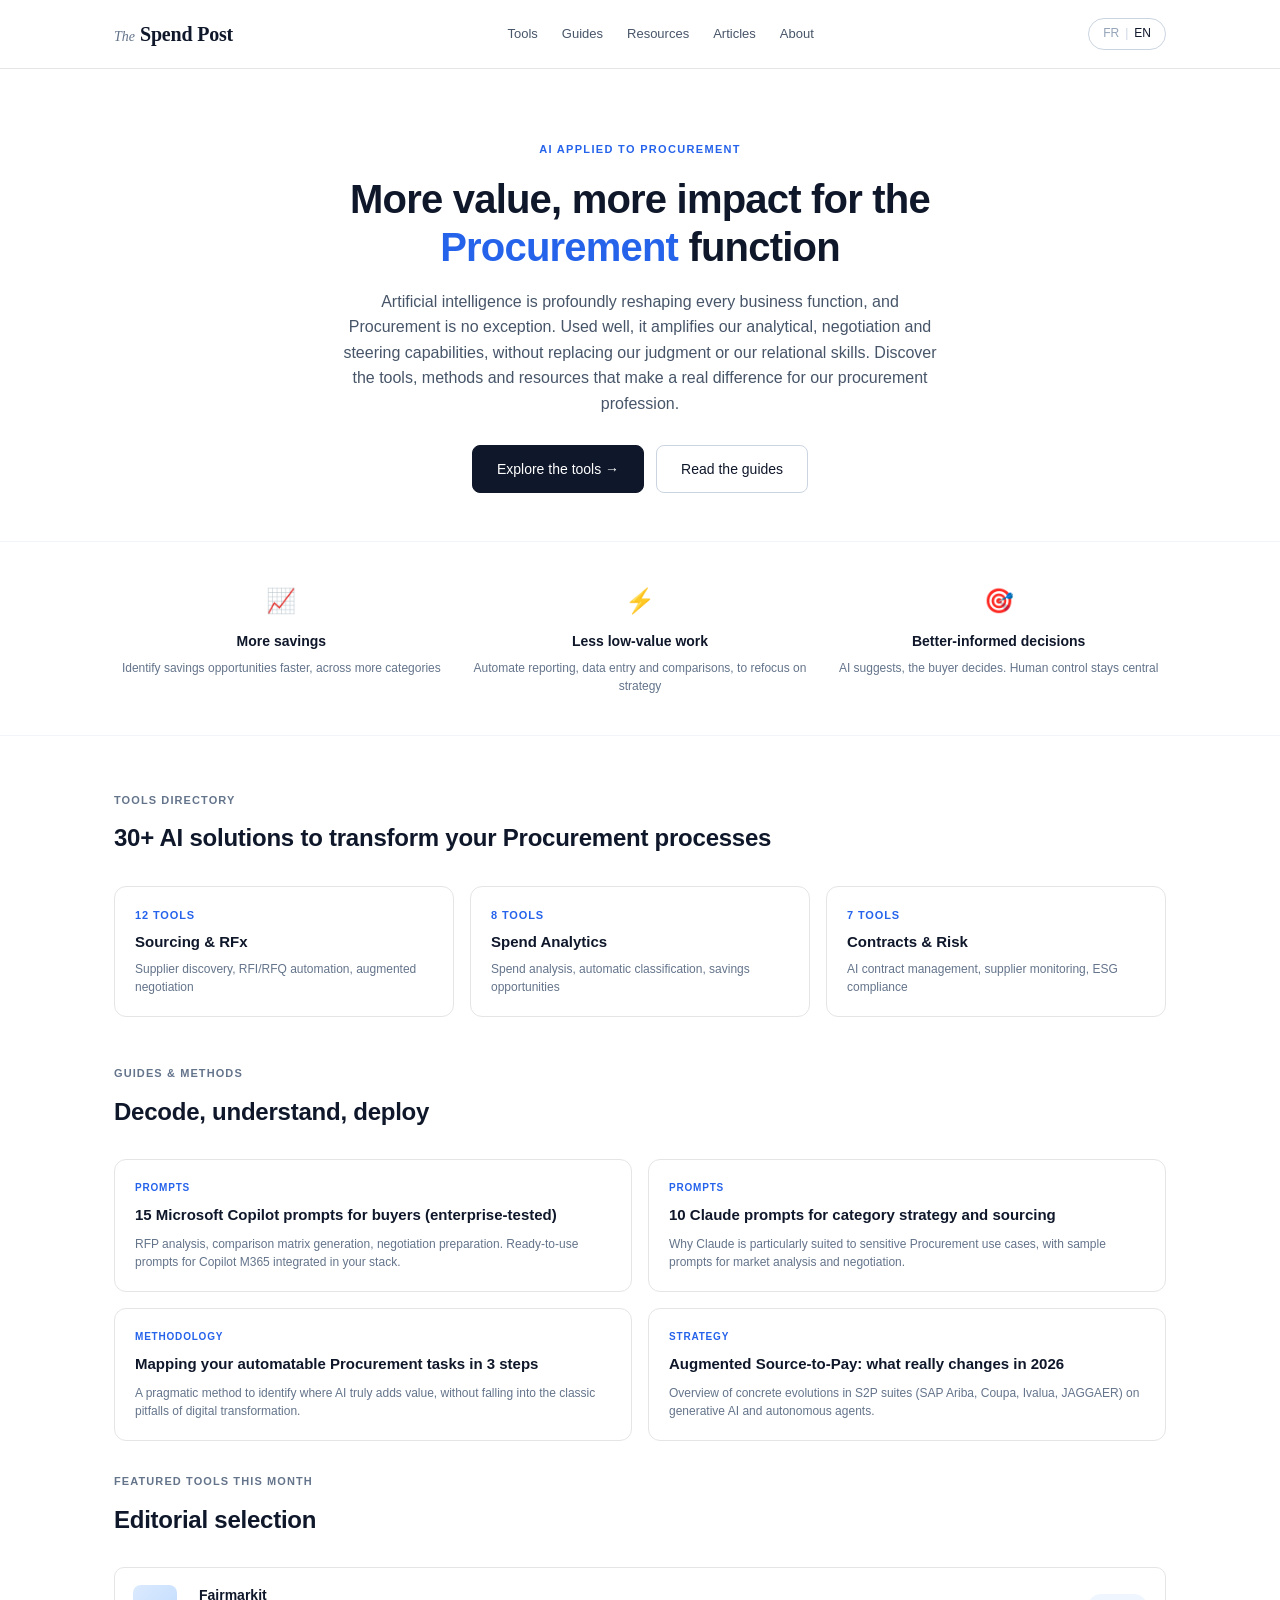
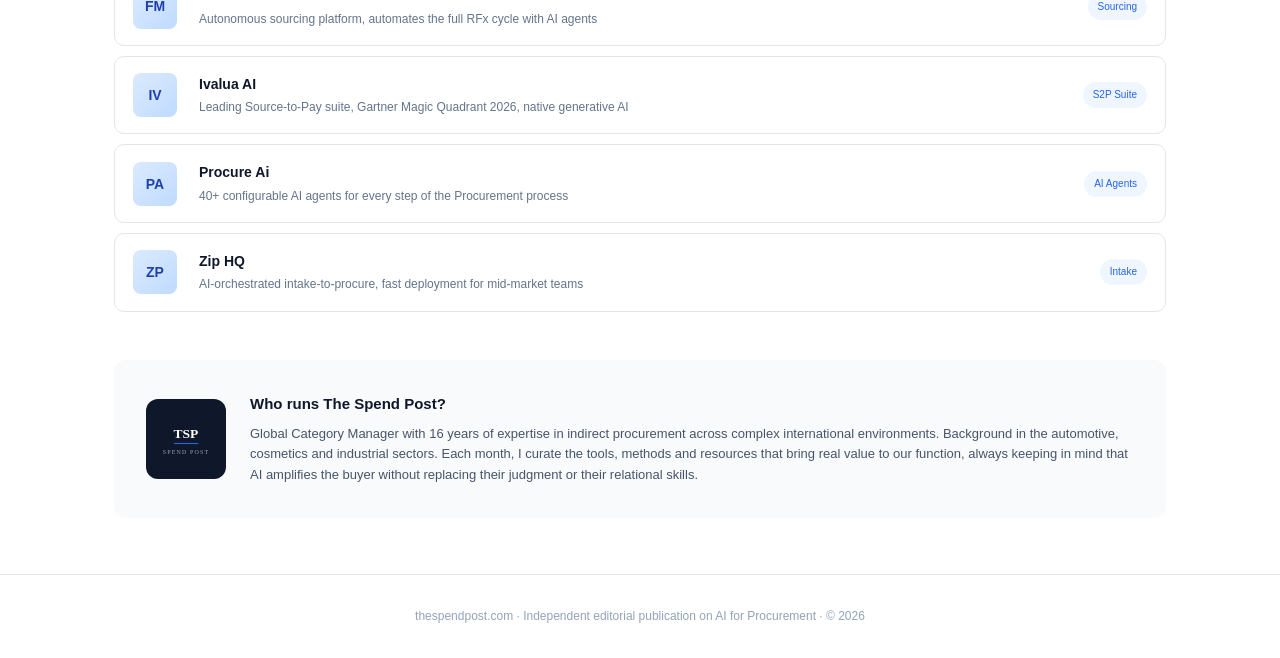
<file: index.html>
<!DOCTYPE html>
<html lang="fr">
<head>
  <meta charset="UTF-8">
  <meta name="viewport" content="width=device-width, initial-scale=1.0">
  <title data-fr="The Spend Post | L'IA appliquée aux Achats" data-en="The Spend Post | AI for Procurement">The Spend Post | L'IA appliquée aux Achats</title>
  <meta name="description" data-fr-content="Publication indépendante sur l'IA appliquée aux Achats. Outils, méthodes et ressources sélectionnés par une praticienne avec 16 ans d'expérience procurement internationale." data-en-content="Independent publication on AI for Procurement. Tools, methods and resources curated by a practitioner with 16 years of international procurement experience." content="Publication indépendante sur l'IA appliquée aux Achats. Outils, méthodes et ressources sélectionnés par une praticienne avec 16 ans d'expérience procurement internationale.">
  <link rel="icon" type="image/svg+xml" href="favicon.svg">
  <link rel="stylesheet" href="style.css">
</head>
<body>
  <header class="header">
    <div class="container header-inner">
      <a href="index.html" class="logo-wrap">
        <span class="logo-the">The</span>
        <span class="logo-name">Spend Post</span>
      </a>
      <nav class="nav">
        <a href="outils.html" data-fr="Outils" data-en="Tools">Outils</a>
        <a href="guides.html" data-fr="Guides" data-en="Guides">Guides</a>
        <a href="ressources.html" data-fr="Ressources" data-en="Resources">Ressources</a>
        <a href="articles.html" data-fr="Articles" data-en="Articles">Articles</a>
        <a href="a-propos.html" data-fr="À propos" data-en="About">À propos</a>
      </nav>
      <div class="lang-pill" role="group" aria-label="Language selector"><span class="lang-option" data-lang="fr">FR</span><span class="lang-sep">|</span><span class="lang-option" data-lang="en">EN</span></div>
    </div>
  </header>

  <main>
    <section class="hero">
      <div class="container">
        <div class="hero-eyebrow" data-fr="L'IA appliquée aux Achats" data-en="AI applied to Procurement">L'IA appliquée aux Achats</div>
        <h1 data-fr="Plus de valeur, plus d'impact pour la fonction &lt;span&gt;Achats&lt;/span&gt;" data-en="More value, more impact for the &lt;span&gt;Procurement&lt;/span&gt; function" data-html>Plus de valeur, plus d'impact pour la fonction <span>Achats</span></h1>
        <p class="hero-sub" data-fr="L'intelligence artificielle redéfinit en profondeur les métiers du business, et la fonction Achats n'y échappe pas. Bien utilisée, elle augmente notre capacité d'analyse, de négociation et de pilotage, sans remplacer notre jugement, ni nos qualités relationnelles. Découvrez les outils, méthodes et ressources qui font vraiment la différence pour notre métier de procurement." data-en="Artificial intelligence is profoundly reshaping every business function, and Procurement is no exception. Used well, it amplifies our analytical, negotiation and steering capabilities, without replacing our judgment or our relational skills. Discover the tools, methods and resources that make a real difference for our procurement profession.">L'intelligence artificielle redéfinit en profondeur les métiers du business, et la fonction Achats n'y échappe pas. Bien utilisée, elle augmente notre capacité d'analyse, de négociation et de pilotage, sans remplacer notre jugement, ni nos qualités relationnelles. Découvrez les outils, méthodes et ressources qui font vraiment la différence pour notre métier de procurement.</p>
        <div class="hero-cta">
          <a href="outils.html" class="btn-primary" data-fr="Explorer les outils →" data-en="Explore the tools →">Explorer les outils →</a>
          <a href="guides.html" class="btn-secondary" data-fr="Lire les guides" data-en="Read the guides">Lire les guides</a>
        </div>
      </div>
    </section>

    <section class="values">
      <div class="container values-grid">
        <div class="value-item">
          <div class="value-icon">📈</div>
          <div class="value-title" data-fr="Plus de savings" data-en="More savings">Plus de savings</div>
          <div class="value-desc" data-fr="Identifier les opportunités d'économies plus vite, sur plus de catégories" data-en="Identify savings opportunities faster, across more categories">Identifier les opportunités d'économies plus vite, sur plus de catégories</div>
        </div>
        <div class="value-item">
          <div class="value-icon">⚡</div>
          <div class="value-title" data-fr="Moins de tâches sans valeur" data-en="Less low-value work">Moins de tâches sans valeur</div>
          <div class="value-desc" data-fr="Automatiser le reporting, la saisie et les comparatifs, pour se recentrer sur la stratégie" data-en="Automate reporting, data entry and comparisons, to refocus on strategy">Automatiser le reporting, la saisie et les comparatifs, pour se recentrer sur la stratégie</div>
        </div>
        <div class="value-item">
          <div class="value-icon">🎯</div>
          <div class="value-title" data-fr="Décisions mieux éclairées" data-en="Better-informed decisions">Décisions mieux éclairées</div>
          <div class="value-desc" data-fr="L'IA propose, l'acheteur décide. Le contrôle humain reste central" data-en="AI suggests, the buyer decides. Human control stays central">L'IA propose, l'acheteur décide. Le contrôle humain reste central</div>
        </div>
      </div>
    </section>

    <section class="sections">
      <div class="container">
        <div class="section-label" data-fr="Annuaire d'outils" data-en="Tools directory">Annuaire d'outils</div>
        <h2 class="section-title" data-fr="30+ solutions IA pour transformer vos processus Achats" data-en="30+ AI solutions to transform your Procurement processes">30+ solutions IA pour transformer vos processus Achats</h2>

        <div class="cat-grid">
          <a href="outils.html#sourcing" class="cat-card">
            <div class="cat-count" data-fr="12 outils" data-en="12 tools">12 outils</div>
            <div class="cat-name" data-fr="Sourcing &amp; RFx" data-en="Sourcing &amp; RFx">Sourcing &amp; RFx</div>
            <div class="cat-desc" data-fr="Découverte fournisseurs, automatisation RFI/RFQ, négociation augmentée" data-en="Supplier discovery, RFI/RFQ automation, augmented negotiation">Découverte fournisseurs, automatisation RFI/RFQ, négociation augmentée</div>
          </a>
          <a href="outils.html#analytics" class="cat-card">
            <div class="cat-count" data-fr="8 outils" data-en="8 tools">8 outils</div>
            <div class="cat-name" data-fr="Spend Analytics" data-en="Spend Analytics">Spend Analytics</div>
            <div class="cat-desc" data-fr="Analyse de dépenses, classification automatique, opportunités d'économies" data-en="Spend analysis, automatic classification, savings opportunities">Analyse de dépenses, classification automatique, opportunités d'économies</div>
          </a>
          <a href="outils.html#contracts" class="cat-card">
            <div class="cat-count" data-fr="7 outils" data-en="7 tools">7 outils</div>
            <div class="cat-name" data-fr="Contracts &amp; Risk" data-en="Contracts &amp; Risk">Contracts &amp; Risk</div>
            <div class="cat-desc" data-fr="Gestion contrats IA, monitoring fournisseurs, conformité ESG" data-en="AI contract management, supplier monitoring, ESG compliance">Gestion contrats IA, monitoring fournisseurs, conformité ESG</div>
          </a>
        </div>

        <div class="section-label" data-fr="Guides &amp; Méthodes" data-en="Guides &amp; Methods">Guides &amp; Méthodes</div>
        <h2 class="section-title" data-fr="Décrypter, comprendre, déployer" data-en="Decode, understand, deploy">Décrypter, comprendre, déployer</h2>

        <div class="articles-grid">
          <a href="articles/prompts-copilot.html" class="article-card">
            <div class="article-cat" data-fr="Prompts" data-en="Prompts">Prompts</div>
            <div class="article-title" data-fr="15 prompts Microsoft Copilot pour les acheteurs (testés en entreprise)" data-en="15 Microsoft Copilot prompts for buyers (enterprise-tested)">15 prompts Microsoft Copilot pour les acheteurs (testés en entreprise)</div>
            <div class="article-excerpt" data-fr="Analyse de RFP, génération de matrices comparatives, préparation de négociations. Des prompts directement utilisables dans Copilot M365 intégré à votre stack." data-en="RFP analysis, comparison matrix generation, negotiation preparation. Ready-to-use prompts for Copilot M365 integrated in your stack.">Analyse de RFP, génération de matrices comparatives, préparation de négociations. Des prompts directement utilisables dans Copilot M365 intégré à votre stack.</div>
          </a>
          <a href="articles/prompts-claude.html" class="article-card">
            <div class="article-cat" data-fr="Prompts" data-en="Prompts">Prompts</div>
            <div class="article-title" data-fr="10 prompts Claude pour la stratégie catégorie et le sourcing" data-en="10 Claude prompts for category strategy and sourcing">10 prompts Claude pour la stratégie catégorie et le sourcing</div>
            <div class="article-excerpt" data-fr="Pourquoi Claude convient particulièrement aux usages Achats sensibles, avec exemples de prompts pour analyse marché et négociation." data-en="Why Claude is particularly suited to sensitive Procurement use cases, with sample prompts for market analysis and negotiation.">Pourquoi Claude convient particulièrement aux usages Achats sensibles, avec exemples de prompts pour analyse marché et négociation.</div>
          </a>
          <a href="articles/cartographier-taches.html" class="article-card">
            <div class="article-cat" data-fr="Méthodologie" data-en="Methodology">Méthodologie</div>
            <div class="article-title" data-fr="Cartographier ses tâches Achats automatisables en 3 étapes" data-en="Mapping your automatable Procurement tasks in 3 steps">Cartographier ses tâches Achats automatisables en 3 étapes</div>
            <div class="article-excerpt" data-fr="Une méthode pragmatique pour identifier où l'IA apporte vraiment de la valeur, sans tomber dans les pièges classiques de la transformation digitale." data-en="A pragmatic method to identify where AI truly adds value, without falling into the classic pitfalls of digital transformation.">Une méthode pragmatique pour identifier où l'IA apporte vraiment de la valeur, sans tomber dans les pièges classiques de la transformation digitale.</div>
          </a>
          <a href="articles/s2p-2026.html" class="article-card">
            <div class="article-cat" data-fr="Stratégie" data-en="Strategy">Stratégie</div>
            <div class="article-title" data-fr="Source-to-Pay augmenté : ce qui change vraiment en 2026" data-en="Augmented Source-to-Pay: what really changes in 2026">Source-to-Pay augmenté : ce qui change vraiment en 2026</div>
            <div class="article-excerpt" data-fr="Tour d'horizon des évolutions concrètes des suites S2P (SAP Ariba, Coupa, Ivalua, JAGGAER) côté IA générative et agents autonomes." data-en="Overview of concrete evolutions in S2P suites (SAP Ariba, Coupa, Ivalua, JAGGAER) on generative AI and autonomous agents.">Tour d'horizon des évolutions concrètes des suites S2P (SAP Ariba, Coupa, Ivalua, JAGGAER) côté IA générative et agents autonomes.</div>
          </a>
        </div>
      </div>
    </section>

    <section class="sections" style="padding-top: 16px;">
      <div class="container">
        <div class="section-label" data-fr="Outils phares ce mois-ci" data-en="Featured tools this month">Outils phares ce mois-ci</div>
        <h2 class="section-title" data-fr="Sélection éditoriale" data-en="Editorial selection">Sélection éditoriale</h2>

        <div class="tools-list">
          <a href="outils.html#fairmarkit" class="tool">
            <div class="tool-logo">FM</div>
            <div>
              <div class="tool-name">Fairmarkit</div>
              <div class="tool-desc" data-fr="Plateforme de sourcing autonome, automatise le cycle RFx complet avec des agents IA" data-en="Autonomous sourcing platform, automates the full RFx cycle with AI agents">Plateforme de sourcing autonome, automatise le cycle RFx complet avec des agents IA</div>
            </div>
            <div class="tool-tag" data-fr="Sourcing" data-en="Sourcing">Sourcing</div>
          </a>
          <a href="outils.html#ivalua" class="tool">
            <div class="tool-logo">IV</div>
            <div>
              <div class="tool-name">Ivalua AI</div>
              <div class="tool-desc" data-fr="Suite Source-to-Pay leader, Gartner Magic Quadrant 2026, IA générative native" data-en="Leading Source-to-Pay suite, Gartner Magic Quadrant 2026, native generative AI">Suite Source-to-Pay leader, Gartner Magic Quadrant 2026, IA générative native</div>
            </div>
            <div class="tool-tag" data-fr="Suite S2P" data-en="S2P Suite">Suite S2P</div>
          </a>
          <a href="outils.html#procureai" class="tool">
            <div class="tool-logo">PA</div>
            <div>
              <div class="tool-name">Procure Ai</div>
              <div class="tool-desc" data-fr="40+ agents IA configurables pour chaque étape du processus Achats" data-en="40+ configurable AI agents for every step of the Procurement process">40+ agents IA configurables pour chaque étape du processus Achats</div>
            </div>
            <div class="tool-tag" data-fr="Agents IA" data-en="AI Agents">Agents IA</div>
          </a>
          <a href="outils.html#zip" class="tool">
            <div class="tool-logo">ZP</div>
            <div>
              <div class="tool-name">Zip HQ</div>
              <div class="tool-desc" data-fr="Intake-to-procure orchestré par IA, déploiement rapide pour les équipes mid-market" data-en="AI-orchestrated intake-to-procure, fast deployment for mid-market teams">Intake-to-procure orchestré par IA, déploiement rapide pour les équipes mid-market</div>
            </div>
            <div class="tool-tag" data-fr="Intake" data-en="Intake">Intake</div>
          </a>
        </div>
      </div>
    </section>

    <section class="container">
      <div class="about">
        <div class="about-avatar">
          <svg width="48" height="48" viewBox="0 0 64 64" fill="none">
            <text x="32" y="30" font-family="Georgia, serif" font-size="18" font-weight="700" fill="#ffffff" text-anchor="middle">TSP</text>
            <line x1="16" y1="38" x2="48" y2="38" stroke="#2563eb" stroke-width="1.5"/>
            <text x="32" y="52" font-family="Georgia, serif" font-size="8" fill="#94a3b8" text-anchor="middle" letter-spacing="1.5">SPEND POST</text>
          </svg>
        </div>
        <div>
          <div class="about-title" data-fr="Qui anime The Spend Post ?" data-en="Who runs The Spend Post?">Qui anime The Spend Post ?</div>
          <div class="about-text" data-fr="Global Category Manager avec 16 ans d'expertise en achats indirects dans des environnements internationaux complexes. Parcours dans les industries automobile, cosmétique et industrielle. Je décrypte chaque mois les outils, méthodes et ressources qui apportent une vraie valeur à notre fonction, en gardant toujours en tête que l'IA augmente l'acheteur sans remplacer son jugement ni ses qualités relationnelles." data-en="Global Category Manager with 16 years of expertise in indirect procurement across complex international environments. Background in the automotive, cosmetics and industrial sectors. Each month, I curate the tools, methods and resources that bring real value to our function, always keeping in mind that AI amplifies the buyer without replacing their judgment or their relational skills.">Global Category Manager avec 16 ans d'expertise en achats indirects dans des environnements internationaux complexes. Parcours dans les industries automobile, cosmétique et industrielle. Je décrypte chaque mois les outils, méthodes et ressources qui apportent une vraie valeur à notre fonction, en gardant toujours en tête que l'IA augmente l'acheteur sans remplacer son jugement ni ses qualités relationnelles.</div>
        </div>
      </div>
    </section>
  </main>

  <footer class="footer">
    <div class="container">
      <span data-fr="thespendpost.com · Veille éditoriale indépendante sur l'IA appliquée aux Achats · © 2026" data-en="thespendpost.com · Independent editorial publication on AI for Procurement · © 2026">thespendpost.com · Veille éditoriale indépendante sur l'IA appliquée aux Achats · © 2026</span>
    </div>
  </footer>

  <script src="script.js"></script>
</body>
</html>
</file>
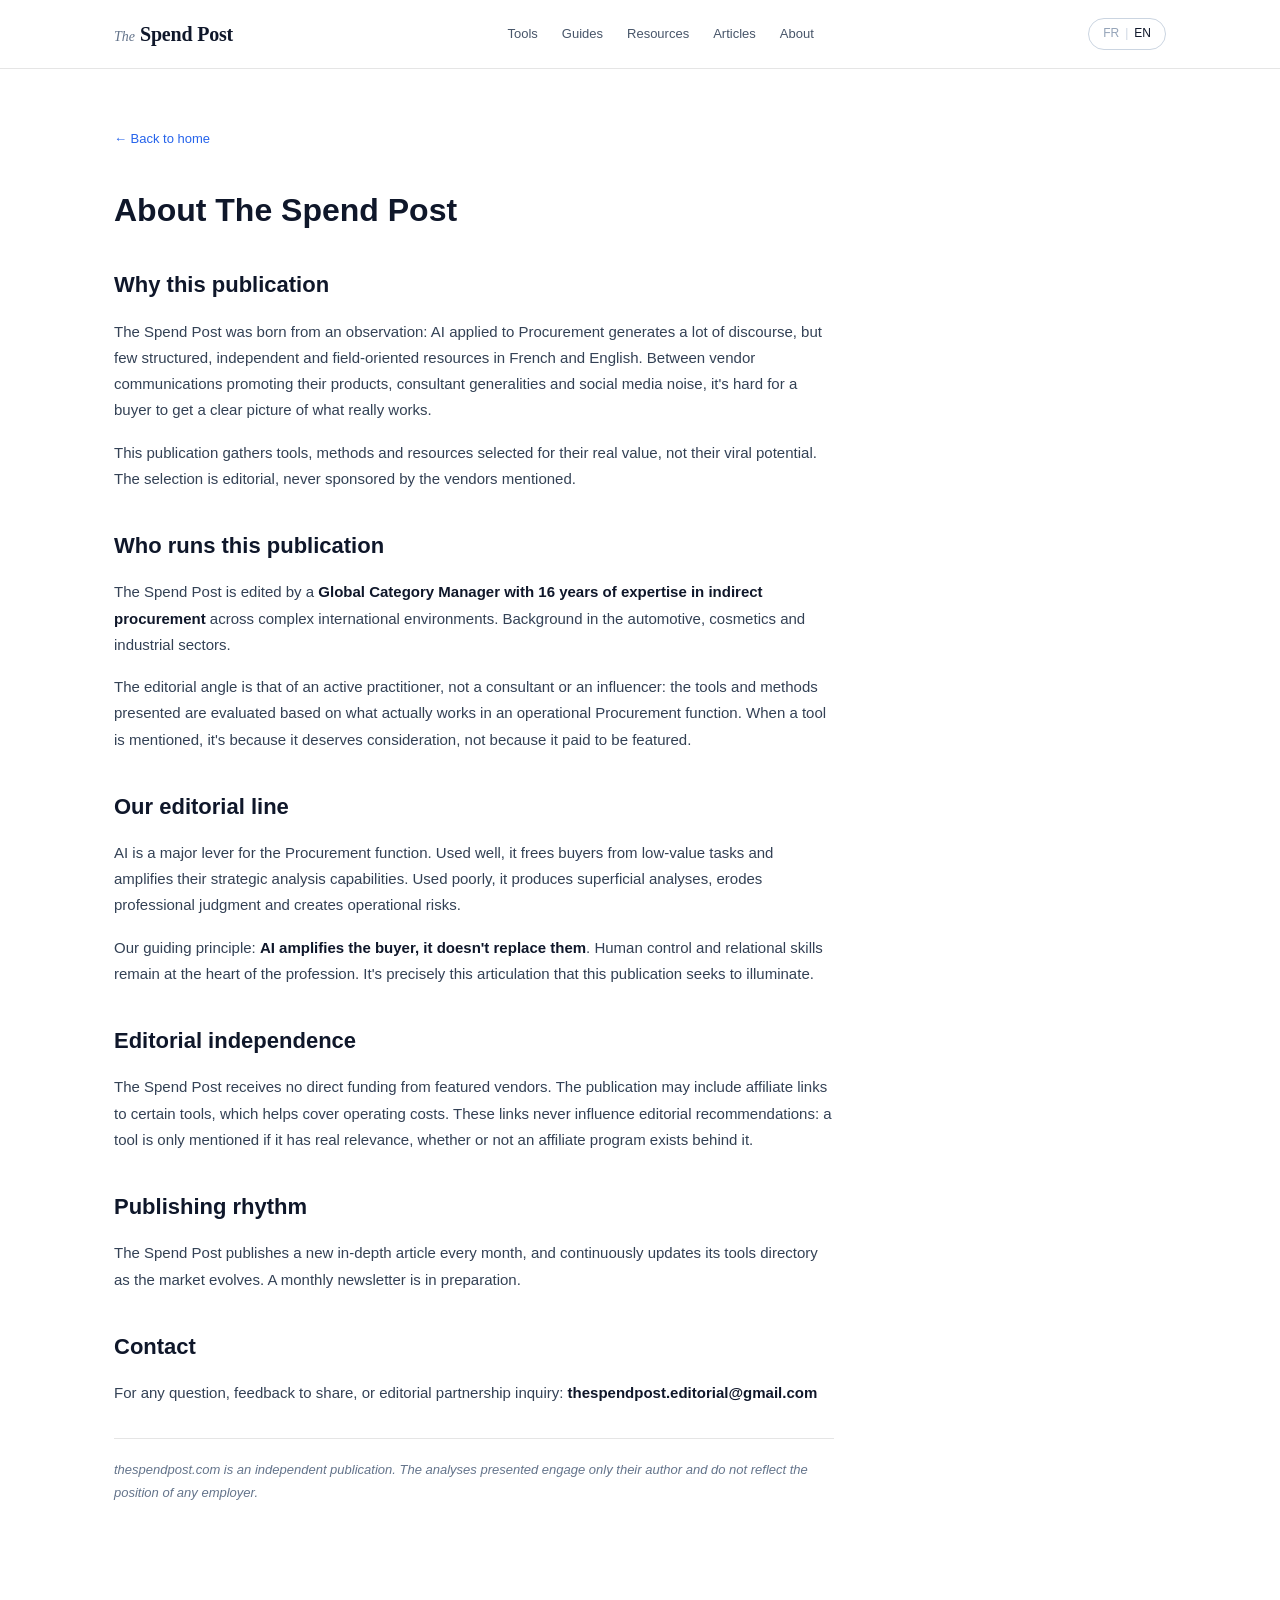
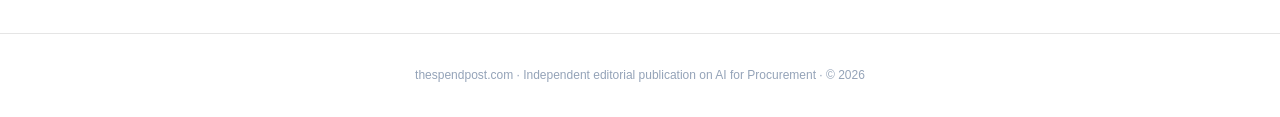
<file: a-propos.html>
<!DOCTYPE html>
<html lang="fr">
<head>
  <meta charset="UTF-8">
  <meta name="viewport" content="width=device-width, initial-scale=1.0">
  <title data-fr="À propos | The Spend Post" data-en="About | The Spend Post">À propos | The Spend Post</title>
  <meta name="description" data-fr-content="The Spend Post est une veille éditoriale indépendante sur l'IA appliquée aux Achats, animée par une Global Category Manager avec 16 ans d'expérience." data-en-content="The Spend Post is an independent editorial publication on AI for Procurement, run by a Global Category Manager with 16 years of experience." content="The Spend Post est une veille éditoriale indépendante sur l'IA appliquée aux Achats, animée par une Global Category Manager avec 16 ans d'expérience.">
  <link rel="icon" type="image/svg+xml" href="favicon.svg">
  <link rel="stylesheet" href="style.css">
</head>
<body>
  <header class="header">
    <div class="container header-inner">
      <a href="index.html" class="logo-wrap">
        <span class="logo-the">The</span>
        <span class="logo-name">Spend Post</span>
      </a>
      <nav class="nav">
        <a href="outils.html" data-fr="Outils" data-en="Tools">Outils</a>
        <a href="guides.html" data-fr="Guides" data-en="Guides">Guides</a>
        <a href="ressources.html" data-fr="Ressources" data-en="Resources">Ressources</a>
        <a href="articles.html" data-fr="Articles" data-en="Articles">Articles</a>
        <a href="a-propos.html" data-fr="À propos" data-en="About">À propos</a>
      </nav>
      <div class="lang-pill" role="group" aria-label="Language selector"><span class="lang-option" data-lang="fr">FR</span><span class="lang-sep">|</span><span class="lang-option" data-lang="en">EN</span></div>
    </div>
  </header>

  <main class="article-page">
    <div class="container">
      <a href="index.html" class="back-link" data-fr="← Retour à l'accueil" data-en="← Back to home">← Retour à l'accueil</a>
      <h1 data-fr="À propos de The Spend Post" data-en="About The Spend Post">À propos de The Spend Post</h1>

      <h2 data-fr="Pourquoi cette publication" data-en="Why this publication">Pourquoi cette publication</h2>
      <p data-fr="The Spend Post est né d'un constat : le sujet de l'IA appliquée aux Achats génère beaucoup de discours, mais peu de ressources francophones et anglophones structurées, indépendantes et orientées terrain. Entre les communications éditeurs qui vantent leurs produits, les généralités des consultants et le bruit des réseaux sociaux, il est difficile pour un acheteur de se faire une idée claire de ce qui fonctionne vraiment." data-en="The Spend Post was born from an observation: AI applied to Procurement generates a lot of discourse, but few structured, independent and field-oriented resources in French and English. Between vendor communications promoting their products, consultant generalities and social media noise, it's hard for a buyer to get a clear picture of what really works.">The Spend Post est né d'un constat : le sujet de l'IA appliquée aux Achats génère beaucoup de discours, mais peu de ressources francophones et anglophones structurées, indépendantes et orientées terrain. Entre les communications éditeurs qui vantent leurs produits, les généralités des consultants et le bruit des réseaux sociaux, il est difficile pour un acheteur de se faire une idée claire de ce qui fonctionne vraiment.</p>

      <p data-fr="Cette publication rassemble des outils, méthodes et ressources sélectionnés pour leur valeur réelle, pas pour leur potentiel viral. La sélection est éditoriale, jamais sponsorisée par les éditeurs cités." data-en="This publication gathers tools, methods and resources selected for their real value, not their viral potential. The selection is editorial, never sponsored by the vendors mentioned.">Cette publication rassemble des outils, méthodes et ressources sélectionnés pour leur valeur réelle, pas pour leur potentiel viral. La sélection est éditoriale, jamais sponsorisée par les éditeurs cités.</p>

      <h2 data-fr="Qui anime cette publication" data-en="Who runs this publication">Qui anime cette publication</h2>
      <p data-fr="The Spend Post est édité par une &lt;strong&gt;Global Category Manager avec 16 ans d'expertise en achats indirects&lt;/strong&gt; dans des environnements internationaux complexes. Parcours dans les industries automobile, cosmétique et industrielle." data-en="The Spend Post is edited by a &lt;strong&gt;Global Category Manager with 16 years of expertise in indirect procurement&lt;/strong&gt; across complex international environments. Background in the automotive, cosmetics and industrial sectors." data-html>The Spend Post est édité par une <strong>Global Category Manager avec 16 ans d'expertise en achats indirects</strong> dans des environnements internationaux complexes. Parcours dans les industries automobile, cosmétique et industrielle.</p>

      <p data-fr="L'angle éditorial est celui d'une praticienne en poste, pas d'une consultante ou d'une influenceuse : les outils et méthodes présentés sont évalués à l'aune de ce qui fonctionne réellement dans une fonction Achats opérationnelle. Quand un outil est mentionné, c'est qu'il mérite considération, pas parce qu'il a payé pour y figurer." data-en="The editorial angle is that of an active practitioner, not a consultant or an influencer: the tools and methods presented are evaluated based on what actually works in an operational Procurement function. When a tool is mentioned, it's because it deserves consideration, not because it paid to be featured.">L'angle éditorial est celui d'une praticienne en poste, pas d'une consultante ou d'une influenceuse : les outils et méthodes présentés sont évalués à l'aune de ce qui fonctionne réellement dans une fonction Achats opérationnelle. Quand un outil est mentionné, c'est qu'il mérite considération, pas parce qu'il a payé pour y figurer.</p>

      <h2 data-fr="Notre ligne éditoriale" data-en="Our editorial line">Notre ligne éditoriale</h2>
      <p data-fr="L'IA est un levier majeur pour la fonction Achats. Bien utilisée, elle libère les acheteurs des tâches à faible valeur ajoutée et amplifie leur capacité d'analyse stratégique. Mal utilisée, elle produit des analyses superficielles, érode le jugement professionnel et crée des risques opérationnels." data-en="AI is a major lever for the Procurement function. Used well, it frees buyers from low-value tasks and amplifies their strategic analysis capabilities. Used poorly, it produces superficial analyses, erodes professional judgment and creates operational risks.">L'IA est un levier majeur pour la fonction Achats. Bien utilisée, elle libère les acheteurs des tâches à faible valeur ajoutée et amplifie leur capacité d'analyse stratégique. Mal utilisée, elle produit des analyses superficielles, érode le jugement professionnel et crée des risques opérationnels.</p>

      <p data-fr="Notre fil rouge : &lt;strong&gt;l'IA augmente l'acheteur, elle ne le remplace pas&lt;/strong&gt;. Le contrôle humain et les qualités relationnelles restent au cœur du métier. C'est précisément cette articulation que cette publication cherche à éclairer." data-en="Our guiding principle: &lt;strong&gt;AI amplifies the buyer, it doesn't replace them&lt;/strong&gt;. Human control and relational skills remain at the heart of the profession. It's precisely this articulation that this publication seeks to illuminate." data-html>Notre fil rouge : <strong>l'IA augmente l'acheteur, elle ne le remplace pas</strong>. Le contrôle humain et les qualités relationnelles restent au cœur du métier. C'est précisément cette articulation que cette publication cherche à éclairer.</p>

      <h2 data-fr="Indépendance éditoriale" data-en="Editorial independence">Indépendance éditoriale</h2>
      <p data-fr="The Spend Post ne reçoit aucun financement direct des éditeurs présentés. La publication peut intégrer des liens d'affiliation vers certains outils, ce qui permet de couvrir les frais de fonctionnement. Ces liens ne conditionnent jamais les recommandations éditoriales : un outil n'est mentionné que s'il a une réelle pertinence, qu'il y ait ou non un programme d'affiliation derrière." data-en="The Spend Post receives no direct funding from featured vendors. The publication may include affiliate links to certain tools, which helps cover operating costs. These links never influence editorial recommendations: a tool is only mentioned if it has real relevance, whether or not an affiliate program exists behind it.">The Spend Post ne reçoit aucun financement direct des éditeurs présentés. La publication peut intégrer des liens d'affiliation vers certains outils, ce qui permet de couvrir les frais de fonctionnement. Ces liens ne conditionnent jamais les recommandations éditoriales : un outil n'est mentionné que s'il a une réelle pertinence, qu'il y ait ou non un programme d'affiliation derrière.</p>

      <h2 data-fr="Rythme de publication" data-en="Publishing rhythm">Rythme de publication</h2>
      <p data-fr="The Spend Post publie un nouvel article de fond chaque mois, et met à jour son annuaire d'outils en continu au fil des évolutions du marché. Une newsletter mensuelle est en préparation." data-en="The Spend Post publishes a new in-depth article every month, and continuously updates its tools directory as the market evolves. A monthly newsletter is in preparation.">The Spend Post publie un nouvel article de fond chaque mois, et met à jour son annuaire d'outils en continu au fil des évolutions du marché. Une newsletter mensuelle est en préparation.</p>

      <h2 data-fr="Contact" data-en="Contact">Contact</h2>
      <p data-fr="Pour toute question, retour d'expérience à partager, ou demande de partenariat éditorial : &lt;strong&gt;thespendpost.editorial@gmail.com&lt;/strong&gt;" data-en="For any question, feedback to share, or editorial partnership inquiry: &lt;strong&gt;thespendpost.editorial@gmail.com&lt;/strong&gt;" data-html>Pour toute question, retour d'expérience à partager, ou demande de partenariat éditorial : <strong>thespendpost.editorial@gmail.com</strong></p>

      <p style="font-size:13px;color:#64748b;font-style:italic;border-top:1px solid #e5e5e5;padding-top:20px;margin-top:32px;" data-fr="thespendpost.com est une publication indépendante. Les analyses présentées n'engagent que leur autrice et ne reflètent pas la position de quelque employeur que ce soit." data-en="thespendpost.com is an independent publication. The analyses presented engage only their author and do not reflect the position of any employer.">thespendpost.com est une publication indépendante. Les analyses présentées n'engagent que leur autrice et ne reflètent pas la position de quelque employeur que ce soit.</p>

    </div>
  </main>

  <footer class="footer">
    <div class="container">
      <span data-fr="thespendpost.com · Veille éditoriale indépendante sur l'IA appliquée aux Achats · © 2026" data-en="thespendpost.com · Independent editorial publication on AI for Procurement · © 2026">thespendpost.com · Veille éditoriale indépendante sur l'IA appliquée aux Achats · © 2026</span>
    </div>
  </footer>

  <script src="script.js"></script>
</body>
</html>
</file>
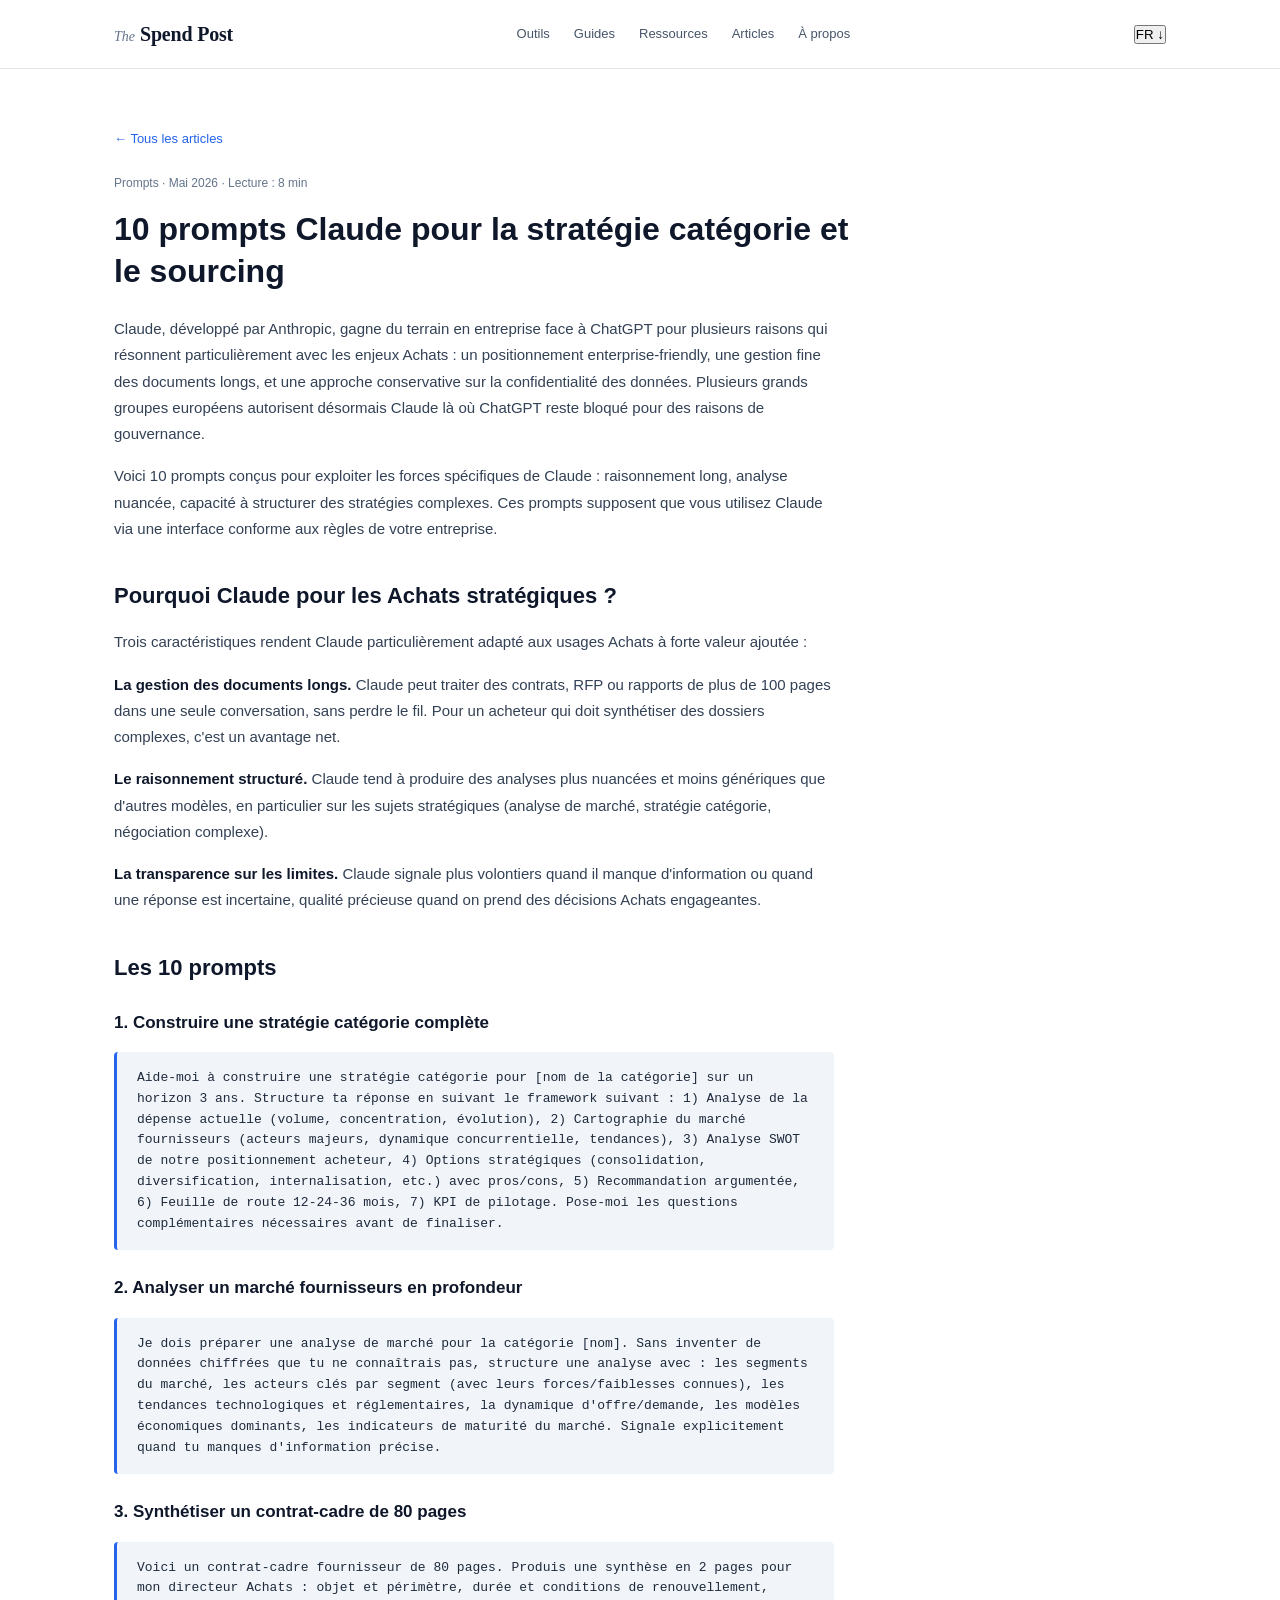
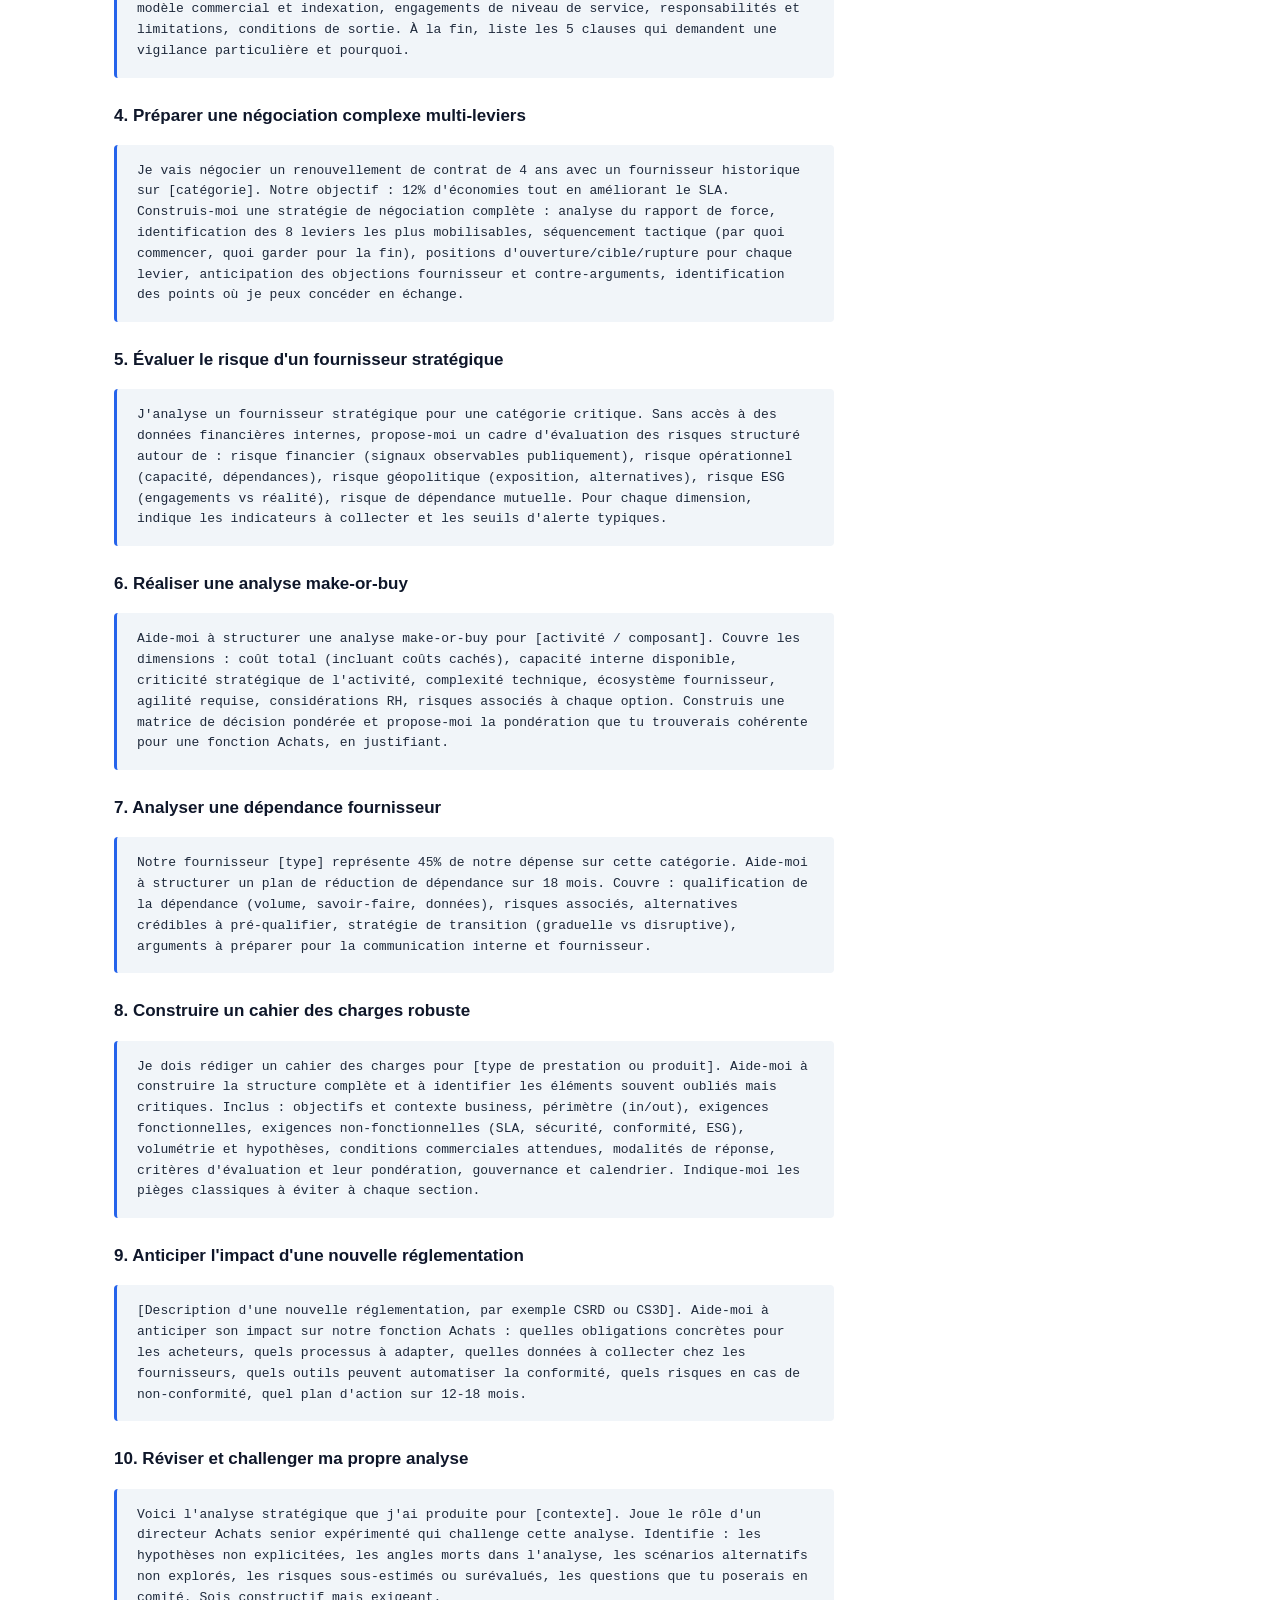
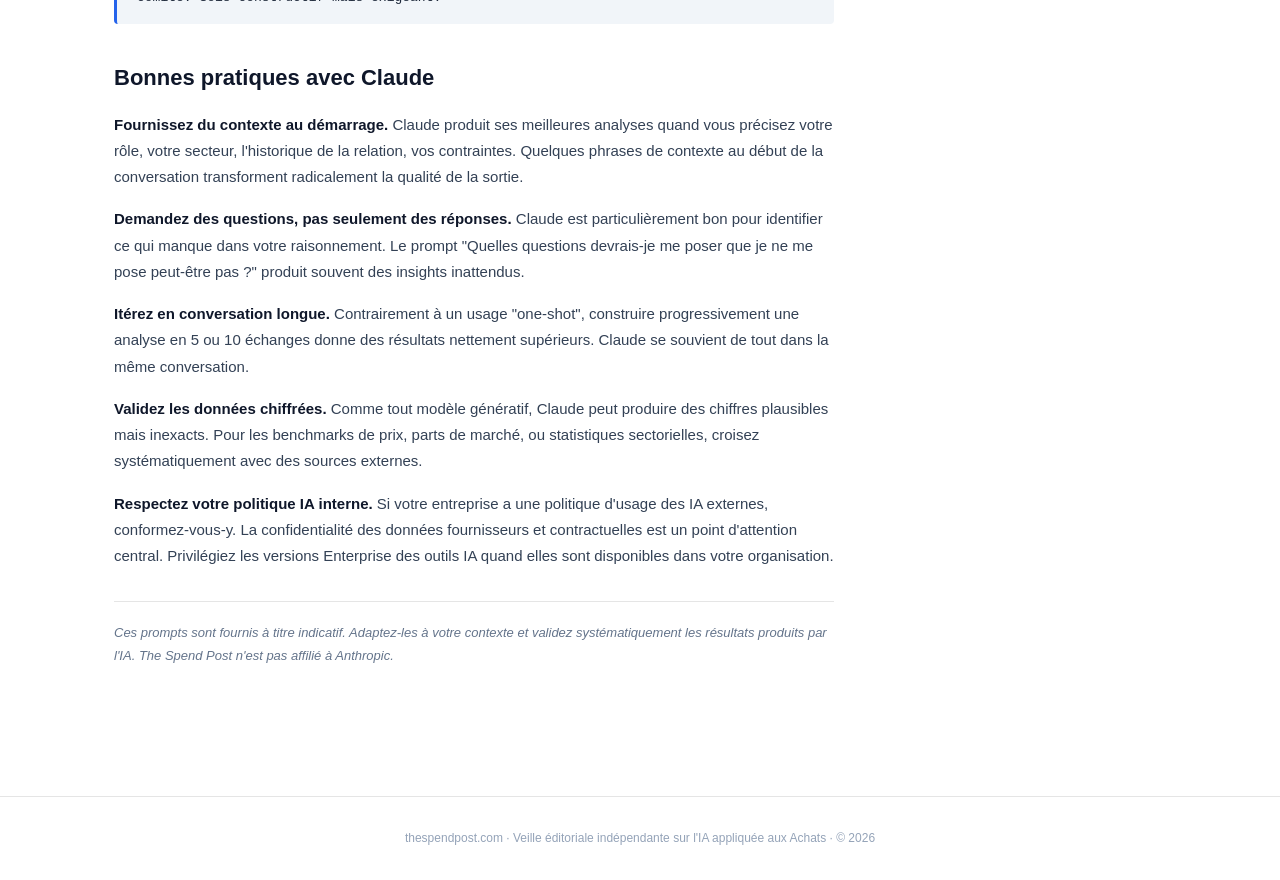
<file: audit-spend-ia.html>
<!DOCTYPE html>
<html lang="fr">
<head>
  <meta charset="UTF-8">
  <meta name="viewport" content="width=device-width, initial-scale=1.0">
  <title>10 prompts Claude pour la stratégie catégorie et le sourcing &#124; The Spend Post</title>
  <meta name="description" content="10 prompts Claude pour l'analyse stratégique en Achats : analyse marché, stratégie catégorie, négociation. Pourquoi Claude est particulièrement adapté.">
  <link rel="icon" type="image/svg+xml" href="../favicon.svg">
  <link rel="stylesheet" href="../style.css">
</head>
<body>
  <header class="header">
    <div class="container header-inner">
      <a href="../index.html" class="logo-wrap">
        <span class="logo-the">The</span>
        <span class="logo-name">Spend Post</span>
      </a>
      <nav class="nav">
        <a href="../outils.html">Outils</a>
        <a href="../guides.html">Guides</a>
        <a href="../ressources.html">Ressources</a>
        <a href="../articles.html">Articles</a>
        <a href="../a-propos.html">À propos</a>
      </nav>
      <button class="lang-toggle" onclick="toggleLang()">FR ↓</button>
    </div>
  </header>

  <main class="article-page">
    <div class="container">
      <a href="../articles.html" class="back-link">← Tous les articles</a>
      <div class="article-meta">Prompts · Mai 2026 · Lecture : 8 min</div>
      <h1>10 prompts Claude pour la stratégie catégorie et le sourcing</h1>

      <p>Claude, développé par Anthropic, gagne du terrain en entreprise face à ChatGPT pour plusieurs raisons qui résonnent particulièrement avec les enjeux Achats : un positionnement enterprise-friendly, une gestion fine des documents longs, et une approche conservative sur la confidentialité des données. Plusieurs grands groupes européens autorisent désormais Claude là où ChatGPT reste bloqué pour des raisons de gouvernance.</p>

      <p>Voici 10 prompts conçus pour exploiter les forces spécifiques de Claude : raisonnement long, analyse nuancée, capacité à structurer des stratégies complexes. Ces prompts supposent que vous utilisez Claude via une interface conforme aux règles de votre entreprise.</p>

      <h2>Pourquoi Claude pour les Achats stratégiques ?</h2>

      <p>Trois caractéristiques rendent Claude particulièrement adapté aux usages Achats à forte valeur ajoutée :</p>

      <p><strong>La gestion des documents longs.</strong> Claude peut traiter des contrats, RFP ou rapports de plus de 100 pages dans une seule conversation, sans perdre le fil. Pour un acheteur qui doit synthétiser des dossiers complexes, c'est un avantage net.</p>

      <p><strong>Le raisonnement structuré.</strong> Claude tend à produire des analyses plus nuancées et moins génériques que d'autres modèles, en particulier sur les sujets stratégiques (analyse de marché, stratégie catégorie, négociation complexe).</p>

      <p><strong>La transparence sur les limites.</strong> Claude signale plus volontiers quand il manque d'information ou quand une réponse est incertaine, qualité précieuse quand on prend des décisions Achats engageantes.</p>

      <h2>Les 10 prompts</h2>

      <h3>1. Construire une stratégie catégorie complète</h3>
      <div class="prompt-box">Aide-moi à construire une stratégie catégorie pour [nom de la catégorie] sur un horizon 3 ans. Structure ta réponse en suivant le framework suivant : 1) Analyse de la dépense actuelle (volume, concentration, évolution), 2) Cartographie du marché fournisseurs (acteurs majeurs, dynamique concurrentielle, tendances), 3) Analyse SWOT de notre positionnement acheteur, 4) Options stratégiques (consolidation, diversification, internalisation, etc.) avec pros/cons, 5) Recommandation argumentée, 6) Feuille de route 12-24-36 mois, 7) KPI de pilotage. Pose-moi les questions complémentaires nécessaires avant de finaliser.</div>

      <h3>2. Analyser un marché fournisseurs en profondeur</h3>
      <div class="prompt-box">Je dois préparer une analyse de marché pour la catégorie [nom]. Sans inventer de données chiffrées que tu ne connaîtrais pas, structure une analyse avec : les segments du marché, les acteurs clés par segment (avec leurs forces/faiblesses connues), les tendances technologiques et réglementaires, la dynamique d'offre/demande, les modèles économiques dominants, les indicateurs de maturité du marché. Signale explicitement quand tu manques d'information précise.</div>

      <h3>3. Synthétiser un contrat-cadre de 80 pages</h3>
      <div class="prompt-box">Voici un contrat-cadre fournisseur de 80 pages. Produis une synthèse en 2 pages pour mon directeur Achats : objet et périmètre, durée et conditions de renouvellement, modèle commercial et indexation, engagements de niveau de service, responsabilités et limitations, conditions de sortie. À la fin, liste les 5 clauses qui demandent une vigilance particulière et pourquoi.</div>

      <h3>4. Préparer une négociation complexe multi-leviers</h3>
      <div class="prompt-box">Je vais négocier un renouvellement de contrat de 4 ans avec un fournisseur historique sur [catégorie]. Notre objectif : 12% d'économies tout en améliorant le SLA. Construis-moi une stratégie de négociation complète : analyse du rapport de force, identification des 8 leviers les plus mobilisables, séquencement tactique (par quoi commencer, quoi garder pour la fin), positions d'ouverture/cible/rupture pour chaque levier, anticipation des objections fournisseur et contre-arguments, identification des points où je peux concéder en échange.</div>

      <h3>5. Évaluer le risque d'un fournisseur stratégique</h3>
      <div class="prompt-box">J'analyse un fournisseur stratégique pour une catégorie critique. Sans accès à des données financières internes, propose-moi un cadre d'évaluation des risques structuré autour de : risque financier (signaux observables publiquement), risque opérationnel (capacité, dépendances), risque géopolitique (exposition, alternatives), risque ESG (engagements vs réalité), risque de dépendance mutuelle. Pour chaque dimension, indique les indicateurs à collecter et les seuils d'alerte typiques.</div>

      <h3>6. Réaliser une analyse make-or-buy</h3>
      <div class="prompt-box">Aide-moi à structurer une analyse make-or-buy pour [activité / composant]. Couvre les dimensions : coût total (incluant coûts cachés), capacité interne disponible, criticité stratégique de l'activité, complexité technique, écosystème fournisseur, agilité requise, considérations RH, risques associés à chaque option. Construis une matrice de décision pondérée et propose-moi la pondération que tu trouverais cohérente pour une fonction Achats, en justifiant.</div>

      <h3>7. Analyser une dépendance fournisseur</h3>
      <div class="prompt-box">Notre fournisseur [type] représente 45% de notre dépense sur cette catégorie. Aide-moi à structurer un plan de réduction de dépendance sur 18 mois. Couvre : qualification de la dépendance (volume, savoir-faire, données), risques associés, alternatives crédibles à pré-qualifier, stratégie de transition (graduelle vs disruptive), arguments à préparer pour la communication interne et fournisseur.</div>

      <h3>8. Construire un cahier des charges robuste</h3>
      <div class="prompt-box">Je dois rédiger un cahier des charges pour [type de prestation ou produit]. Aide-moi à construire la structure complète et à identifier les éléments souvent oubliés mais critiques. Inclus : objectifs et contexte business, périmètre (in/out), exigences fonctionnelles, exigences non-fonctionnelles (SLA, sécurité, conformité, ESG), volumétrie et hypothèses, conditions commerciales attendues, modalités de réponse, critères d'évaluation et leur pondération, gouvernance et calendrier. Indique-moi les pièges classiques à éviter à chaque section.</div>

      <h3>9. Anticiper l'impact d'une nouvelle réglementation</h3>
      <div class="prompt-box">[Description d'une nouvelle réglementation, par exemple CSRD ou CS3D]. Aide-moi à anticiper son impact sur notre fonction Achats : quelles obligations concrètes pour les acheteurs, quels processus à adapter, quelles données à collecter chez les fournisseurs, quels outils peuvent automatiser la conformité, quels risques en cas de non-conformité, quel plan d'action sur 12-18 mois.</div>

      <h3>10. Réviser et challenger ma propre analyse</h3>
      <div class="prompt-box">Voici l'analyse stratégique que j'ai produite pour [contexte]. Joue le rôle d'un directeur Achats senior expérimenté qui challenge cette analyse. Identifie : les hypothèses non explicitées, les angles morts dans l'analyse, les scénarios alternatifs non explorés, les risques sous-estimés ou surévalués, les questions que tu poserais en comité. Sois constructif mais exigeant.</div>

      <h2>Bonnes pratiques avec Claude</h2>

      <p><strong>Fournissez du contexte au démarrage.</strong> Claude produit ses meilleures analyses quand vous précisez votre rôle, votre secteur, l'historique de la relation, vos contraintes. Quelques phrases de contexte au début de la conversation transforment radicalement la qualité de la sortie.</p>

      <p><strong>Demandez des questions, pas seulement des réponses.</strong> Claude est particulièrement bon pour identifier ce qui manque dans votre raisonnement. Le prompt "Quelles questions devrais-je me poser que je ne me pose peut-être pas ?" produit souvent des insights inattendus.</p>

      <p><strong>Itérez en conversation longue.</strong> Contrairement à un usage "one-shot", construire progressivement une analyse en 5 ou 10 échanges donne des résultats nettement supérieurs. Claude se souvient de tout dans la même conversation.</p>

      <p><strong>Validez les données chiffrées.</strong> Comme tout modèle génératif, Claude peut produire des chiffres plausibles mais inexacts. Pour les benchmarks de prix, parts de marché, ou statistiques sectorielles, croisez systématiquement avec des sources externes.</p>

      <p><strong>Respectez votre politique IA interne.</strong> Si votre entreprise a une politique d'usage des IA externes, conformez-vous-y. La confidentialité des données fournisseurs et contractuelles est un point d'attention central. Privilégiez les versions Enterprise des outils IA quand elles sont disponibles dans votre organisation.</p>

      <p style="font-size:13px;color:#64748b;font-style:italic;border-top:1px solid #e5e5e5;padding-top:20px;margin-top:32px;">Ces prompts sont fournis à titre indicatif. Adaptez-les à votre contexte et validez systématiquement les résultats produits par l'IA. The Spend Post n'est pas affilié à Anthropic.</p>

    </div>
  </main>

  <footer class="footer">
    <div class="container">
      thespendpost.com · Veille éditoriale indépendante sur l'IA appliquée aux Achats · © 2026
    </div>
  </footer>

  <script src="../script.js"></script>
</body>
</html>
</file>
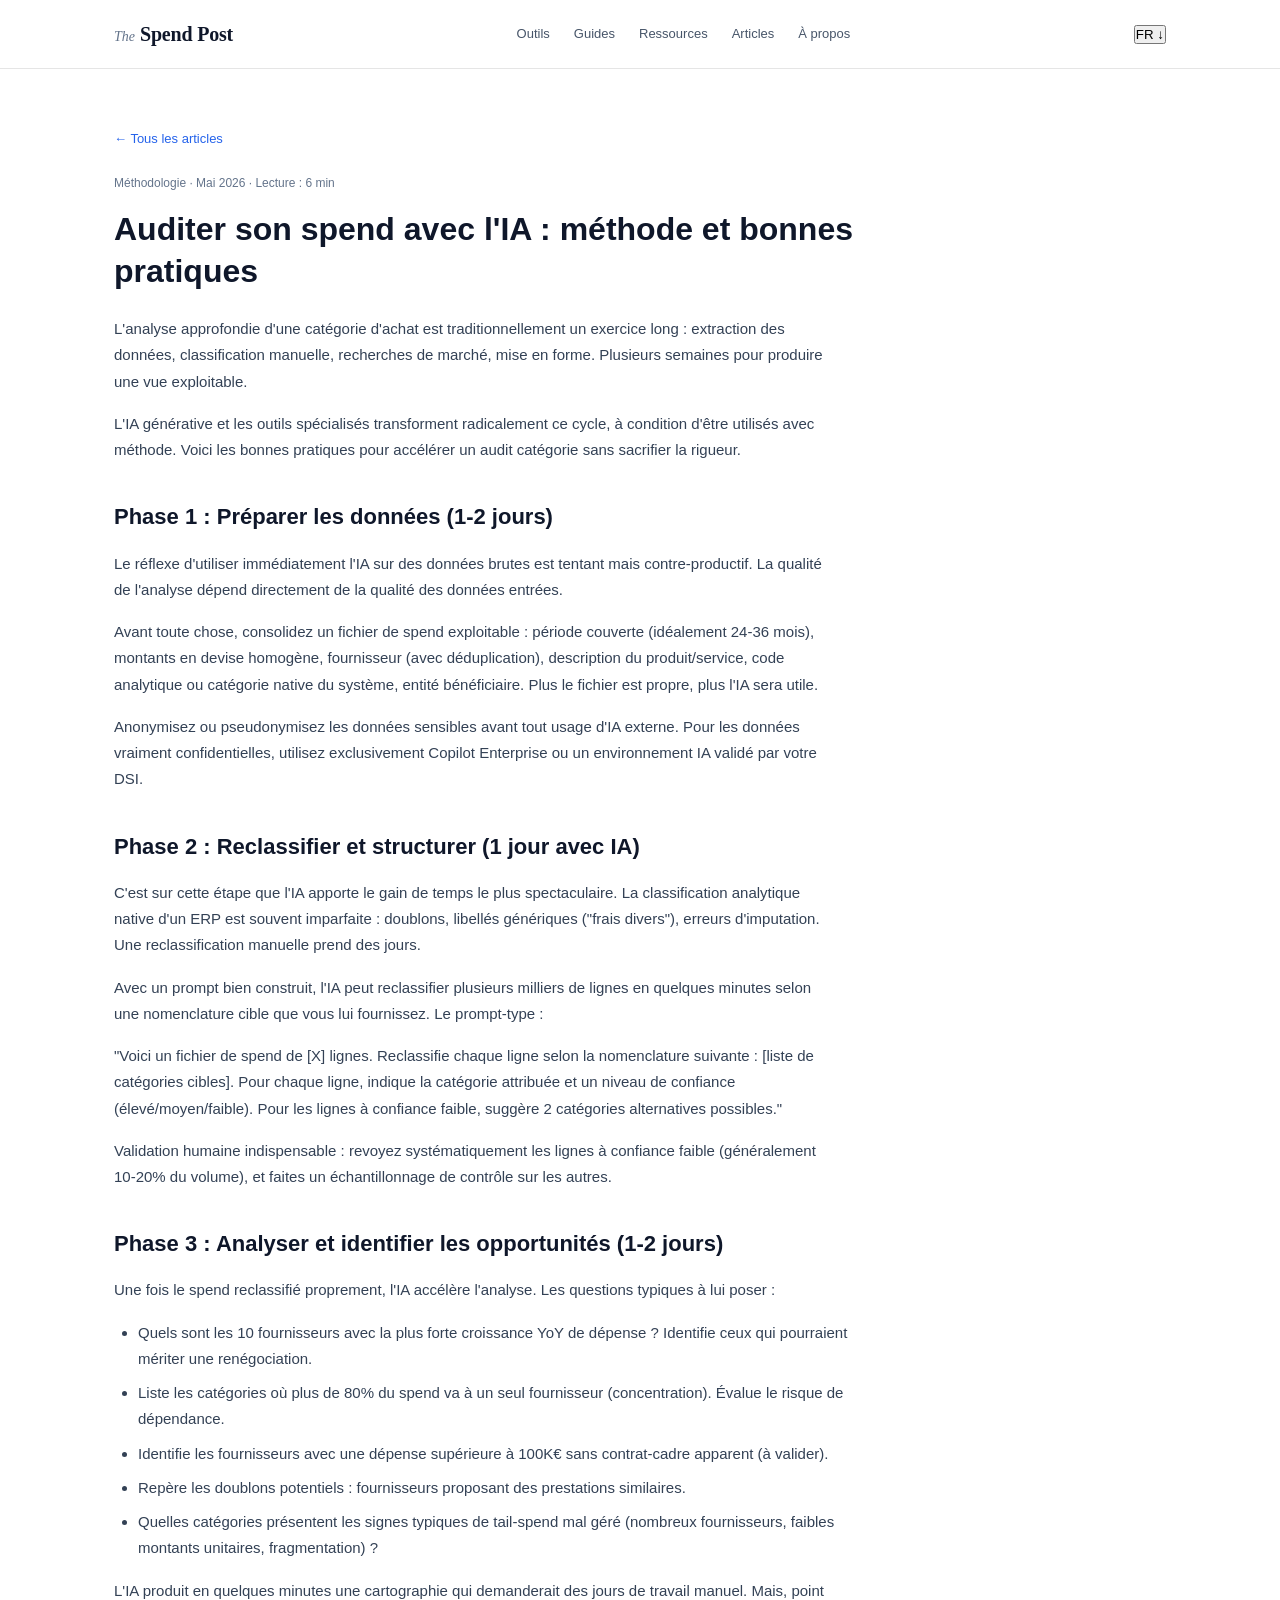
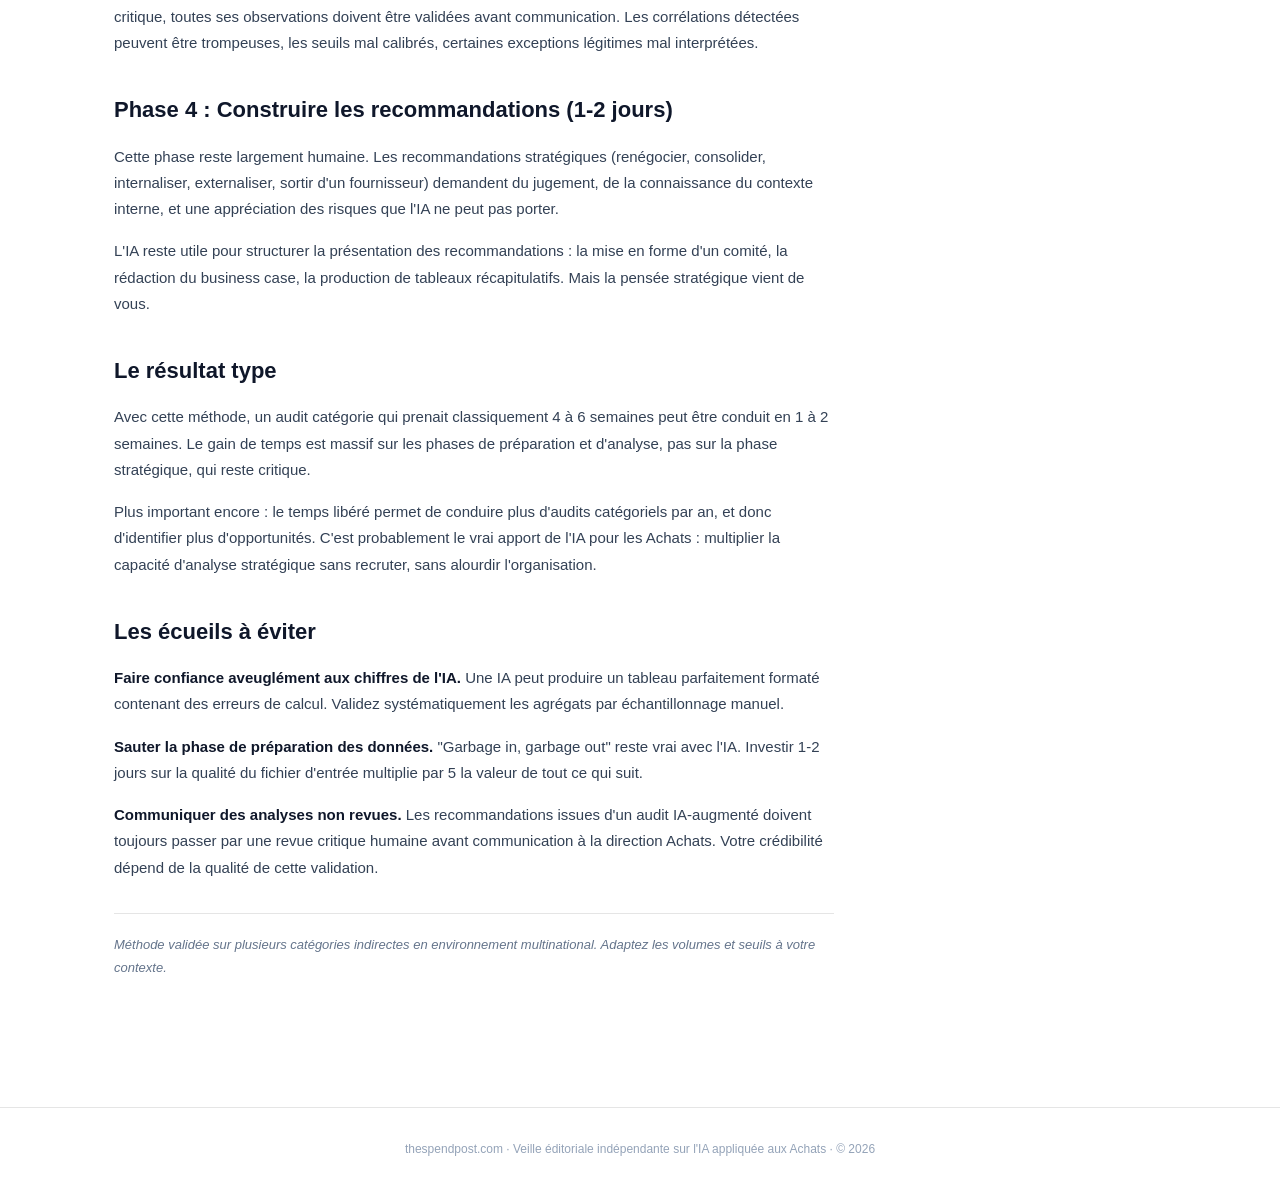
<file: cartographier-taches.html>
<!DOCTYPE html>
<html lang="fr">
<head>
  <meta charset="UTF-8">
  <meta name="viewport" content="width=device-width, initial-scale=1.0">
  <title>Auditer son spend avec l'IA : méthode et bonnes pratiques &#124; The Spend Post</title>
  <meta name="description" content="Méthode pour cartographier rapidement une catégorie d'achat avec l'IA. Étapes, outils, validation humaine. Cas pratique anonymisé.">
  <link rel="icon" type="image/svg+xml" href="../favicon.svg">
  <link rel="stylesheet" href="../style.css">
</head>
<body>
  <header class="header">
    <div class="container header-inner">
      <a href="../index.html" class="logo-wrap">
        <span class="logo-the">The</span>
        <span class="logo-name">Spend Post</span>
      </a>
      <nav class="nav">
        <a href="../outils.html">Outils</a>
        <a href="../guides.html">Guides</a>
        <a href="../ressources.html">Ressources</a>
        <a href="../articles.html">Articles</a>
        <a href="../a-propos.html">À propos</a>
      </nav>
      <button class="lang-toggle" onclick="toggleLang()">FR ↓</button>
    </div>
  </header>

  <main class="article-page">
    <div class="container">
      <a href="../articles.html" class="back-link">← Tous les articles</a>
      <div class="article-meta">Méthodologie · Mai 2026 · Lecture : 6 min</div>
      <h1>Auditer son spend avec l'IA : méthode et bonnes pratiques</h1>

      <p>L'analyse approfondie d'une catégorie d'achat est traditionnellement un exercice long : extraction des données, classification manuelle, recherches de marché, mise en forme. Plusieurs semaines pour produire une vue exploitable.</p>

      <p>L'IA générative et les outils spécialisés transforment radicalement ce cycle, à condition d'être utilisés avec méthode. Voici les bonnes pratiques pour accélérer un audit catégorie sans sacrifier la rigueur.</p>

      <h2>Phase 1 : Préparer les données (1-2 jours)</h2>

      <p>Le réflexe d'utiliser immédiatement l'IA sur des données brutes est tentant mais contre-productif. La qualité de l'analyse dépend directement de la qualité des données entrées.</p>

      <p>Avant toute chose, consolidez un fichier de spend exploitable : période couverte (idéalement 24-36 mois), montants en devise homogène, fournisseur (avec déduplication), description du produit/service, code analytique ou catégorie native du système, entité bénéficiaire. Plus le fichier est propre, plus l'IA sera utile.</p>

      <p>Anonymisez ou pseudonymisez les données sensibles avant tout usage d'IA externe. Pour les données vraiment confidentielles, utilisez exclusivement Copilot Enterprise ou un environnement IA validé par votre DSI.</p>

      <h2>Phase 2 : Reclassifier et structurer (1 jour avec IA)</h2>

      <p>C'est sur cette étape que l'IA apporte le gain de temps le plus spectaculaire. La classification analytique native d'un ERP est souvent imparfaite : doublons, libellés génériques ("frais divers"), erreurs d'imputation. Une reclassification manuelle prend des jours.</p>

      <p>Avec un prompt bien construit, l'IA peut reclassifier plusieurs milliers de lignes en quelques minutes selon une nomenclature cible que vous lui fournissez. Le prompt-type :</p>

      <p>"Voici un fichier de spend de [X] lignes. Reclassifie chaque ligne selon la nomenclature suivante : [liste de catégories cibles]. Pour chaque ligne, indique la catégorie attribuée et un niveau de confiance (élevé/moyen/faible). Pour les lignes à confiance faible, suggère 2 catégories alternatives possibles."</p>

      <p>Validation humaine indispensable : revoyez systématiquement les lignes à confiance faible (généralement 10-20% du volume), et faites un échantillonnage de contrôle sur les autres.</p>

      <h2>Phase 3 : Analyser et identifier les opportunités (1-2 jours)</h2>

      <p>Une fois le spend reclassifié proprement, l'IA accélère l'analyse. Les questions typiques à lui poser :</p>

      <ul>
        <li>Quels sont les 10 fournisseurs avec la plus forte croissance YoY de dépense ? Identifie ceux qui pourraient mériter une renégociation.</li>
        <li>Liste les catégories où plus de 80% du spend va à un seul fournisseur (concentration). Évalue le risque de dépendance.</li>
        <li>Identifie les fournisseurs avec une dépense supérieure à 100K€ sans contrat-cadre apparent (à valider).</li>
        <li>Repère les doublons potentiels : fournisseurs proposant des prestations similaires.</li>
        <li>Quelles catégories présentent les signes typiques de tail-spend mal géré (nombreux fournisseurs, faibles montants unitaires, fragmentation) ?</li>
      </ul>

      <p>L'IA produit en quelques minutes une cartographie qui demanderait des jours de travail manuel. Mais, point critique, toutes ses observations doivent être validées avant communication. Les corrélations détectées peuvent être trompeuses, les seuils mal calibrés, certaines exceptions légitimes mal interprétées.</p>

      <h2>Phase 4 : Construire les recommandations (1-2 jours)</h2>

      <p>Cette phase reste largement humaine. Les recommandations stratégiques (renégocier, consolider, internaliser, externaliser, sortir d'un fournisseur) demandent du jugement, de la connaissance du contexte interne, et une appréciation des risques que l'IA ne peut pas porter.</p>

      <p>L'IA reste utile pour structurer la présentation des recommandations : la mise en forme d'un comité, la rédaction du business case, la production de tableaux récapitulatifs. Mais la pensée stratégique vient de vous.</p>

      <h2>Le résultat type</h2>

      <p>Avec cette méthode, un audit catégorie qui prenait classiquement 4 à 6 semaines peut être conduit en 1 à 2 semaines. Le gain de temps est massif sur les phases de préparation et d'analyse, pas sur la phase stratégique, qui reste critique.</p>

      <p>Plus important encore : le temps libéré permet de conduire plus d'audits catégoriels par an, et donc d'identifier plus d'opportunités. C'est probablement le vrai apport de l'IA pour les Achats : multiplier la capacité d'analyse stratégique sans recruter, sans alourdir l'organisation.</p>

      <h2>Les écueils à éviter</h2>

      <p><strong>Faire confiance aveuglément aux chiffres de l'IA.</strong> Une IA peut produire un tableau parfaitement formaté contenant des erreurs de calcul. Validez systématiquement les agrégats par échantillonnage manuel.</p>

      <p><strong>Sauter la phase de préparation des données.</strong> "Garbage in, garbage out" reste vrai avec l'IA. Investir 1-2 jours sur la qualité du fichier d'entrée multiplie par 5 la valeur de tout ce qui suit.</p>

      <p><strong>Communiquer des analyses non revues.</strong> Les recommandations issues d'un audit IA-augmenté doivent toujours passer par une revue critique humaine avant communication à la direction Achats. Votre crédibilité dépend de la qualité de cette validation.</p>

      <p style="font-size:13px;color:#64748b;font-style:italic;border-top:1px solid #e5e5e5;padding-top:20px;margin-top:32px;">Méthode validée sur plusieurs catégories indirectes en environnement multinational. Adaptez les volumes et seuils à votre contexte.</p>

    </div>
  </main>

  <footer class="footer">
    <div class="container">
      thespendpost.com · Veille éditoriale indépendante sur l'IA appliquée aux Achats · © 2026
    </div>
  </footer>

  <script src="../script.js"></script>
</body>
</html>
</file>
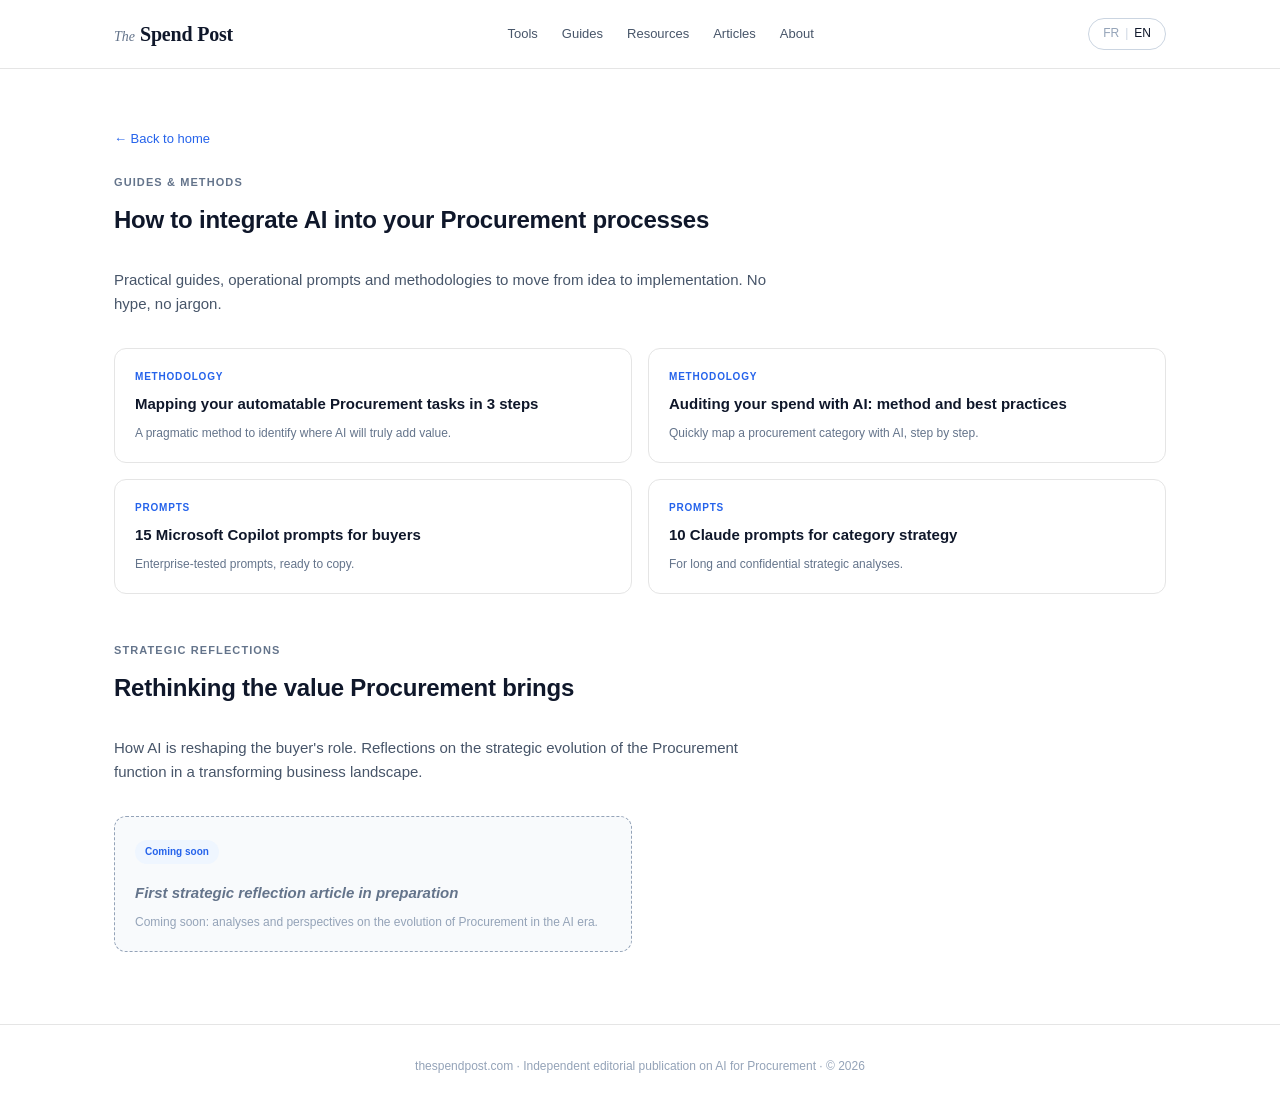
<file: guides.html>
<!DOCTYPE html>
<html lang="fr">
<head>
  <meta charset="UTF-8">
  <meta name="viewport" content="width=device-width, initial-scale=1.0">
  <title data-fr="Guides &amp; Méthodes | The Spend Post" data-en="Guides &amp; Methods | The Spend Post">Guides &amp; Méthodes | The Spend Post</title>
  <meta name="description" data-fr-content="Guides pratiques et méthodologies pour intégrer l'IA dans les processus Achats." data-en-content="Practical guides and methodologies to integrate AI into Procurement processes." content="Guides pratiques et méthodologies pour intégrer l'IA dans les processus Achats.">
  <link rel="icon" type="image/svg+xml" href="favicon.svg">
  <link rel="stylesheet" href="style.css">
</head>
<body>
  <header class="header">
    <div class="container header-inner">
      <a href="index.html" class="logo-wrap">
        <span class="logo-the">The</span>
        <span class="logo-name">Spend Post</span>
      </a>
      <nav class="nav">
        <a href="outils.html" data-fr="Outils" data-en="Tools">Outils</a>
        <a href="guides.html" data-fr="Guides" data-en="Guides">Guides</a>
        <a href="ressources.html" data-fr="Ressources" data-en="Resources">Ressources</a>
        <a href="articles.html" data-fr="Articles" data-en="Articles">Articles</a>
        <a href="a-propos.html" data-fr="À propos" data-en="About">À propos</a>
      </nav>
      <div class="lang-pill" role="group" aria-label="Language selector"><span class="lang-option" data-lang="fr">FR</span><span class="lang-sep">|</span><span class="lang-option" data-lang="en">EN</span></div>
    </div>
  </header>

  <main class="sections">
    <div class="container">
      <a href="index.html" class="back-link" data-fr="← Retour à l'accueil" data-en="← Back to home">← Retour à l'accueil</a>

      <!-- Section 1 : Comment intégrer l'IA dans vos processus Achats -->
      <div class="section-label" data-fr="Guides &amp; Méthodes" data-en="Guides &amp; Methods">Guides &amp; Méthodes</div>
      <h1 class="section-title" data-fr="Comment intégrer l'IA dans vos processus Achats" data-en="How to integrate AI into your Procurement processes">Comment intégrer l'IA dans vos processus Achats</h1>
      <p style="font-size:15px;color:#475569;margin-bottom:32px;max-width:680px;" data-fr="Des guides pratiques, des prompts opérationnels et des méthodologies pour passer de l'idée à l'implémentation. Sans hype, sans jargon." data-en="Practical guides, operational prompts and methodologies to move from idea to implementation. No hype, no jargon.">Des guides pratiques, des prompts opérationnels et des méthodologies pour passer de l'idée à l'implémentation. Sans hype, sans jargon.</p>

      <div class="articles-grid">
        <a href="articles/cartographier-taches.html" class="article-card">
          <div class="article-cat" data-fr="Méthodologie" data-en="Methodology">Méthodologie</div>
          <div class="article-title" data-fr="Cartographier ses tâches Achats automatisables en 3 étapes" data-en="Mapping your automatable Procurement tasks in 3 steps">Cartographier ses tâches Achats automatisables en 3 étapes</div>
          <div class="article-excerpt" data-fr="Méthode pragmatique pour identifier où l'IA apportera vraiment de la valeur." data-en="A pragmatic method to identify where AI will truly add value.">Méthode pragmatique pour identifier où l'IA apportera vraiment de la valeur.</div>
        </a>
        <a href="articles/audit-spend-ia.html" class="article-card">
          <div class="article-cat" data-fr="Méthodologie" data-en="Methodology">Méthodologie</div>
          <div class="article-title" data-fr="Auditer son spend avec l'IA : méthode et bonnes pratiques" data-en="Auditing your spend with AI: method and best practices">Auditer son spend avec l'IA : méthode et bonnes pratiques</div>
          <div class="article-excerpt" data-fr="Cartographier rapidement une catégorie d'achat avec l'IA, étape par étape." data-en="Quickly map a procurement category with AI, step by step.">Cartographier rapidement une catégorie d'achat avec l'IA, étape par étape.</div>
        </a>
        <a href="articles/prompts-copilot.html" class="article-card">
          <div class="article-cat" data-fr="Prompts" data-en="Prompts">Prompts</div>
          <div class="article-title" data-fr="15 prompts Microsoft Copilot pour les acheteurs" data-en="15 Microsoft Copilot prompts for buyers">15 prompts Microsoft Copilot pour les acheteurs</div>
          <div class="article-excerpt" data-fr="Prompts testés en entreprise, directement copiables." data-en="Enterprise-tested prompts, ready to copy.">Prompts testés en entreprise, directement copiables.</div>
        </a>
        <a href="articles/prompts-claude.html" class="article-card">
          <div class="article-cat" data-fr="Prompts" data-en="Prompts">Prompts</div>
          <div class="article-title" data-fr="10 prompts Claude pour la stratégie catégorie" data-en="10 Claude prompts for category strategy">10 prompts Claude pour la stratégie catégorie</div>
          <div class="article-excerpt" data-fr="Pour les analyses stratégiques longues et confidentielles." data-en="For long and confidential strategic analyses.">Pour les analyses stratégiques longues et confidentielles.</div>
        </a>
      </div>

      <!-- Section 2 : Repenser la valeur ajoutée des Achats (NOUVELLE) -->
      <div class="section-label" style="margin-top:48px;" data-fr="Réflexions stratégiques" data-en="Strategic reflections">Réflexions stratégiques</div>
      <h2 class="section-title" data-fr="Repenser la valeur ajoutée des Achats" data-en="Rethinking the value Procurement brings">Repenser la valeur ajoutée des Achats</h2>
      <p style="font-size:15px;color:#475569;margin-bottom:32px;max-width:680px;" data-fr="Comment l'IA recompose le métier d'acheteur. Réflexions sur l'évolution stratégique de la fonction Achats face aux mutations du business." data-en="How AI is reshaping the buyer's role. Reflections on the strategic evolution of the Procurement function in a transforming business landscape.">Comment l'IA recompose le métier d'acheteur. Réflexions sur l'évolution stratégique de la fonction Achats face aux mutations du business.</p>

      <div class="articles-grid">
        <div class="article-card coming-soon">
          <div class="coming-soon-badge" data-fr="Article à venir" data-en="Coming soon">Article à venir</div>
          <div class="article-title" data-fr="Premier article de réflexion stratégique en préparation" data-en="First strategic reflection article in preparation">Premier article de réflexion stratégique en préparation</div>
          <div class="article-excerpt" data-fr="Bientôt : analyses et perspectives sur l'évolution de la fonction Achats à l'ère de l'IA." data-en="Coming soon: analyses and perspectives on the evolution of Procurement in the AI era.">Bientôt : analyses et perspectives sur l'évolution de la fonction Achats à l'ère de l'IA.</div>
        </div>
      </div>

    </div>
  </main>

  <footer class="footer">
    <div class="container">
      <span data-fr="thespendpost.com · Veille éditoriale indépendante sur l'IA appliquée aux Achats · © 2026" data-en="thespendpost.com · Independent editorial publication on AI for Procurement · © 2026">thespendpost.com · Veille éditoriale indépendante sur l'IA appliquée aux Achats · © 2026</span>
    </div>
  </footer>

  <script src="script.js"></script>
</body>
</html>
</file>
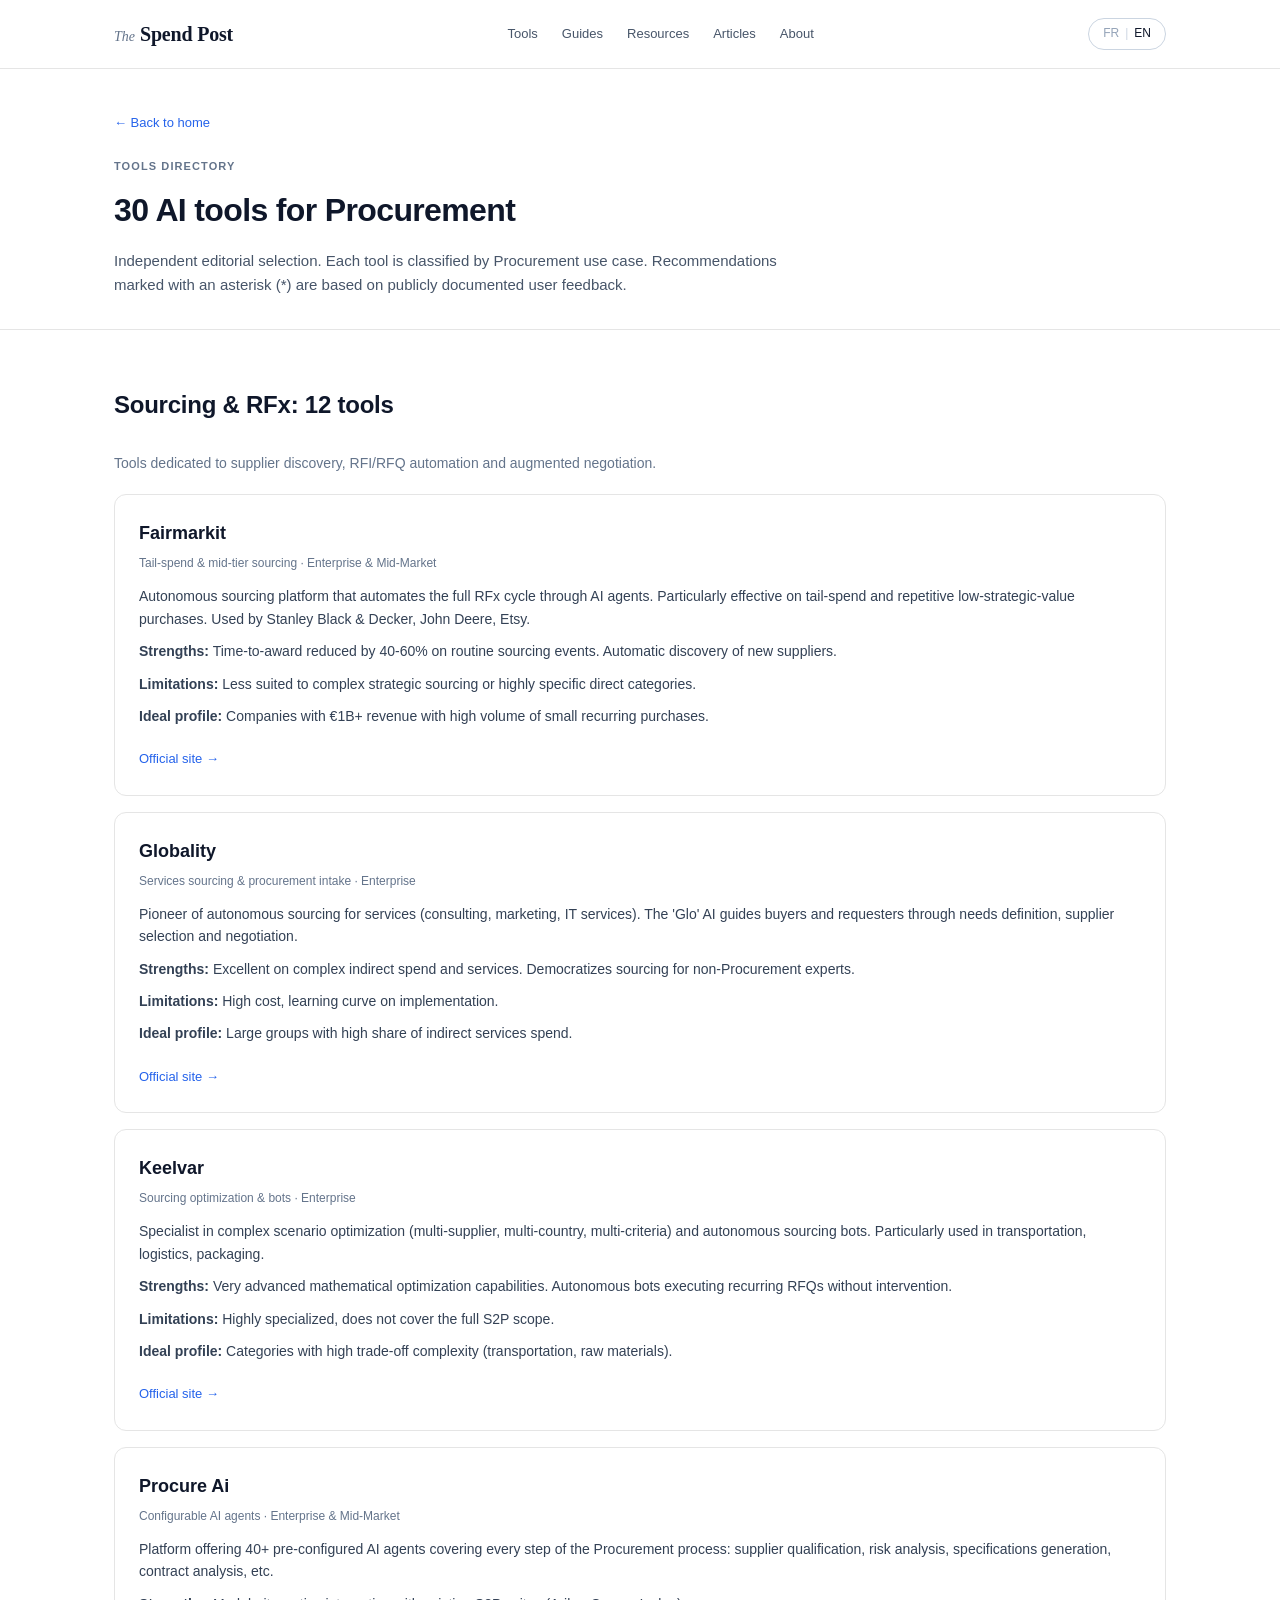
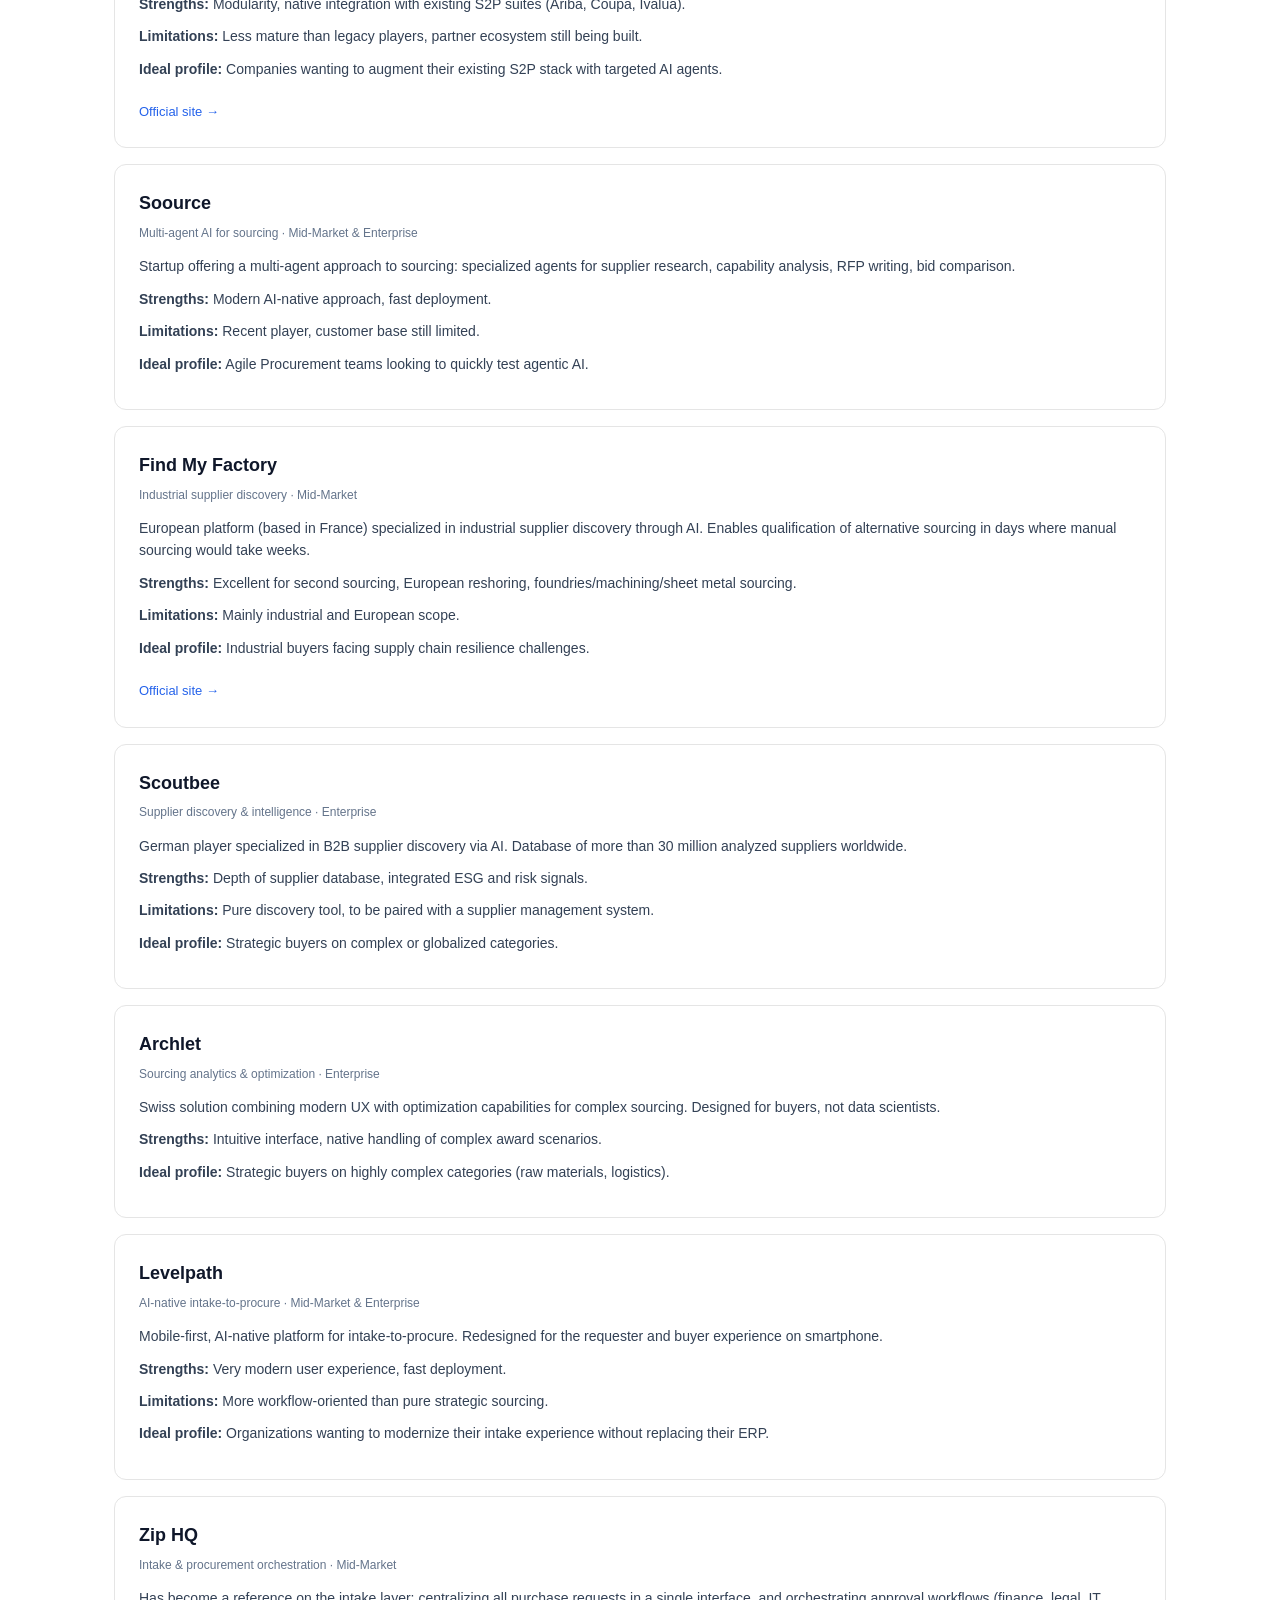
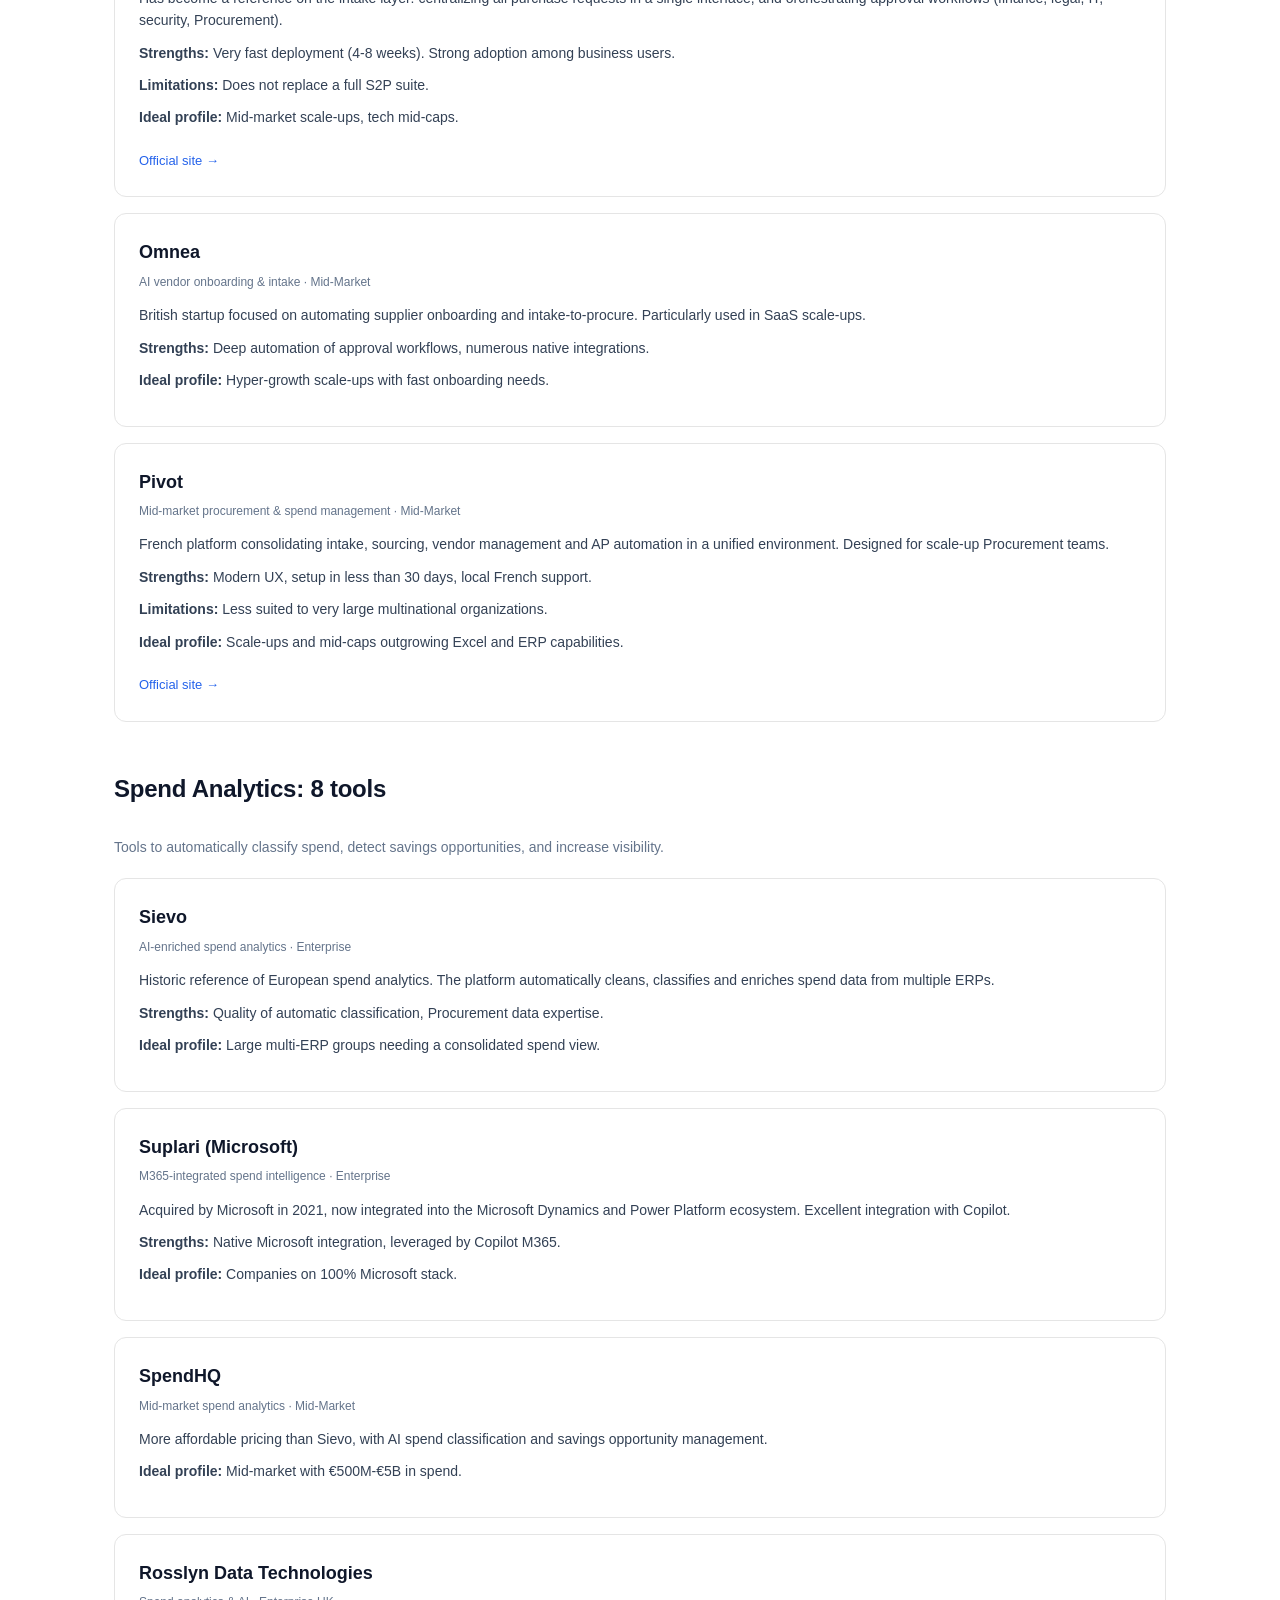
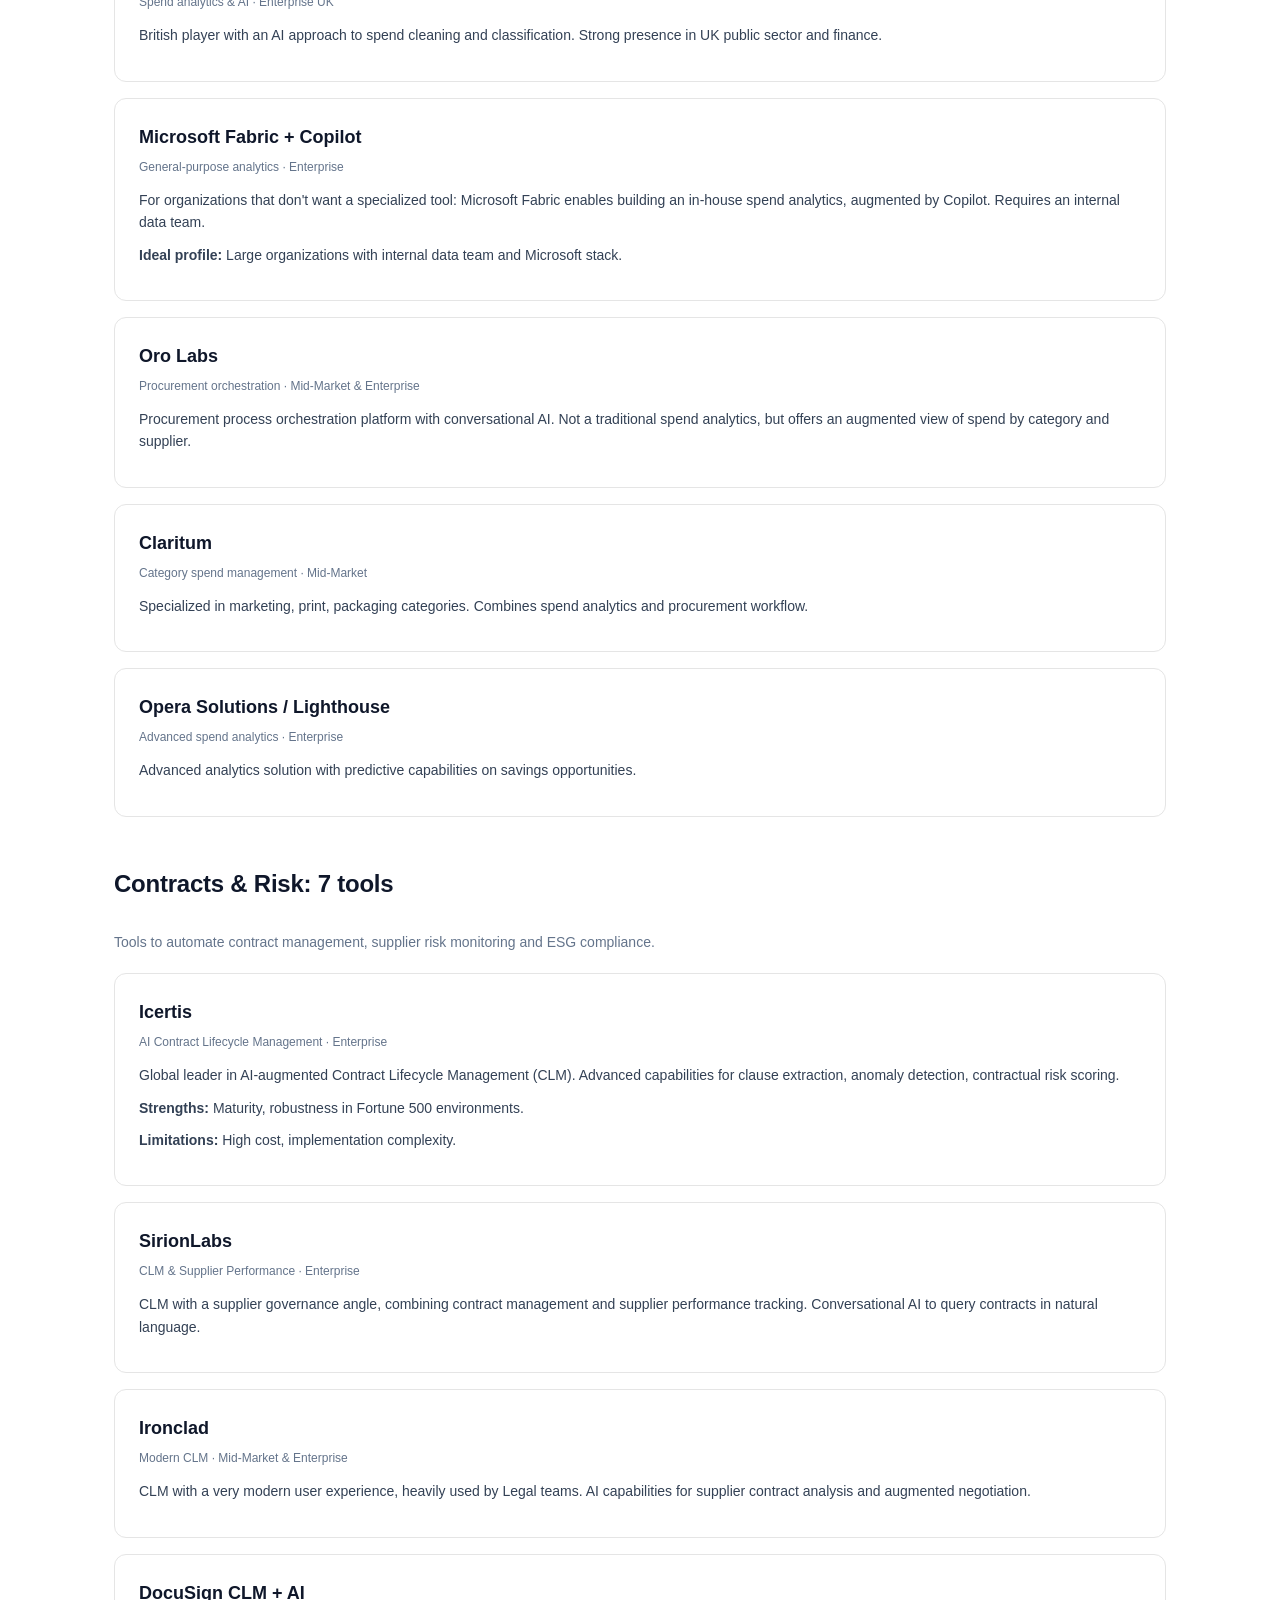
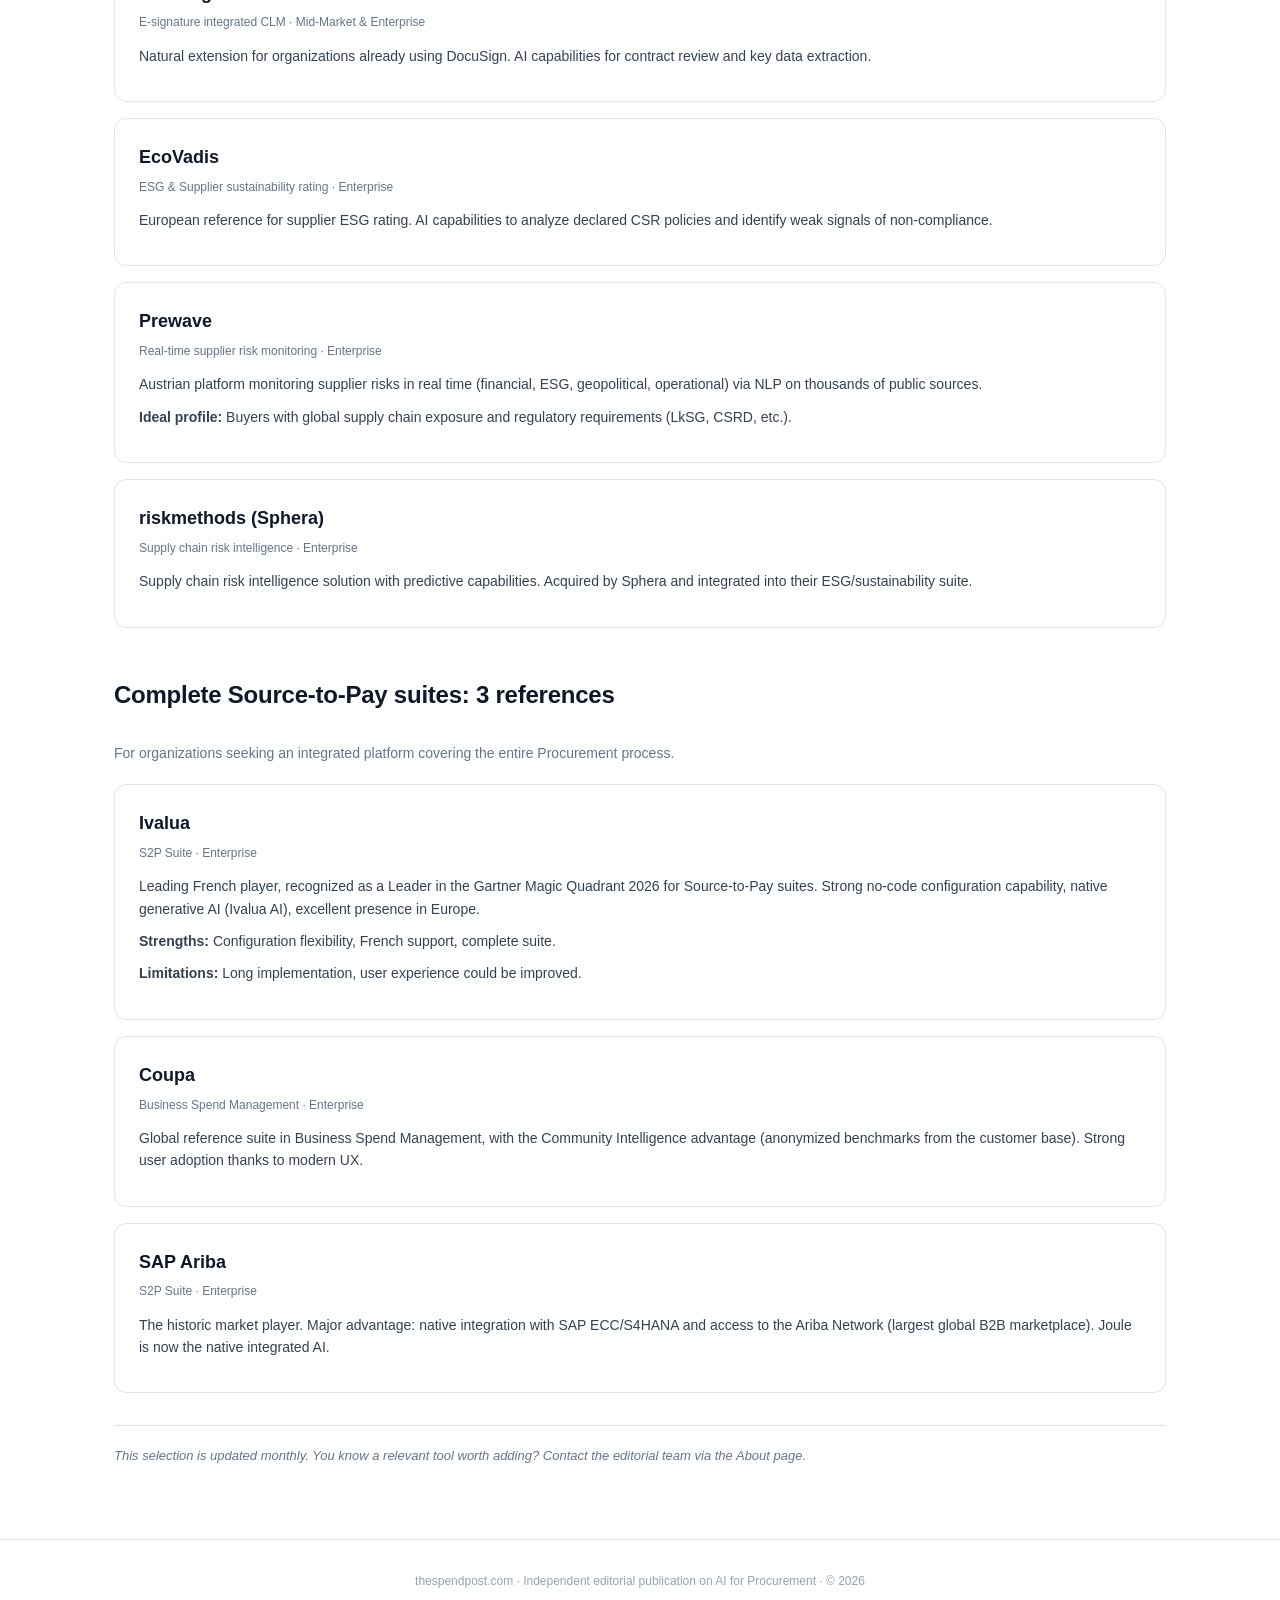
<file: outils.html>
<!DOCTYPE html>
<html lang="fr">
<head>
  <meta charset="UTF-8">
  <meta name="viewport" content="width=device-width, initial-scale=1.0">
  <title data-fr="Outils IA pour les Achats | The Spend Post" data-en="AI Tools for Procurement | The Spend Post">Outils IA pour les Achats | The Spend Post</title>
  <meta name="description" data-fr-content="Annuaire de 30+ outils IA pour les fonctions Achats : sourcing, spend analytics, contract management. Sélection éditoriale indépendante." data-en-content="Directory of 30+ AI tools for Procurement: sourcing, spend analytics, contract management. Independent editorial selection." content="Annuaire de 30+ outils IA pour les fonctions Achats : sourcing, spend analytics, contract management. Sélection éditoriale indépendante.">
  <link rel="icon" type="image/svg+xml" href="favicon.svg">
  <link rel="stylesheet" href="style.css">
</head>
<body>
  <header class="header">
    <div class="container header-inner">
      <a href="index.html" class="logo-wrap">
        <span class="logo-the">The</span>
        <span class="logo-name">Spend Post</span>
      </a>
      <nav class="nav">
        <a href="outils.html" data-fr="Outils" data-en="Tools">Outils</a>
        <a href="guides.html" data-fr="Guides" data-en="Guides">Guides</a>
        <a href="ressources.html" data-fr="Ressources" data-en="Resources">Ressources</a>
        <a href="articles.html" data-fr="Articles" data-en="Articles">Articles</a>
        <a href="a-propos.html" data-fr="À propos" data-en="About">À propos</a>
      </nav>
      <div class="lang-pill" role="group" aria-label="Language selector"><span class="lang-option" data-lang="fr">FR</span><span class="lang-sep">|</span><span class="lang-option" data-lang="en">EN</span></div>
    </div>
  </header>

  <main>
    <section class="tool-page-header">
      <div class="container">
        <a href="index.html" class="back-link" data-fr="← Retour à l'accueil" data-en="← Back to home">← Retour à l'accueil</a>
        <div class="section-label" data-fr="Annuaire d'outils" data-en="Tools directory">Annuaire d'outils</div>
        <h1 style="font-size:32px;font-weight:700;color:#0f172a;letter-spacing:-0.02em;margin:8px 0 12px;" data-fr="30 outils IA pour les Achats" data-en="30 AI tools for Procurement">30 outils IA pour les Achats</h1>
        <p style="font-size:15px;color:#475569;max-width:680px;" data-fr="Sélection éditoriale indépendante. Chaque outil est classé par catégorie d'usage Achats. Les recommandations marquées d'un astérisque (*) sont basées sur des retours d'utilisateurs documentés publiquement." data-en="Independent editorial selection. Each tool is classified by Procurement use case. Recommendations marked with an asterisk (*) are based on publicly documented user feedback.">Sélection éditoriale indépendante. Chaque outil est classé par catégorie d'usage Achats. Les recommandations marquées d'un astérisque (*) sont basées sur des retours d'utilisateurs documentés publiquement.</p>
      </div>
    </section>

    <section class="sections">
      <div class="container">

        <h2 class="section-title" id="sourcing" data-fr="Sourcing &amp; RFx : 12 outils" data-en="Sourcing &amp; RFx: 12 tools">Sourcing &amp; RFx : 12 outils</h2>
        <p style="font-size:14px;color:#64748b;margin-bottom:20px;" data-fr="Outils dédiés à la découverte fournisseurs, l'automatisation des RFI/RFQ et la négociation augmentée." data-en="Tools dedicated to supplier discovery, RFI/RFQ automation and augmented negotiation.">Outils dédiés à la découverte fournisseurs, l'automatisation des RFI/RFQ et la négociation augmentée.</p>

        <div class="tool-card-detail" id="fairmarkit">
          <h3>Fairmarkit</h3>
          <div class="tool-meta" data-fr="Sourcing tail-spend &amp; mid-tier · Enterprise &amp; Mid-Market" data-en="Tail-spend &amp; mid-tier sourcing · Enterprise &amp; Mid-Market">Sourcing tail-spend &amp; mid-tier · Enterprise &amp; Mid-Market</div>
          <p data-fr="Plateforme de sourcing autonome qui automatise le cycle RFx complet via des agents IA. Particulièrement performante sur le tail-spend et les achats répétitifs à faible valeur stratégique. Utilisée par Stanley Black &amp; Decker, John Deere, Etsy." data-en="Autonomous sourcing platform that automates the full RFx cycle through AI agents. Particularly effective on tail-spend and repetitive low-strategic-value purchases. Used by Stanley Black &amp; Decker, John Deere, Etsy.">Plateforme de sourcing autonome qui automatise le cycle RFx complet via des agents IA. Particulièrement performante sur le tail-spend et les achats répétitifs à faible valeur stratégique. Utilisée par Stanley Black &amp; Decker, John Deere, Etsy.</p>
          <p data-fr="&lt;strong&gt;Forces :&lt;/strong&gt; Time-to-award réduit de 40-60% sur les sourcing events de routine. Découverte automatique de nouveaux fournisseurs." data-en="&lt;strong&gt;Strengths:&lt;/strong&gt; Time-to-award reduced by 40-60% on routine sourcing events. Automatic discovery of new suppliers." data-html><strong>Forces :</strong> Time-to-award réduit de 40-60% sur les sourcing events de routine. Découverte automatique de nouveaux fournisseurs.</p>
          <p data-fr="&lt;strong&gt;Limites :&lt;/strong&gt; Moins adapté aux sourcing stratégiques complexes ou aux catégories directes très spécifiques." data-en="&lt;strong&gt;Limitations:&lt;/strong&gt; Less suited to complex strategic sourcing or highly specific direct categories." data-html><strong>Limites :</strong> Moins adapté aux sourcing stratégiques complexes ou aux catégories directes très spécifiques.</p>
          <p data-fr="&lt;strong&gt;Profil idéal :&lt;/strong&gt; Entreprises 1Md€+ avec un fort volume de petits achats récurrents." data-en="&lt;strong&gt;Ideal profile:&lt;/strong&gt; Companies with €1B+ revenue with high volume of small recurring purchases." data-html><strong>Profil idéal :</strong> Entreprises 1Md€+ avec un fort volume de petits achats récurrents.</p>
          <a href="https://www.fairmarkit.com" class="tool-cta" target="_blank" rel="noopener" data-fr="Site officiel →" data-en="Official site →">Site officiel →</a>
        </div>

        <div class="tool-card-detail" id="globality">
          <h3>Globality</h3>
          <div class="tool-meta" data-fr="Sourcing services &amp; procurement intake · Enterprise" data-en="Services sourcing &amp; procurement intake · Enterprise">Sourcing services &amp; procurement intake · Enterprise</div>
          <p data-fr="Pionnier du sourcing autonome pour les services (consulting, marketing, IT services). L'IA 'Glo' guide les acheteurs et requesters à travers le processus de définition du besoin, sélection fournisseurs et négociation." data-en="Pioneer of autonomous sourcing for services (consulting, marketing, IT services). The 'Glo' AI guides buyers and requesters through needs definition, supplier selection and negotiation.">Pionnier du sourcing autonome pour les services (consulting, marketing, IT services). L'IA "Glo" guide les acheteurs et requesters à travers le processus de définition du besoin, sélection fournisseurs et négociation.</p>
          <p data-fr="&lt;strong&gt;Forces :&lt;/strong&gt; Excellent sur les achats indirects complexes et les services. Démocratise le sourcing pour les non-experts Achats." data-en="&lt;strong&gt;Strengths:&lt;/strong&gt; Excellent on complex indirect spend and services. Democratizes sourcing for non-Procurement experts." data-html><strong>Forces :</strong> Excellent sur les achats indirects complexes et les services. Démocratise le sourcing pour les non-experts Achats.</p>
          <p data-fr="&lt;strong&gt;Limites :&lt;/strong&gt; Coût élevé, courbe d'apprentissage côté implémentation." data-en="&lt;strong&gt;Limitations:&lt;/strong&gt; High cost, learning curve on implementation." data-html><strong>Limites :</strong> Coût élevé, courbe d'apprentissage côté implémentation.</p>
          <p data-fr="&lt;strong&gt;Profil idéal :&lt;/strong&gt; Grands groupes avec forte part de dépenses services indirectes." data-en="&lt;strong&gt;Ideal profile:&lt;/strong&gt; Large groups with high share of indirect services spend." data-html><strong>Profil idéal :</strong> Grands groupes avec forte part de dépenses services indirectes.</p>
          <a href="https://www.globality.com" class="tool-cta" target="_blank" rel="noopener" data-fr="Site officiel →" data-en="Official site →">Site officiel →</a>
        </div>

        <div class="tool-card-detail" id="keelvar">
          <h3>Keelvar</h3>
          <div class="tool-meta" data-fr="Sourcing optimization &amp; bots · Enterprise" data-en="Sourcing optimization &amp; bots · Enterprise">Sourcing optimization &amp; bots · Enterprise</div>
          <p data-fr="Spécialiste de l'optimisation de scenarios complexes (multi-fournisseurs, multi-pays, multi-critères) et des 'sourcing bots' autonomes. Particulièrement utilisé en transport, logistique, packaging." data-en="Specialist in complex scenario optimization (multi-supplier, multi-country, multi-criteria) and autonomous sourcing bots. Particularly used in transportation, logistics, packaging.">Spécialiste de l'optimisation de scenarios complexes (multi-fournisseurs, multi-pays, multi-critères) et des "sourcing bots" autonomes. Particulièrement utilisé en transport, logistique, packaging.</p>
          <p data-fr="&lt;strong&gt;Forces :&lt;/strong&gt; Capacités d'optimisation mathématique très avancées. Bots autonomes qui exécutent des RFQ récurrentes sans intervention." data-en="&lt;strong&gt;Strengths:&lt;/strong&gt; Very advanced mathematical optimization capabilities. Autonomous bots executing recurring RFQs without intervention." data-html><strong>Forces :</strong> Capacités d'optimisation mathématique très avancées. Bots autonomes qui exécutent des RFQ récurrentes sans intervention.</p>
          <p data-fr="&lt;strong&gt;Limites :&lt;/strong&gt; Très spécialisé, ne couvre pas l'ensemble du S2P." data-en="&lt;strong&gt;Limitations:&lt;/strong&gt; Highly specialized, does not cover the full S2P scope." data-html><strong>Limites :</strong> Très spécialisé, ne couvre pas l'ensemble du S2P.</p>
          <p data-fr="&lt;strong&gt;Profil idéal :&lt;/strong&gt; Catégories à forte complexité d'arbitrage (transport, matières premières)." data-en="&lt;strong&gt;Ideal profile:&lt;/strong&gt; Categories with high trade-off complexity (transportation, raw materials)." data-html><strong>Profil idéal :</strong> Catégories à forte complexité d'arbitrage (transport, matières premières).</p>
          <a href="https://www.keelvar.com" class="tool-cta" target="_blank" rel="noopener" data-fr="Site officiel →" data-en="Official site →">Site officiel →</a>
        </div>

        <div class="tool-card-detail" id="procureai">
          <h3>Procure Ai</h3>
          <div class="tool-meta" data-fr="Agents IA configurables · Enterprise &amp; Mid-Market" data-en="Configurable AI agents · Enterprise &amp; Mid-Market">Agents IA configurables · Enterprise &amp; Mid-Market</div>
          <p data-fr="Plateforme proposant 40+ agents IA pré-configurés couvrant chaque étape du processus Achats : qualification fournisseur, analyse de risque, génération de cahiers des charges, analyse de contrats, etc." data-en="Platform offering 40+ pre-configured AI agents covering every step of the Procurement process: supplier qualification, risk analysis, specifications generation, contract analysis, etc.">Plateforme proposant 40+ agents IA pré-configurés couvrant chaque étape du processus Achats : qualification fournisseur, analyse de risque, génération de cahiers des charges, analyse de contrats, etc.</p>
          <p data-fr="&lt;strong&gt;Forces :&lt;/strong&gt; Modularité, intégration native aux suites S2P existantes (Ariba, Coupa, Ivalua)." data-en="&lt;strong&gt;Strengths:&lt;/strong&gt; Modularity, native integration with existing S2P suites (Ariba, Coupa, Ivalua)." data-html><strong>Forces :</strong> Modularité, intégration native aux suites S2P existantes (Ariba, Coupa, Ivalua).</p>
          <p data-fr="&lt;strong&gt;Limites :&lt;/strong&gt; Moins mature que les acteurs historiques, écosystème de partenaires en construction." data-en="&lt;strong&gt;Limitations:&lt;/strong&gt; Less mature than legacy players, partner ecosystem still being built." data-html><strong>Limites :</strong> Moins mature que les acteurs historiques, écosystème de partenaires en construction.</p>
          <p data-fr="&lt;strong&gt;Profil idéal :&lt;/strong&gt; Entreprises qui veulent augmenter leur stack S2P existant avec des agents IA ciblés." data-en="&lt;strong&gt;Ideal profile:&lt;/strong&gt; Companies wanting to augment their existing S2P stack with targeted AI agents." data-html><strong>Profil idéal :</strong> Entreprises qui veulent augmenter leur stack S2P existant avec des agents IA ciblés.</p>
          <a href="https://www.procure.ai" class="tool-cta" target="_blank" rel="noopener" data-fr="Site officiel →" data-en="Official site →">Site officiel →</a>
        </div>

        <div class="tool-card-detail" id="soource">
          <h3>Soource</h3>
          <div class="tool-meta" data-fr="Multi-agents IA pour sourcing · Mid-Market &amp; Enterprise" data-en="Multi-agent AI for sourcing · Mid-Market &amp; Enterprise">Multi-agents IA pour sourcing · Mid-Market &amp; Enterprise</div>
          <p data-fr="Startup proposant une approche multi-agents pour le sourcing : agents spécialisés pour la recherche fournisseurs, l'analyse de capacités, la rédaction de RFP, la comparaison d'offres." data-en="Startup offering a multi-agent approach to sourcing: specialized agents for supplier research, capability analysis, RFP writing, bid comparison.">Startup proposant une approche multi-agents pour le sourcing : agents spécialisés pour la recherche fournisseurs, l'analyse de capacités, la rédaction de RFP, la comparaison d'offres.</p>
          <p data-fr="&lt;strong&gt;Forces :&lt;/strong&gt; Approche moderne native-IA, déploiement rapide." data-en="&lt;strong&gt;Strengths:&lt;/strong&gt; Modern AI-native approach, fast deployment." data-html><strong>Forces :</strong> Approche moderne native-IA, déploiement rapide.</p>
          <p data-fr="&lt;strong&gt;Limites :&lt;/strong&gt; Acteur récent, base clients encore limitée." data-en="&lt;strong&gt;Limitations:&lt;/strong&gt; Recent player, customer base still limited." data-html><strong>Limites :</strong> Acteur récent, base clients encore limitée.</p>
          <p data-fr="&lt;strong&gt;Profil idéal :&lt;/strong&gt; Équipes Achats agiles cherchant à tester rapidement l'IA agentique." data-en="&lt;strong&gt;Ideal profile:&lt;/strong&gt; Agile Procurement teams looking to quickly test agentic AI." data-html><strong>Profil idéal :</strong> Équipes Achats agiles cherchant à tester rapidement l'IA agentique.</p>
        </div>

        <div class="tool-card-detail" id="findmyfactory">
          <h3>Find My Factory</h3>
          <div class="tool-meta" data-fr="Découverte fournisseurs industriels · Mid-Market" data-en="Industrial supplier discovery · Mid-Market">Découverte fournisseurs industriels · Mid-Market</div>
          <p data-fr="Plateforme européenne (basée en France) spécialisée dans la découverte de fournisseurs industriels grâce à l'IA. Permet de qualifier des sourcings alternatifs en quelques jours là où le sourcing manuel prendrait des semaines." data-en="European platform (based in France) specialized in industrial supplier discovery through AI. Enables qualification of alternative sourcing in days where manual sourcing would take weeks.">Plateforme européenne (basée en France) spécialisée dans la découverte de fournisseurs industriels grâce à l'IA. Permet de qualifier des sourcings alternatifs en quelques jours là où le sourcing manuel prendrait des semaines.</p>
          <p data-fr="&lt;strong&gt;Forces :&lt;/strong&gt; Excellent pour le 'second source', la relocalisation européenne, le sourcing fonderies / usinage / tôlerie." data-en="&lt;strong&gt;Strengths:&lt;/strong&gt; Excellent for second sourcing, European reshoring, foundries/machining/sheet metal sourcing." data-html><strong>Forces :</strong> Excellent pour le "second source", la relocalisation européenne, le sourcing fonderies / usinage / tôlerie.</p>
          <p data-fr="&lt;strong&gt;Limites :&lt;/strong&gt; Périmètre principalement industriel et européen." data-en="&lt;strong&gt;Limitations:&lt;/strong&gt; Mainly industrial and European scope." data-html><strong>Limites :</strong> Périmètre principalement industriel et européen.</p>
          <p data-fr="&lt;strong&gt;Profil idéal :&lt;/strong&gt; Acheteurs industriels confrontés à des enjeux de résilience supply chain." data-en="&lt;strong&gt;Ideal profile:&lt;/strong&gt; Industrial buyers facing supply chain resilience challenges." data-html><strong>Profil idéal :</strong> Acheteurs industriels confrontés à des enjeux de résilience supply chain.</p>
          <a href="https://www.findmyfactory.eu" class="tool-cta" target="_blank" rel="noopener" data-fr="Site officiel →" data-en="Official site →">Site officiel →</a>
        </div>

        <div class="tool-card-detail" id="scoutbee">
          <h3>Scoutbee</h3>
          <div class="tool-meta" data-fr="Supplier discovery &amp; intelligence · Enterprise" data-en="Supplier discovery &amp; intelligence · Enterprise">Supplier discovery &amp; intelligence · Enterprise</div>
          <p data-fr="Acteur allemand spécialisé dans la découverte fournisseurs B2B via IA. Base de plus de 30 millions de fournisseurs analysés à travers le monde." data-en="German player specialized in B2B supplier discovery via AI. Database of more than 30 million analyzed suppliers worldwide.">Acteur allemand spécialisé dans la découverte fournisseurs B2B via IA. Base de plus de 30 millions de fournisseurs analysés à travers le monde.</p>
          <p data-fr="&lt;strong&gt;Forces :&lt;/strong&gt; Profondeur de la base fournisseurs, signaux ESG et risque intégrés." data-en="&lt;strong&gt;Strengths:&lt;/strong&gt; Depth of supplier database, integrated ESG and risk signals." data-html><strong>Forces :</strong> Profondeur de la base fournisseurs, signaux ESG et risque intégrés.</p>
          <p data-fr="&lt;strong&gt;Limites :&lt;/strong&gt; Outil de découverte pure, à coupler avec un système de gestion fournisseurs." data-en="&lt;strong&gt;Limitations:&lt;/strong&gt; Pure discovery tool, to be paired with a supplier management system." data-html><strong>Limites :</strong> Outil de découverte pure, à coupler avec un système de gestion fournisseurs.</p>
          <p data-fr="&lt;strong&gt;Profil idéal :&lt;/strong&gt; Acheteurs stratégiques sur catégories complexes ou mondialisées." data-en="&lt;strong&gt;Ideal profile:&lt;/strong&gt; Strategic buyers on complex or globalized categories." data-html><strong>Profil idéal :</strong> Acheteurs stratégiques sur catégories complexes ou mondialisées.</p>
        </div>

        <div class="tool-card-detail" id="archlet">
          <h3>Archlet</h3>
          <div class="tool-meta" data-fr="Sourcing analytics &amp; optimization · Enterprise" data-en="Sourcing analytics &amp; optimization · Enterprise">Sourcing analytics &amp; optimization · Enterprise</div>
          <p data-fr="Solution suisse qui combine une UX moderne avec des capacités d'optimisation pour les sourcing complexes. Pensée pour les acheteurs, pas pour les data scientists." data-en="Swiss solution combining modern UX with optimization capabilities for complex sourcing. Designed for buyers, not data scientists.">Solution suisse qui combine une UX moderne avec des capacités d'optimisation pour les sourcing complexes. Pensée pour les acheteurs, pas pour les data scientists.</p>
          <p data-fr="&lt;strong&gt;Forces :&lt;/strong&gt; Interface intuitive, gestion native des scenarios d'attribution complexes." data-en="&lt;strong&gt;Strengths:&lt;/strong&gt; Intuitive interface, native handling of complex award scenarios." data-html><strong>Forces :</strong> Interface intuitive, gestion native des scenarios d'attribution complexes.</p>
          <p data-fr="&lt;strong&gt;Profil idéal :&lt;/strong&gt; Acheteurs stratégiques sur catégories à forte complexité (matières premières, logistique)." data-en="&lt;strong&gt;Ideal profile:&lt;/strong&gt; Strategic buyers on highly complex categories (raw materials, logistics)." data-html><strong>Profil idéal :</strong> Acheteurs stratégiques sur catégories à forte complexité (matières premières, logistique).</p>
        </div>

        <div class="tool-card-detail" id="levelpath">
          <h3>Levelpath</h3>
          <div class="tool-meta" data-fr="Intake-to-procure IA-native · Mid-Market &amp; Enterprise" data-en="AI-native intake-to-procure · Mid-Market &amp; Enterprise">Intake-to-procure IA-native · Mid-Market &amp; Enterprise</div>
          <p data-fr="Plateforme mobile-first et IA-native pour l'intake-to-procure. Repensée pour l'expérience requester et acheteur sur smartphone." data-en="Mobile-first, AI-native platform for intake-to-procure. Redesigned for the requester and buyer experience on smartphone.">Plateforme mobile-first et IA-native pour l'intake-to-procure. Repensée pour l'expérience requester et acheteur sur smartphone.</p>
          <p data-fr="&lt;strong&gt;Forces :&lt;/strong&gt; Expérience utilisateur très moderne, déploiement rapide." data-en="&lt;strong&gt;Strengths:&lt;/strong&gt; Very modern user experience, fast deployment." data-html><strong>Forces :</strong> Expérience utilisateur très moderne, déploiement rapide.</p>
          <p data-fr="&lt;strong&gt;Limites :&lt;/strong&gt; Plus orienté workflow que sourcing stratégique pur." data-en="&lt;strong&gt;Limitations:&lt;/strong&gt; More workflow-oriented than pure strategic sourcing." data-html><strong>Limites :</strong> Plus orienté workflow que sourcing stratégique pur.</p>
          <p data-fr="&lt;strong&gt;Profil idéal :&lt;/strong&gt; Organisations qui veulent moderniser leur expérience intake sans remplacer leur ERP." data-en="&lt;strong&gt;Ideal profile:&lt;/strong&gt; Organizations wanting to modernize their intake experience without replacing their ERP." data-html><strong>Profil idéal :</strong> Organisations qui veulent moderniser leur expérience intake sans remplacer leur ERP.</p>
        </div>

        <div class="tool-card-detail" id="zip">
          <h3>Zip HQ</h3>
          <div class="tool-meta" data-fr="Intake &amp; procurement orchestration · Mid-Market" data-en="Intake &amp; procurement orchestration · Mid-Market">Intake &amp; procurement orchestration · Mid-Market</div>
          <p data-fr="Devenu une référence sur la couche 'intake' : centraliser toutes les demandes d'achat dans une interface unique, et orchestrer les workflows d'approbation (finance, légal, IT, sécurité, Achats)." data-en="Has become a reference on the intake layer: centralizing all purchase requests in a single interface, and orchestrating approval workflows (finance, legal, IT, security, Procurement).">Devenu une référence sur la couche "intake" : centraliser toutes les demandes d'achat dans une interface unique, et orchestrer les workflows d'approbation (finance, légal, IT, sécurité, Achats).</p>
          <p data-fr="&lt;strong&gt;Forces :&lt;/strong&gt; Déploiement très rapide (4-8 semaines). Adoption forte côté business users." data-en="&lt;strong&gt;Strengths:&lt;/strong&gt; Very fast deployment (4-8 weeks). Strong adoption among business users." data-html><strong>Forces :</strong> Déploiement très rapide (4-8 semaines). Adoption forte côté business users.</p>
          <p data-fr="&lt;strong&gt;Limites :&lt;/strong&gt; Ne remplace pas une suite S2P complète." data-en="&lt;strong&gt;Limitations:&lt;/strong&gt; Does not replace a full S2P suite." data-html><strong>Limites :</strong> Ne remplace pas une suite S2P complète.</p>
          <p data-fr="&lt;strong&gt;Profil idéal :&lt;/strong&gt; Mid-market scale-ups, ETI tech." data-en="&lt;strong&gt;Ideal profile:&lt;/strong&gt; Mid-market scale-ups, tech mid-caps." data-html><strong>Profil idéal :</strong> Mid-market scale-ups, ETI tech.</p>
          <a href="https://ziphq.com" class="tool-cta" target="_blank" rel="noopener" data-fr="Site officiel →" data-en="Official site →">Site officiel →</a>
        </div>

        <div class="tool-card-detail" id="omnea">
          <h3>Omnea</h3>
          <div class="tool-meta" data-fr="Vendor onboarding &amp; intake IA · Mid-Market" data-en="AI vendor onboarding &amp; intake · Mid-Market">Vendor onboarding &amp; intake IA · Mid-Market</div>
          <p data-fr="Startup britannique focalisée sur l'automatisation de l'onboarding fournisseur et de l'intake-to-procure. Particulièrement utilisé dans les scale-ups SaaS." data-en="British startup focused on automating supplier onboarding and intake-to-procure. Particularly used in SaaS scale-ups.">Startup britannique focalisée sur l'automatisation de l'onboarding fournisseur et de l'intake-to-procure. Particulièrement utilisé dans les scale-ups SaaS.</p>
          <p data-fr="&lt;strong&gt;Forces :&lt;/strong&gt; Automatisation poussée des workflows d'approbation, intégrations natives nombreuses." data-en="&lt;strong&gt;Strengths:&lt;/strong&gt; Deep automation of approval workflows, numerous native integrations." data-html><strong>Forces :</strong> Automatisation poussée des workflows d'approbation, intégrations natives nombreuses.</p>
          <p data-fr="&lt;strong&gt;Profil idéal :&lt;/strong&gt; Scale-ups en hyper-croissance avec besoins d'onboarding rapides." data-en="&lt;strong&gt;Ideal profile:&lt;/strong&gt; Hyper-growth scale-ups with fast onboarding needs." data-html><strong>Profil idéal :</strong> Scale-ups en hyper-croissance avec besoins d'onboarding rapides.</p>
        </div>

        <div class="tool-card-detail" id="pivot">
          <h3>Pivot</h3>
          <div class="tool-meta" data-fr="Procurement &amp; spend management mid-market · Mid-Market" data-en="Mid-market procurement &amp; spend management · Mid-Market">Procurement &amp; spend management mid-market · Mid-Market</div>
          <p data-fr="Plateforme française qui consolide intake, sourcing, vendor management et AP automation dans un environnement unifié. Conçue pour les équipes Achats des scale-ups." data-en="French platform consolidating intake, sourcing, vendor management and AP automation in a unified environment. Designed for scale-up Procurement teams.">Plateforme française qui consolide intake, sourcing, vendor management et AP automation dans un environnement unifié. Conçue pour les équipes Achats des scale-ups.</p>
          <p data-fr="&lt;strong&gt;Forces :&lt;/strong&gt; UX moderne, set-up en moins de 30 jours, support local français." data-en="&lt;strong&gt;Strengths:&lt;/strong&gt; Modern UX, setup in less than 30 days, local French support." data-html><strong>Forces :</strong> UX moderne, set-up en moins de 30 jours, support local français.</p>
          <p data-fr="&lt;strong&gt;Limites :&lt;/strong&gt; Moins adaptée aux très grandes organisations multinationales." data-en="&lt;strong&gt;Limitations:&lt;/strong&gt; Less suited to very large multinational organizations." data-html><strong>Limites :</strong> Moins adaptée aux très grandes organisations multinationales.</p>
          <p data-fr="&lt;strong&gt;Profil idéal :&lt;/strong&gt; Scale-ups et ETI qui dépassent les capacités d'Excel et de l'ERP." data-en="&lt;strong&gt;Ideal profile:&lt;/strong&gt; Scale-ups and mid-caps outgrowing Excel and ERP capabilities." data-html><strong>Profil idéal :</strong> Scale-ups et ETI qui dépassent les capacités d'Excel et de l'ERP.</p>
          <a href="https://www.pivotapp.ai" class="tool-cta" target="_blank" rel="noopener" data-fr="Site officiel →" data-en="Official site →">Site officiel →</a>
        </div>

        <h2 class="section-title" id="analytics" style="margin-top:48px;" data-fr="Spend Analytics : 8 outils" data-en="Spend Analytics: 8 tools">Spend Analytics : 8 outils</h2>
        <p style="font-size:14px;color:#64748b;margin-bottom:20px;" data-fr="Outils pour classifier automatiquement les dépenses, détecter les opportunités d'économies, et augmenter la visibilité." data-en="Tools to automatically classify spend, detect savings opportunities, and increase visibility.">Outils pour classifier automatiquement les dépenses, détecter les opportunités d'économies, et augmenter la visibilité.</p>

        <div class="tool-card-detail" id="sievo">
          <h3>Sievo</h3>
          <div class="tool-meta" data-fr="Spend analytics enrichi IA · Enterprise" data-en="AI-enriched spend analytics · Enterprise">Spend analytics enrichi IA · Enterprise</div>
          <p data-fr="Référence historique du spend analytics européen. La plateforme nettoie, classifie et enrichit automatiquement les données de dépenses à partir de plusieurs ERP." data-en="Historic reference of European spend analytics. The platform automatically cleans, classifies and enriches spend data from multiple ERPs.">Référence historique du spend analytics européen. La plateforme nettoie, classifie et enrichit automatiquement les données de dépenses à partir de plusieurs ERP.</p>
          <p data-fr="&lt;strong&gt;Forces :&lt;/strong&gt; Qualité de la classification automatique, expertise data Achats." data-en="&lt;strong&gt;Strengths:&lt;/strong&gt; Quality of automatic classification, Procurement data expertise." data-html><strong>Forces :</strong> Qualité de la classification automatique, expertise data Achats.</p>
          <p data-fr="&lt;strong&gt;Profil idéal :&lt;/strong&gt; Grands groupes multi-ERP avec besoin d'une vue de spend consolidée." data-en="&lt;strong&gt;Ideal profile:&lt;/strong&gt; Large multi-ERP groups needing a consolidated spend view." data-html><strong>Profil idéal :</strong> Grands groupes multi-ERP avec besoin d'une vue de spend consolidée.</p>
        </div>

        <div class="tool-card-detail" id="suplari">
          <h3>Suplari (Microsoft)</h3>
          <div class="tool-meta" data-fr="Spend intelligence intégré M365 · Enterprise" data-en="M365-integrated spend intelligence · Enterprise">Spend intelligence intégré M365 · Enterprise</div>
          <p data-fr="Acquis par Microsoft en 2021, désormais intégré à l'écosystème Microsoft Dynamics et Power Platform. Excellente intégration avec Copilot." data-en="Acquired by Microsoft in 2021, now integrated into the Microsoft Dynamics and Power Platform ecosystem. Excellent integration with Copilot.">Acquis par Microsoft en 2021, désormais intégré à l'écosystème Microsoft Dynamics et Power Platform. Excellente intégration avec Copilot.</p>
          <p data-fr="&lt;strong&gt;Forces :&lt;/strong&gt; Intégration native Microsoft, exploitation par Copilot M365." data-en="&lt;strong&gt;Strengths:&lt;/strong&gt; Native Microsoft integration, leveraged by Copilot M365." data-html><strong>Forces :</strong> Intégration native Microsoft, exploitation par Copilot M365.</p>
          <p data-fr="&lt;strong&gt;Profil idéal :&lt;/strong&gt; Entreprises 100% stack Microsoft." data-en="&lt;strong&gt;Ideal profile:&lt;/strong&gt; Companies on 100% Microsoft stack." data-html><strong>Profil idéal :</strong> Entreprises 100% stack Microsoft.</p>
        </div>

        <div class="tool-card-detail" id="spendhq">
          <h3>SpendHQ</h3>
          <div class="tool-meta" data-fr="Spend analytics mid-market · Mid-Market" data-en="Mid-market spend analytics · Mid-Market">Spend analytics mid-market · Mid-Market</div>
          <p data-fr="Plateforme plus accessible en pricing que Sievo, avec une classification IA de la dépense et une gestion des opportunités d'économies." data-en="More affordable pricing than Sievo, with AI spend classification and savings opportunity management.">Plateforme plus accessible en pricing que Sievo, avec une classification IA de la dépense et une gestion des opportunités d'économies.</p>
          <p data-fr="&lt;strong&gt;Profil idéal :&lt;/strong&gt; Mid-market 500M€-5Md€ de spend." data-en="&lt;strong&gt;Ideal profile:&lt;/strong&gt; Mid-market with €500M-€5B in spend." data-html><strong>Profil idéal :</strong> Mid-market 500M€-5Md€ de spend.</p>
        </div>

        <div class="tool-card-detail" id="rosslyn">
          <h3>Rosslyn Data Technologies</h3>
          <div class="tool-meta" data-fr="Spend analytics &amp; AI · Enterprise UK" data-en="Spend analytics &amp; AI · Enterprise UK">Spend analytics &amp; AI · Enterprise UK</div>
          <p data-fr="Acteur britannique avec une approche IA pour le nettoyage et la classification de spend. Forte présence dans le secteur public et financier UK." data-en="British player with an AI approach to spend cleaning and classification. Strong presence in UK public sector and finance.">Acteur britannique avec une approche IA pour le nettoyage et la classification de spend. Forte présence dans le secteur public et financier UK.</p>
        </div>

        <div class="tool-card-detail" id="microsoft-fabric">
          <h3>Microsoft Fabric + Copilot</h3>
          <div class="tool-meta" data-fr="Analytics généraliste · Enterprise" data-en="General-purpose analytics · Enterprise">Analytics généraliste · Enterprise</div>
          <p data-fr="Pour les organisations qui ne veulent pas d'un outil spécialisé : Microsoft Fabric permet de construire un spend analytics maison, augmenté par Copilot. Demande une équipe data interne." data-en="For organizations that don't want a specialized tool: Microsoft Fabric enables building an in-house spend analytics, augmented by Copilot. Requires an internal data team.">Pour les organisations qui ne veulent pas d'un outil spécialisé : Microsoft Fabric permet de construire un spend analytics maison, augmenté par Copilot. Demande une équipe data interne.</p>
          <p data-fr="&lt;strong&gt;Profil idéal :&lt;/strong&gt; Grandes organisations avec data team interne et stack Microsoft." data-en="&lt;strong&gt;Ideal profile:&lt;/strong&gt; Large organizations with internal data team and Microsoft stack." data-html><strong>Profil idéal :</strong> Grandes organisations avec data team interne et stack Microsoft.</p>
        </div>

        <div class="tool-card-detail" id="orolabs">
          <h3>Oro Labs</h3>
          <div class="tool-meta" data-fr="Procurement orchestration · Mid-Market &amp; Enterprise" data-en="Procurement orchestration · Mid-Market &amp; Enterprise">Procurement orchestration · Mid-Market &amp; Enterprise</div>
          <p data-fr="Plateforme d'orchestration des processus Achats avec IA conversationnelle. Pas un spend analytics au sens classique, mais offre une vue augmentée des dépenses par catégorie et fournisseur." data-en="Procurement process orchestration platform with conversational AI. Not a traditional spend analytics, but offers an augmented view of spend by category and supplier.">Plateforme d'orchestration des processus Achats avec IA conversationnelle. Pas un spend analytics au sens classique, mais offre une vue augmentée des dépenses par catégorie et fournisseur.</p>
        </div>

        <div class="tool-card-detail" id="claritum">
          <h3>Claritum</h3>
          <div class="tool-meta" data-fr="Spend management catégoriel · Mid-Market" data-en="Category spend management · Mid-Market">Spend management catégoriel · Mid-Market</div>
          <p data-fr="Spécialisé dans les catégories marketing, print, packaging. Combine spend analytics et workflow d'approvisionnement." data-en="Specialized in marketing, print, packaging categories. Combines spend analytics and procurement workflow.">Spécialisé dans les catégories marketing, print, packaging. Combine spend analytics et workflow d'approvisionnement.</p>
        </div>

        <div class="tool-card-detail" id="opera">
          <h3>Opera Solutions / Lighthouse</h3>
          <div class="tool-meta" data-fr="Spend analytics avancé · Enterprise" data-en="Advanced spend analytics · Enterprise">Spend analytics avancé · Enterprise</div>
          <p data-fr="Solution d'analytics avancé avec capacités prédictives sur les opportunités d'économies." data-en="Advanced analytics solution with predictive capabilities on savings opportunities.">Solution d'analytics avancé avec capacités prédictives sur les opportunités d'économies.</p>
        </div>

        <h2 class="section-title" id="contracts" style="margin-top:48px;" data-fr="Contracts &amp; Risk : 7 outils" data-en="Contracts &amp; Risk: 7 tools">Contracts &amp; Risk : 7 outils</h2>
        <p style="font-size:14px;color:#64748b;margin-bottom:20px;" data-fr="Outils pour automatiser la gestion contractuelle, le monitoring des risques fournisseurs et la conformité ESG." data-en="Tools to automate contract management, supplier risk monitoring and ESG compliance.">Outils pour automatiser la gestion contractuelle, le monitoring des risques fournisseurs et la conformité ESG.</p>

        <div class="tool-card-detail" id="icertis">
          <h3>Icertis</h3>
          <div class="tool-meta" data-fr="Contract Lifecycle Management IA · Enterprise" data-en="AI Contract Lifecycle Management · Enterprise">Contract Lifecycle Management IA · Enterprise</div>
          <p data-fr="Leader mondial du Contract Lifecycle Management (CLM) augmenté par IA. Capacités avancées d'extraction de clauses, détection d'anomalies, scoring de risque contractuel." data-en="Global leader in AI-augmented Contract Lifecycle Management (CLM). Advanced capabilities for clause extraction, anomaly detection, contractual risk scoring.">Leader mondial du Contract Lifecycle Management (CLM) augmenté par IA. Capacités avancées d'extraction de clauses, détection d'anomalies, scoring de risque contractuel.</p>
          <p data-fr="&lt;strong&gt;Forces :&lt;/strong&gt; Maturité, robustesse en environnement Fortune 500." data-en="&lt;strong&gt;Strengths:&lt;/strong&gt; Maturity, robustness in Fortune 500 environments." data-html><strong>Forces :</strong> Maturité, robustesse en environnement Fortune 500.</p>
          <p data-fr="&lt;strong&gt;Limites :&lt;/strong&gt; Coût élevé, complexité d'implémentation." data-en="&lt;strong&gt;Limitations:&lt;/strong&gt; High cost, implementation complexity." data-html><strong>Limites :</strong> Coût élevé, complexité d'implémentation.</p>
        </div>

        <div class="tool-card-detail" id="sirion">
          <h3>SirionLabs</h3>
          <div class="tool-meta" data-fr="CLM &amp; Supplier Performance · Enterprise" data-en="CLM &amp; Supplier Performance · Enterprise">CLM &amp; Supplier Performance · Enterprise</div>
          <p data-fr="CLM avec angle 'supplier governance', combine gestion contractuelle et suivi de performance fournisseur. IA conversationnelle pour interroger ses contrats en langage naturel." data-en="CLM with a supplier governance angle, combining contract management and supplier performance tracking. Conversational AI to query contracts in natural language.">CLM avec angle "supplier governance", combine gestion contractuelle et suivi de performance fournisseur. IA conversationnelle pour interroger ses contrats en langage naturel.</p>
        </div>

        <div class="tool-card-detail" id="ironclad">
          <h3>Ironclad</h3>
          <div class="tool-meta" data-fr="CLM moderne · Mid-Market &amp; Enterprise" data-en="Modern CLM · Mid-Market &amp; Enterprise">CLM moderne · Mid-Market &amp; Enterprise</div>
          <p data-fr="CLM avec une expérience utilisateur très moderne, fortement utilisé côté Legal. Capacités IA pour l'analyse de contrats fournisseurs et la négociation augmentée." data-en="CLM with a very modern user experience, heavily used by Legal teams. AI capabilities for supplier contract analysis and augmented negotiation.">CLM avec une expérience utilisateur très moderne, fortement utilisé côté Legal. Capacités IA pour l'analyse de contrats fournisseurs et la négociation augmentée.</p>
        </div>

        <div class="tool-card-detail" id="docusign-clm">
          <h3>DocuSign CLM + AI</h3>
          <div class="tool-meta" data-fr="CLM intégré e-signature · Mid-Market &amp; Enterprise" data-en="E-signature integrated CLM · Mid-Market &amp; Enterprise">CLM intégré e-signature · Mid-Market &amp; Enterprise</div>
          <p data-fr="Extension naturelle pour les organisations qui utilisent déjà DocuSign. Capacités IA pour la revue de contrats et l'extraction de données clés." data-en="Natural extension for organizations already using DocuSign. AI capabilities for contract review and key data extraction.">Extension naturelle pour les organisations qui utilisent déjà DocuSign. Capacités IA pour la revue de contrats et l'extraction de données clés.</p>
        </div>

        <div class="tool-card-detail" id="ecovadis">
          <h3>EcoVadis</h3>
          <div class="tool-meta" data-fr="ESG &amp; Supplier sustainability rating · Enterprise" data-en="ESG &amp; Supplier sustainability rating · Enterprise">ESG &amp; Supplier sustainability rating · Enterprise</div>
          <p data-fr="Référence européenne pour le rating ESG fournisseurs. Capacités IA pour analyser les politiques RSE déclaratives et identifier les signaux faibles de non-conformité." data-en="European reference for supplier ESG rating. AI capabilities to analyze declared CSR policies and identify weak signals of non-compliance.">Référence européenne pour le rating ESG fournisseurs. Capacités IA pour analyser les politiques RSE déclaratives et identifier les signaux faibles de non-conformité.</p>
        </div>

        <div class="tool-card-detail" id="prewave">
          <h3>Prewave</h3>
          <div class="tool-meta" data-fr="Supplier risk monitoring temps réel · Enterprise" data-en="Real-time supplier risk monitoring · Enterprise">Supplier risk monitoring temps réel · Enterprise</div>
          <p data-fr="Plateforme autrichienne qui monitore en temps réel les risques fournisseurs (financiers, ESG, géopolitiques, opérationnels) via NLP sur des milliers de sources publiques." data-en="Austrian platform monitoring supplier risks in real time (financial, ESG, geopolitical, operational) via NLP on thousands of public sources.">Plateforme autrichienne qui monitore en temps réel les risques fournisseurs (financiers, ESG, géopolitiques, opérationnels) via NLP sur des milliers de sources publiques.</p>
          <p data-fr="&lt;strong&gt;Profil idéal :&lt;/strong&gt; Acheteurs avec exposition supply chain mondiale et exigences réglementaires (LkSG, CSRD, etc.)." data-en="&lt;strong&gt;Ideal profile:&lt;/strong&gt; Buyers with global supply chain exposure and regulatory requirements (LkSG, CSRD, etc.)." data-html><strong>Profil idéal :</strong> Acheteurs avec exposition supply chain mondiale et exigences réglementaires (LkSG, CSRD, etc.).</p>
        </div>

        <div class="tool-card-detail" id="riskmethods">
          <h3>riskmethods (Sphera)</h3>
          <div class="tool-meta" data-fr="Supply chain risk intelligence · Enterprise" data-en="Supply chain risk intelligence · Enterprise">Supply chain risk intelligence · Enterprise</div>
          <p data-fr="Solution d'intelligence des risques supply chain avec capacités prédictives. Acquise par Sphera et intégrée à leur suite ESG/sustainability." data-en="Supply chain risk intelligence solution with predictive capabilities. Acquired by Sphera and integrated into their ESG/sustainability suite.">Solution d'intelligence des risques supply chain avec capacités prédictives. Acquise par Sphera et intégrée à leur suite ESG/sustainability.</p>
        </div>

        <h2 class="section-title" style="margin-top:48px;" data-fr="Suites Source-to-Pay complètes : 3 références" data-en="Complete Source-to-Pay suites: 3 references">Suites Source-to-Pay complètes : 3 références</h2>
        <p style="font-size:14px;color:#64748b;margin-bottom:20px;" data-fr="Pour les organisations qui cherchent une plateforme intégrée couvrant l'ensemble du processus Achats." data-en="For organizations seeking an integrated platform covering the entire Procurement process.">Pour les organisations qui cherchent une plateforme intégrée couvrant l'ensemble du processus Achats.</p>

        <div class="tool-card-detail" id="ivalua">
          <h3>Ivalua</h3>
          <div class="tool-meta" data-fr="Suite S2P · Enterprise" data-en="S2P Suite · Enterprise">Suite S2P · Enterprise</div>
          <p data-fr="Acteur français leader, reconnu Leader dans le Gartner Magic Quadrant 2026 des suites Source-to-Pay. Forte capacité de configuration sans code, IA générative native (Ivalua AI), excellente présence en Europe." data-en="Leading French player, recognized as a Leader in the Gartner Magic Quadrant 2026 for Source-to-Pay suites. Strong no-code configuration capability, native generative AI (Ivalua AI), excellent presence in Europe.">Acteur français leader, reconnu Leader dans le Gartner Magic Quadrant 2026 des suites Source-to-Pay. Forte capacité de configuration sans code, IA générative native (Ivalua AI), excellente présence en Europe.</p>
          <p data-fr="&lt;strong&gt;Forces :&lt;/strong&gt; Flexibilité de configuration, support FR, suite complète." data-en="&lt;strong&gt;Strengths:&lt;/strong&gt; Configuration flexibility, French support, complete suite." data-html><strong>Forces :</strong> Flexibilité de configuration, support FR, suite complète.</p>
          <p data-fr="&lt;strong&gt;Limites :&lt;/strong&gt; Implémentation longue, expérience utilisateur perfectible." data-en="&lt;strong&gt;Limitations:&lt;/strong&gt; Long implementation, user experience could be improved." data-html><strong>Limites :</strong> Implémentation longue, expérience utilisateur perfectible.</p>
        </div>

        <div class="tool-card-detail" id="coupa">
          <h3>Coupa</h3>
          <div class="tool-meta" data-fr="Business Spend Management · Enterprise" data-en="Business Spend Management · Enterprise">Business Spend Management · Enterprise</div>
          <p data-fr="Suite de référence mondiale en Business Spend Management, avec l'avantage du 'Community Intelligence' (benchmarks anonymisés issus de la base clients). Forte adoption utilisateur grâce à l'UX moderne." data-en="Global reference suite in Business Spend Management, with the Community Intelligence advantage (anonymized benchmarks from the customer base). Strong user adoption thanks to modern UX.">Suite de référence mondiale en Business Spend Management, avec l'avantage du "Community Intelligence" (benchmarks anonymisés issus de la base clients). Forte adoption utilisateur grâce à l'UX moderne.</p>
        </div>

        <div class="tool-card-detail" id="sap-ariba">
          <h3>SAP Ariba</h3>
          <div class="tool-meta" data-fr="Suite S2P · Enterprise" data-en="S2P Suite · Enterprise">Suite S2P · Enterprise</div>
          <p data-fr="L'historique du marché. Avantage majeur : intégration native avec SAP ECC/S4HANA et accès à l'Ariba Network (plus grande place de marché B2B mondiale). Joule est désormais l'IA native intégrée." data-en="The historic market player. Major advantage: native integration with SAP ECC/S4HANA and access to the Ariba Network (largest global B2B marketplace). Joule is now the native integrated AI.">L'historique du marché. Avantage majeur : intégration native avec SAP ECC/S4HANA et accès à l'Ariba Network (plus grande place de marché B2B mondiale). Joule est désormais l'IA native intégrée.</p>
        </div>

        <p style="font-size:13px;color:#64748b;font-style:italic;margin-top:32px;border-top:1px solid #e5e5e5;padding-top:20px;" data-fr="Cette sélection est mise à jour mensuellement. Vous connaissez un outil pertinent qui mérite d'être ajouté ? Contactez la rédaction via la page À propos." data-en="This selection is updated monthly. You know a relevant tool worth adding? Contact the editorial team via the About page.">Cette sélection est mise à jour mensuellement. Vous connaissez un outil pertinent qui mérite d'être ajouté ? Contactez la rédaction via la page À propos.</p>

      </div>
    </section>
  </main>

  <footer class="footer">
    <div class="container">
      <span data-fr="thespendpost.com · Veille éditoriale indépendante sur l'IA appliquée aux Achats · © 2026" data-en="thespendpost.com · Independent editorial publication on AI for Procurement · © 2026">thespendpost.com · Veille éditoriale indépendante sur l'IA appliquée aux Achats · © 2026</span>
    </div>
  </footer>

  <script src="script.js"></script>
</body>
</html>
</file>
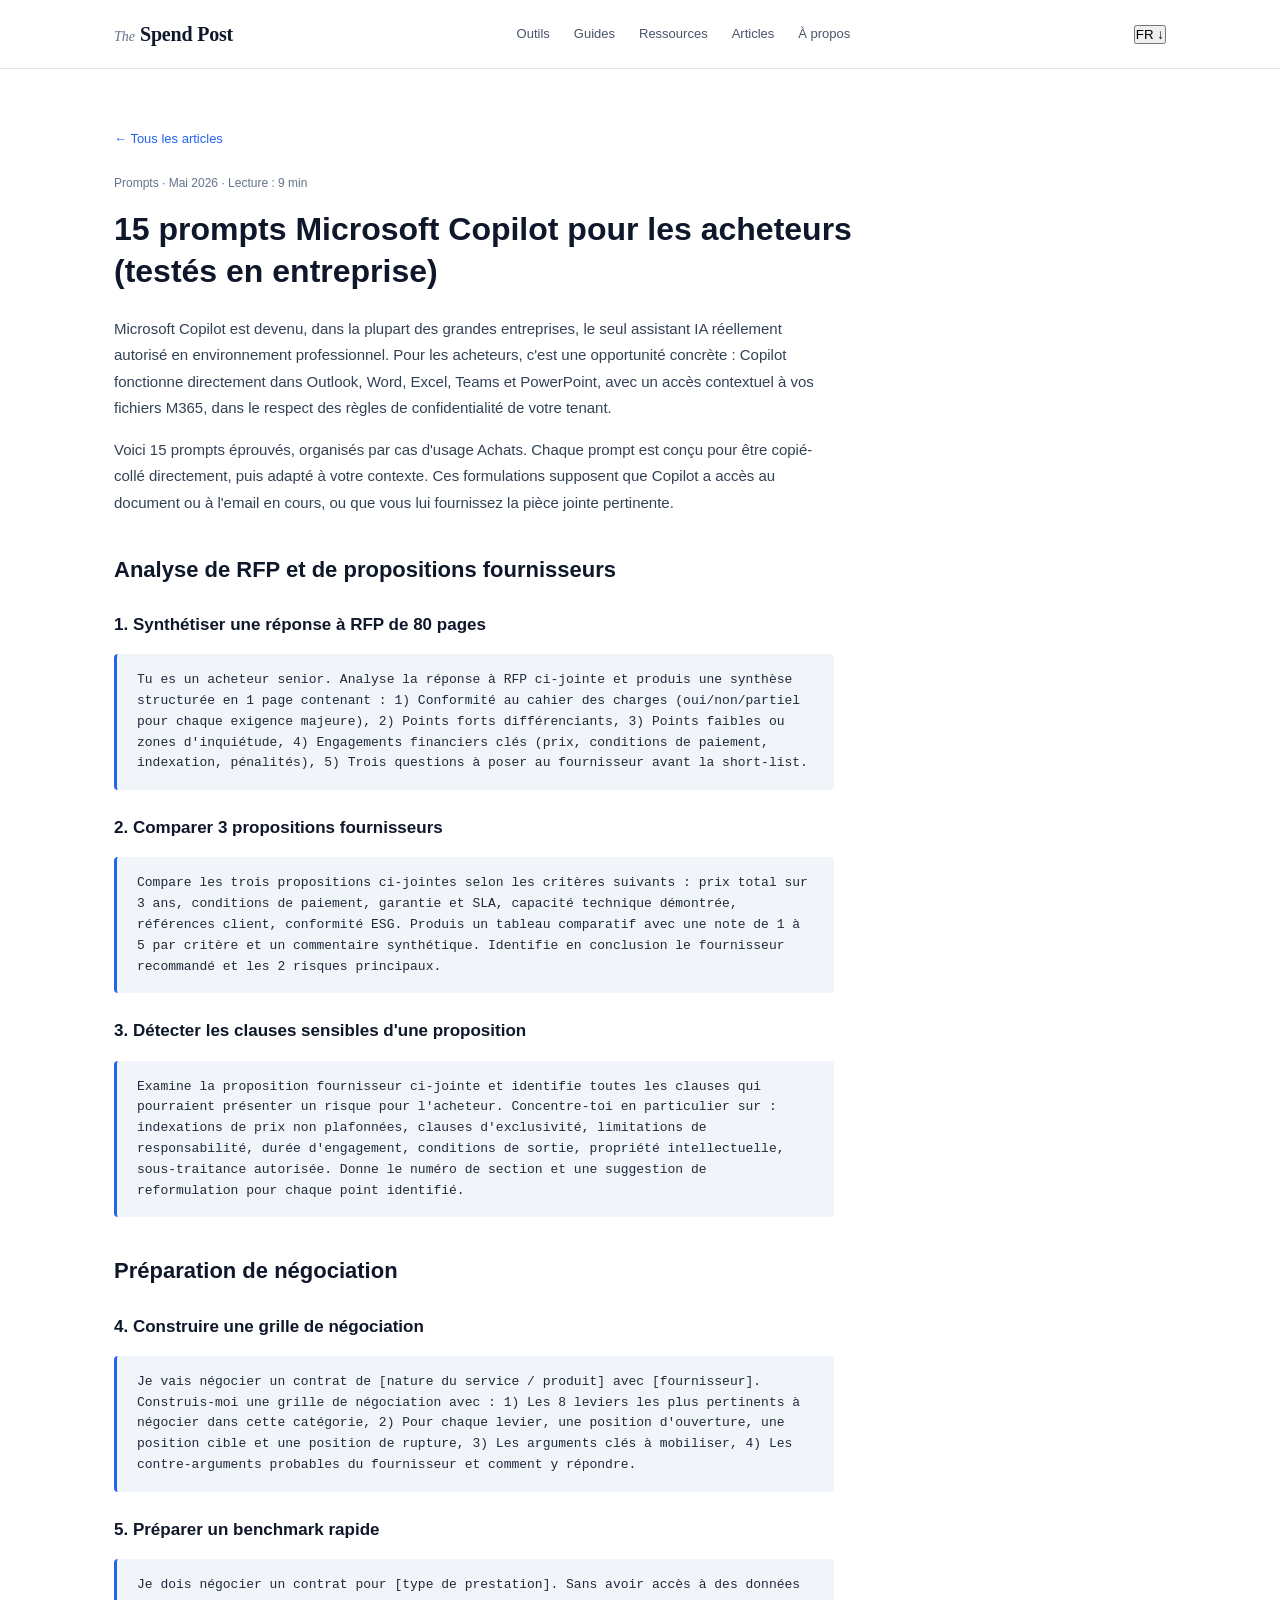
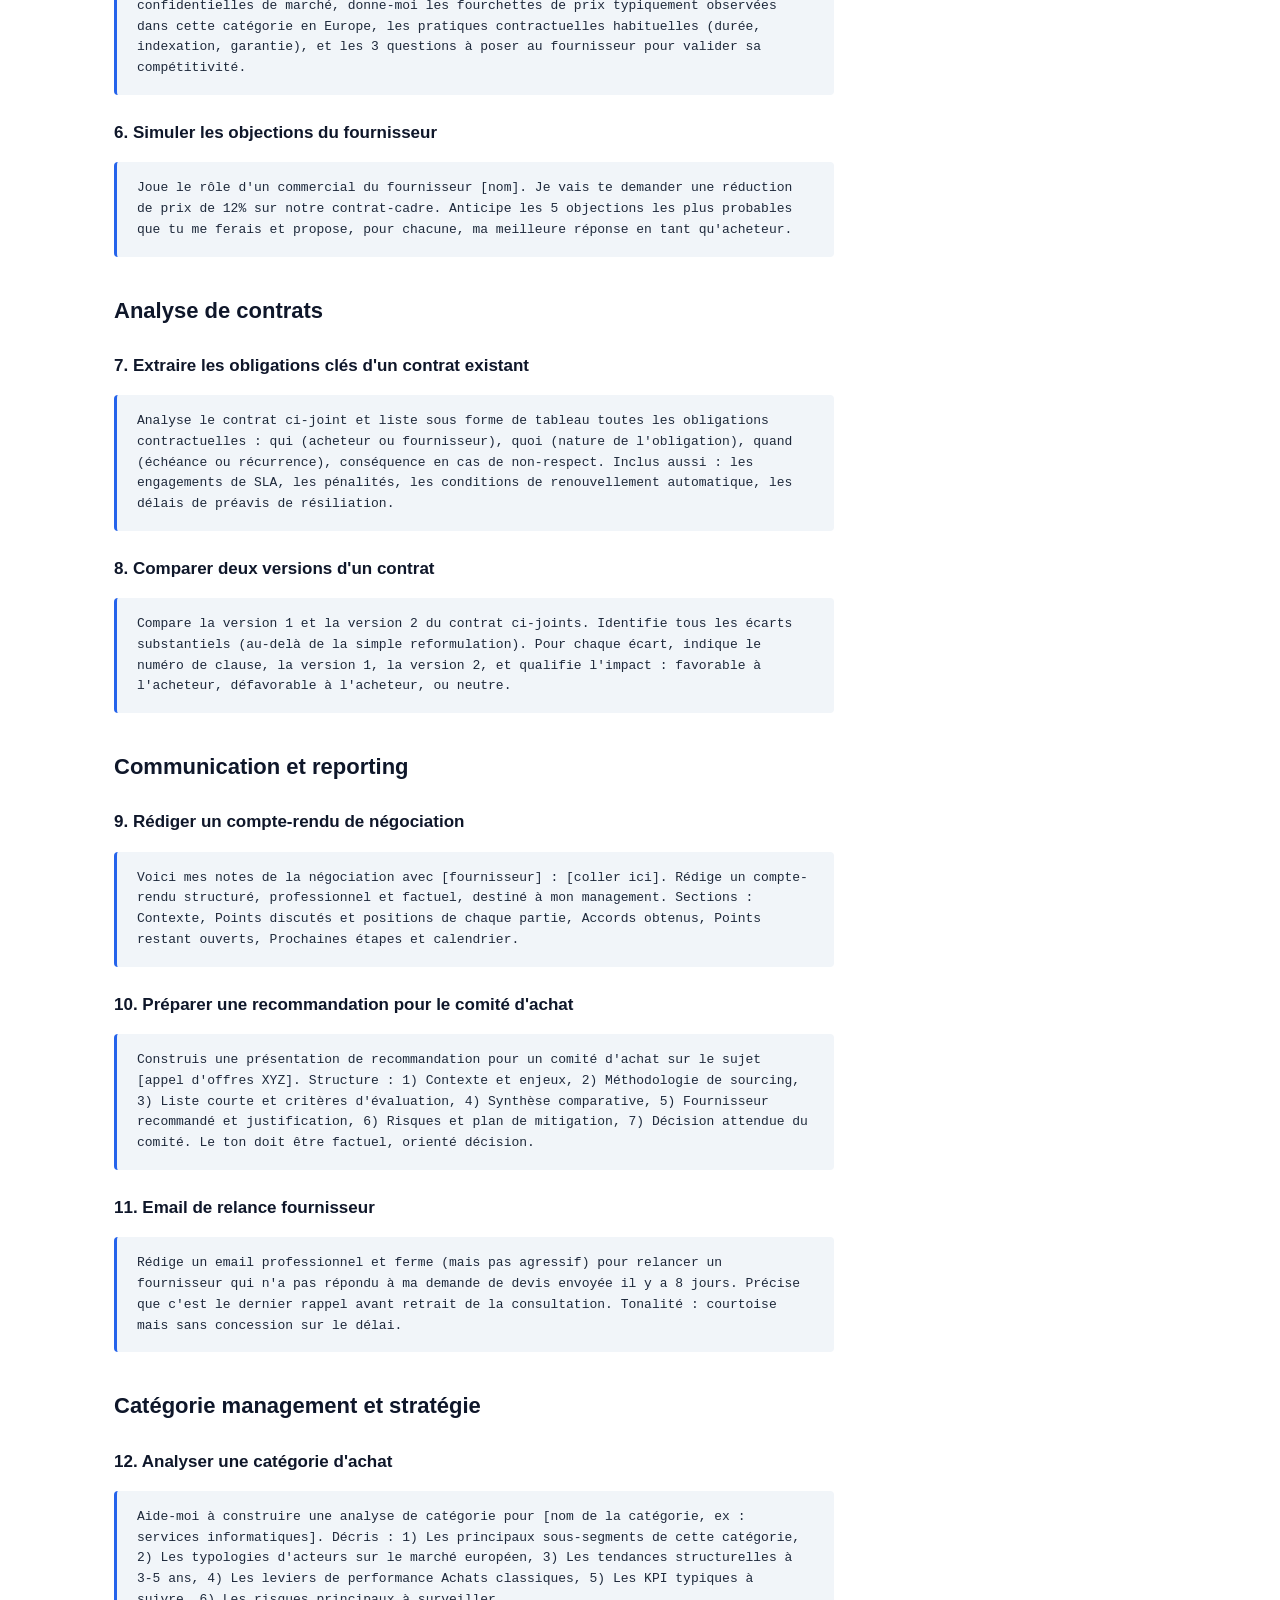
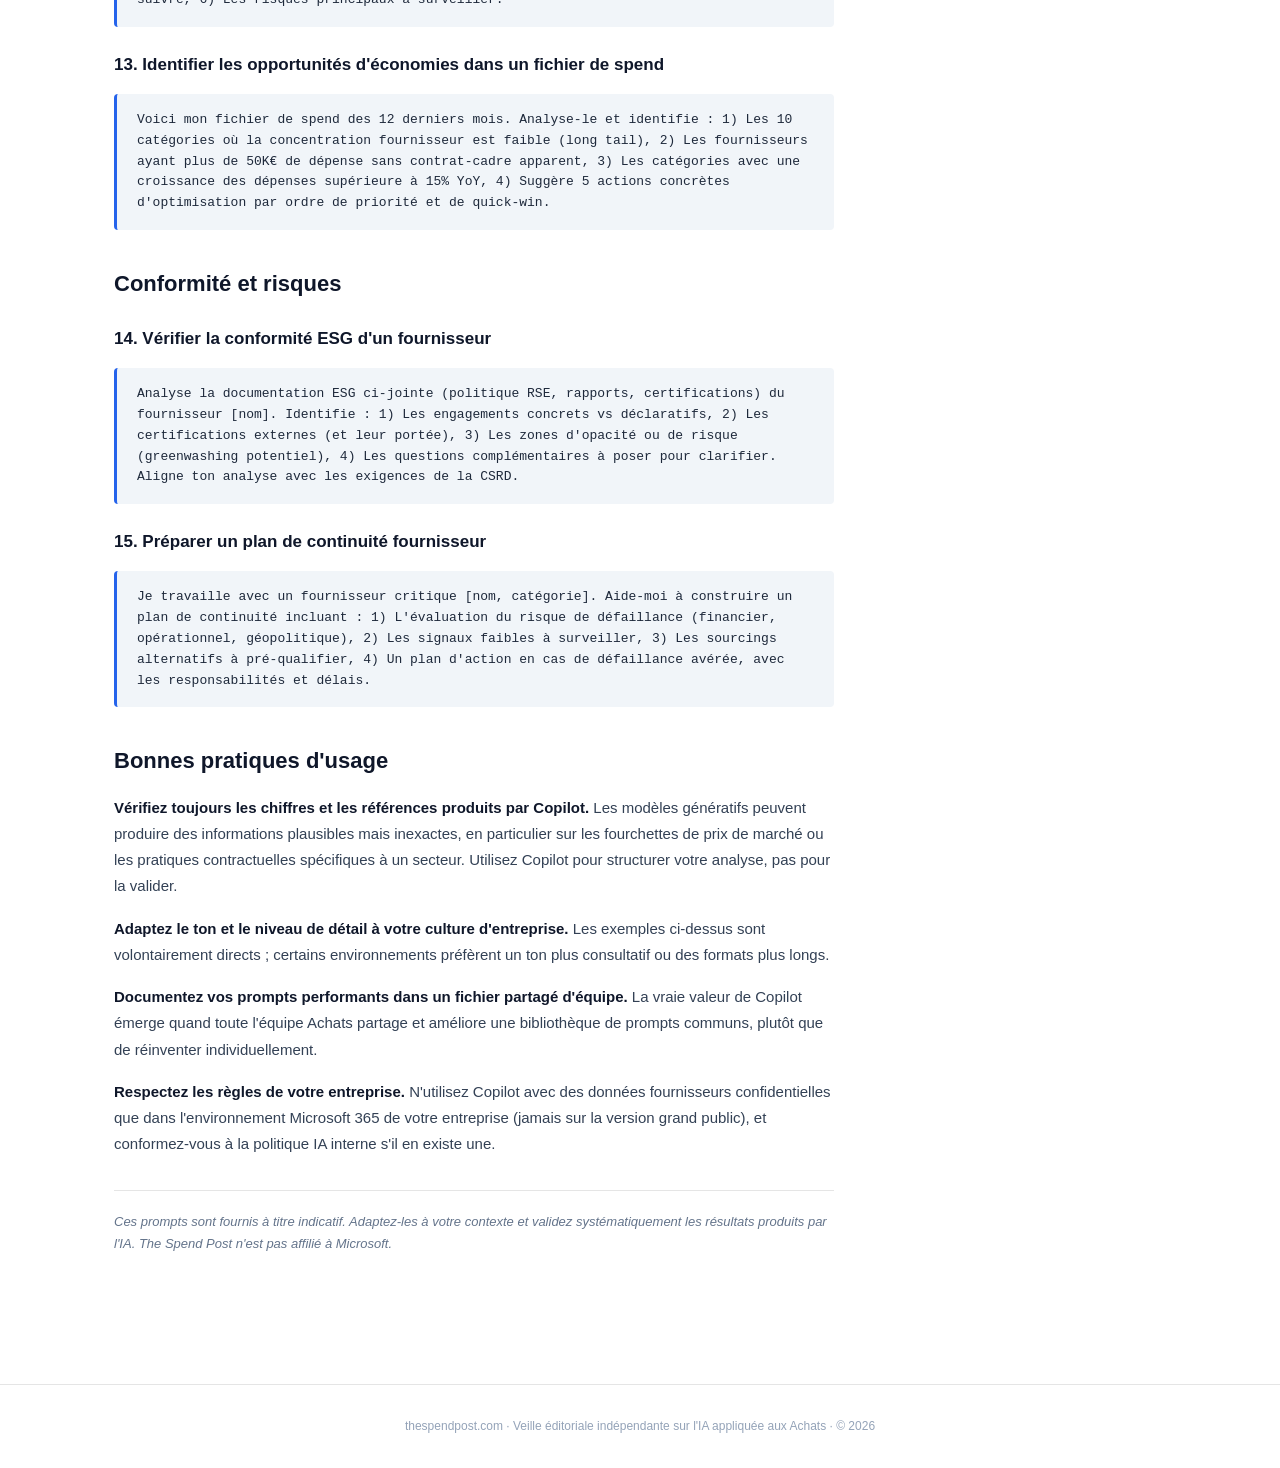
<file: prompts-claude.html>
<!DOCTYPE html>
<html lang="fr">
<head>
  <meta charset="UTF-8">
  <meta name="viewport" content="width=device-width, initial-scale=1.0">
  <title>15 prompts Microsoft Copilot pour les acheteurs &#124; The Spend Post</title>
  <meta name="description" content="15 prompts Copilot testés en entreprise pour les acheteurs : analyse de RFP, matrices comparatives, préparation de négociation. Directement utilisables.">
  <link rel="icon" type="image/svg+xml" href="../favicon.svg">
  <link rel="stylesheet" href="../style.css">
</head>
<body>
  <header class="header">
    <div class="container header-inner">
      <a href="../index.html" class="logo-wrap">
        <span class="logo-the">The</span>
        <span class="logo-name">Spend Post</span>
      </a>
      <nav class="nav">
        <a href="../outils.html">Outils</a>
        <a href="../guides.html">Guides</a>
        <a href="../ressources.html">Ressources</a>
        <a href="../articles.html">Articles</a>
        <a href="../a-propos.html">À propos</a>
      </nav>
      <button class="lang-toggle" onclick="toggleLang()">FR ↓</button>
    </div>
  </header>

  <main class="article-page">
    <div class="container">
      <a href="../articles.html" class="back-link">← Tous les articles</a>
      <div class="article-meta">Prompts · Mai 2026 · Lecture : 9 min</div>
      <h1>15 prompts Microsoft Copilot pour les acheteurs (testés en entreprise)</h1>

      <p>Microsoft Copilot est devenu, dans la plupart des grandes entreprises, le seul assistant IA réellement autorisé en environnement professionnel. Pour les acheteurs, c'est une opportunité concrète : Copilot fonctionne directement dans Outlook, Word, Excel, Teams et PowerPoint, avec un accès contextuel à vos fichiers M365, dans le respect des règles de confidentialité de votre tenant.</p>

      <p>Voici 15 prompts éprouvés, organisés par cas d'usage Achats. Chaque prompt est conçu pour être copié-collé directement, puis adapté à votre contexte. Ces formulations supposent que Copilot a accès au document ou à l'email en cours, ou que vous lui fournissez la pièce jointe pertinente.</p>

      <h2>Analyse de RFP et de propositions fournisseurs</h2>

      <h3>1. Synthétiser une réponse à RFP de 80 pages</h3>
      <div class="prompt-box">Tu es un acheteur senior. Analyse la réponse à RFP ci-jointe et produis une synthèse structurée en 1 page contenant : 1) Conformité au cahier des charges (oui/non/partiel pour chaque exigence majeure), 2) Points forts différenciants, 3) Points faibles ou zones d'inquiétude, 4) Engagements financiers clés (prix, conditions de paiement, indexation, pénalités), 5) Trois questions à poser au fournisseur avant la short-list.</div>

      <h3>2. Comparer 3 propositions fournisseurs</h3>
      <div class="prompt-box">Compare les trois propositions ci-jointes selon les critères suivants : prix total sur 3 ans, conditions de paiement, garantie et SLA, capacité technique démontrée, références client, conformité ESG. Produis un tableau comparatif avec une note de 1 à 5 par critère et un commentaire synthétique. Identifie en conclusion le fournisseur recommandé et les 2 risques principaux.</div>

      <h3>3. Détecter les clauses sensibles d'une proposition</h3>
      <div class="prompt-box">Examine la proposition fournisseur ci-jointe et identifie toutes les clauses qui pourraient présenter un risque pour l'acheteur. Concentre-toi en particulier sur : indexations de prix non plafonnées, clauses d'exclusivité, limitations de responsabilité, durée d'engagement, conditions de sortie, propriété intellectuelle, sous-traitance autorisée. Donne le numéro de section et une suggestion de reformulation pour chaque point identifié.</div>

      <h2>Préparation de négociation</h2>

      <h3>4. Construire une grille de négociation</h3>
      <div class="prompt-box">Je vais négocier un contrat de [nature du service / produit] avec [fournisseur]. Construis-moi une grille de négociation avec : 1) Les 8 leviers les plus pertinents à négocier dans cette catégorie, 2) Pour chaque levier, une position d'ouverture, une position cible et une position de rupture, 3) Les arguments clés à mobiliser, 4) Les contre-arguments probables du fournisseur et comment y répondre.</div>

      <h3>5. Préparer un benchmark rapide</h3>
      <div class="prompt-box">Je dois négocier un contrat pour [type de prestation]. Sans avoir accès à des données confidentielles de marché, donne-moi les fourchettes de prix typiquement observées dans cette catégorie en Europe, les pratiques contractuelles habituelles (durée, indexation, garantie), et les 3 questions à poser au fournisseur pour valider sa compétitivité.</div>

      <h3>6. Simuler les objections du fournisseur</h3>
      <div class="prompt-box">Joue le rôle d'un commercial du fournisseur [nom]. Je vais te demander une réduction de prix de 12% sur notre contrat-cadre. Anticipe les 5 objections les plus probables que tu me ferais et propose, pour chacune, ma meilleure réponse en tant qu'acheteur.</div>

      <h2>Analyse de contrats</h2>

      <h3>7. Extraire les obligations clés d'un contrat existant</h3>
      <div class="prompt-box">Analyse le contrat ci-joint et liste sous forme de tableau toutes les obligations contractuelles : qui (acheteur ou fournisseur), quoi (nature de l'obligation), quand (échéance ou récurrence), conséquence en cas de non-respect. Inclus aussi : les engagements de SLA, les pénalités, les conditions de renouvellement automatique, les délais de préavis de résiliation.</div>

      <h3>8. Comparer deux versions d'un contrat</h3>
      <div class="prompt-box">Compare la version 1 et la version 2 du contrat ci-joints. Identifie tous les écarts substantiels (au-delà de la simple reformulation). Pour chaque écart, indique le numéro de clause, la version 1, la version 2, et qualifie l'impact : favorable à l'acheteur, défavorable à l'acheteur, ou neutre.</div>

      <h2>Communication et reporting</h2>

      <h3>9. Rédiger un compte-rendu de négociation</h3>
      <div class="prompt-box">Voici mes notes de la négociation avec [fournisseur] : [coller ici]. Rédige un compte-rendu structuré, professionnel et factuel, destiné à mon management. Sections : Contexte, Points discutés et positions de chaque partie, Accords obtenus, Points restant ouverts, Prochaines étapes et calendrier.</div>

      <h3>10. Préparer une recommandation pour le comité d'achat</h3>
      <div class="prompt-box">Construis une présentation de recommandation pour un comité d'achat sur le sujet [appel d'offres XYZ]. Structure : 1) Contexte et enjeux, 2) Méthodologie de sourcing, 3) Liste courte et critères d'évaluation, 4) Synthèse comparative, 5) Fournisseur recommandé et justification, 6) Risques et plan de mitigation, 7) Décision attendue du comité. Le ton doit être factuel, orienté décision.</div>

      <h3>11. Email de relance fournisseur</h3>
      <div class="prompt-box">Rédige un email professionnel et ferme (mais pas agressif) pour relancer un fournisseur qui n'a pas répondu à ma demande de devis envoyée il y a 8 jours. Précise que c'est le dernier rappel avant retrait de la consultation. Tonalité : courtoise mais sans concession sur le délai.</div>

      <h2>Catégorie management et stratégie</h2>

      <h3>12. Analyser une catégorie d'achat</h3>
      <div class="prompt-box">Aide-moi à construire une analyse de catégorie pour [nom de la catégorie, ex : services informatiques]. Décris : 1) Les principaux sous-segments de cette catégorie, 2) Les typologies d'acteurs sur le marché européen, 3) Les tendances structurelles à 3-5 ans, 4) Les leviers de performance Achats classiques, 5) Les KPI typiques à suivre, 6) Les risques principaux à surveiller.</div>

      <h3>13. Identifier les opportunités d'économies dans un fichier de spend</h3>
      <div class="prompt-box">Voici mon fichier de spend des 12 derniers mois. Analyse-le et identifie : 1) Les 10 catégories où la concentration fournisseur est faible (long tail), 2) Les fournisseurs ayant plus de 50K€ de dépense sans contrat-cadre apparent, 3) Les catégories avec une croissance des dépenses supérieure à 15% YoY, 4) Suggère 5 actions concrètes d'optimisation par ordre de priorité et de quick-win.</div>

      <h2>Conformité et risques</h2>

      <h3>14. Vérifier la conformité ESG d'un fournisseur</h3>
      <div class="prompt-box">Analyse la documentation ESG ci-jointe (politique RSE, rapports, certifications) du fournisseur [nom]. Identifie : 1) Les engagements concrets vs déclaratifs, 2) Les certifications externes (et leur portée), 3) Les zones d'opacité ou de risque (greenwashing potentiel), 4) Les questions complémentaires à poser pour clarifier. Aligne ton analyse avec les exigences de la CSRD.</div>

      <h3>15. Préparer un plan de continuité fournisseur</h3>
      <div class="prompt-box">Je travaille avec un fournisseur critique [nom, catégorie]. Aide-moi à construire un plan de continuité incluant : 1) L'évaluation du risque de défaillance (financier, opérationnel, géopolitique), 2) Les signaux faibles à surveiller, 3) Les sourcings alternatifs à pré-qualifier, 4) Un plan d'action en cas de défaillance avérée, avec les responsabilités et délais.</div>

      <h2>Bonnes pratiques d'usage</h2>

      <p><strong>Vérifiez toujours les chiffres et les références produits par Copilot.</strong> Les modèles génératifs peuvent produire des informations plausibles mais inexactes, en particulier sur les fourchettes de prix de marché ou les pratiques contractuelles spécifiques à un secteur. Utilisez Copilot pour structurer votre analyse, pas pour la valider.</p>

      <p><strong>Adaptez le ton et le niveau de détail à votre culture d'entreprise.</strong> Les exemples ci-dessus sont volontairement directs ; certains environnements préfèrent un ton plus consultatif ou des formats plus longs.</p>

      <p><strong>Documentez vos prompts performants dans un fichier partagé d'équipe.</strong> La vraie valeur de Copilot émerge quand toute l'équipe Achats partage et améliore une bibliothèque de prompts communs, plutôt que de réinventer individuellement.</p>

      <p><strong>Respectez les règles de votre entreprise.</strong> N'utilisez Copilot avec des données fournisseurs confidentielles que dans l'environnement Microsoft 365 de votre entreprise (jamais sur la version grand public), et conformez-vous à la politique IA interne s'il en existe une.</p>

      <p style="font-size:13px;color:#64748b;font-style:italic;border-top:1px solid #e5e5e5;padding-top:20px;margin-top:32px;">Ces prompts sont fournis à titre indicatif. Adaptez-les à votre contexte et validez systématiquement les résultats produits par l'IA. The Spend Post n'est pas affilié à Microsoft.</p>

    </div>
  </main>

  <footer class="footer">
    <div class="container">
      thespendpost.com · Veille éditoriale indépendante sur l'IA appliquée aux Achats · © 2026
    </div>
  </footer>

  <script src="../script.js"></script>
</body>
</html>
</file>
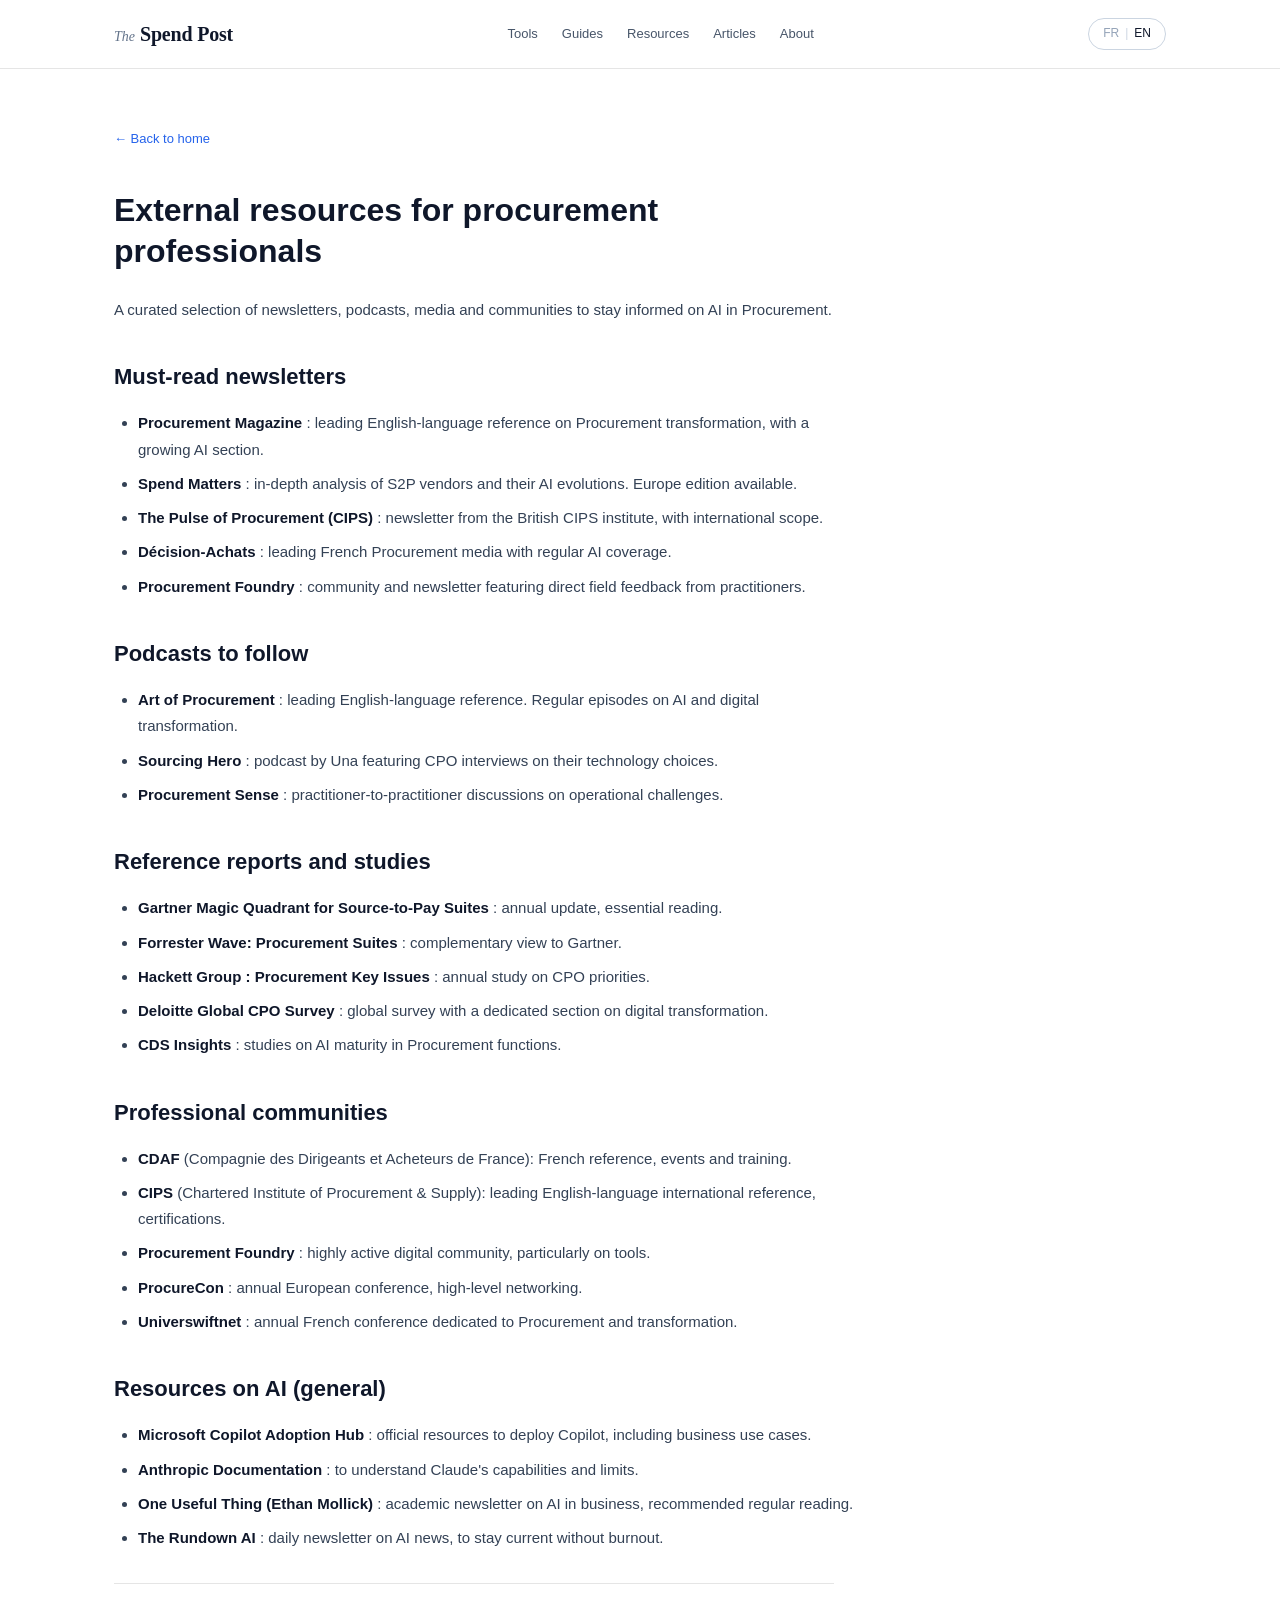
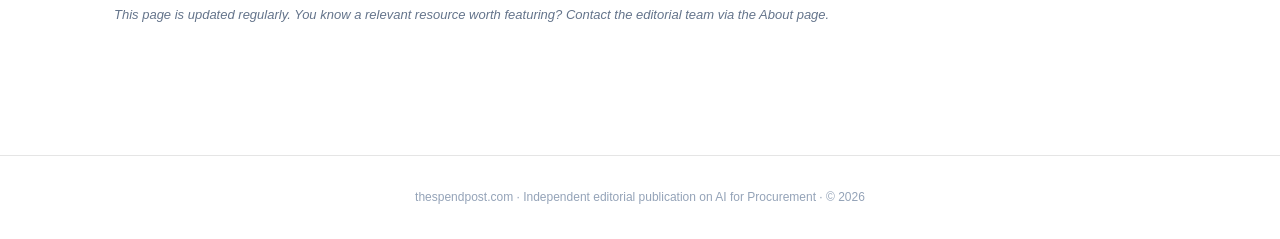
<file: ressources.html>
<!DOCTYPE html>
<html lang="fr">
<head>
  <meta charset="UTF-8">
  <meta name="viewport" content="width=device-width, initial-scale=1.0">
  <title data-fr="Ressources externes | The Spend Post" data-en="External resources | The Spend Post">Ressources externes | The Spend Post</title>
  <meta name="description" data-fr-content="Newsletters, podcasts, communautés et rapports utiles pour suivre l'IA appliquée aux Achats. Sélection éditoriale." data-en-content="Newsletters, podcasts, communities and reports to follow AI applied to Procurement. Editorial selection." content="Newsletters, podcasts, communautés et rapports utiles pour suivre l'IA appliquée aux Achats. Sélection éditoriale.">
  <link rel="icon" type="image/svg+xml" href="favicon.svg">
  <link rel="stylesheet" href="style.css">
</head>
<body>
  <header class="header">
    <div class="container header-inner">
      <a href="index.html" class="logo-wrap">
        <span class="logo-the">The</span>
        <span class="logo-name">Spend Post</span>
      </a>
      <nav class="nav">
        <a href="outils.html" data-fr="Outils" data-en="Tools">Outils</a>
        <a href="guides.html" data-fr="Guides" data-en="Guides">Guides</a>
        <a href="ressources.html" data-fr="Ressources" data-en="Resources">Ressources</a>
        <a href="articles.html" data-fr="Articles" data-en="Articles">Articles</a>
        <a href="a-propos.html" data-fr="À propos" data-en="About">À propos</a>
      </nav>
      <div class="lang-pill" role="group" aria-label="Language selector"><span class="lang-option" data-lang="fr">FR</span><span class="lang-sep">|</span><span class="lang-option" data-lang="en">EN</span></div>
    </div>
  </header>

  <main class="article-page">
    <div class="container">
      <a href="index.html" class="back-link" data-fr="← Retour à l'accueil" data-en="← Back to home">← Retour à l'accueil</a>
      <h1 data-fr="Ressources externes pour les acheteurs" data-en="External resources for procurement professionals">Ressources externes pour les acheteurs</h1>
      <p data-fr="Une sélection de newsletters, podcasts, médias et communautés utiles pour rester informé sur l'IA dans les Achats." data-en="A curated selection of newsletters, podcasts, media and communities to stay informed on AI in Procurement.">Une sélection de newsletters, podcasts, médias et communautés utiles pour rester informé sur l'IA dans les Achats.</p>

      <h2 data-fr="Newsletters incontournables" data-en="Must-read newsletters">Newsletters incontournables</h2>
      <ul>
        <li><strong>Procurement Magazine</strong> : <span data-fr="référence anglophone sur la transformation des Achats, avec une rubrique IA croissante." data-en="leading English-language reference on Procurement transformation, with a growing AI section.">référence anglophone sur la transformation des Achats, avec une rubrique IA croissante.</span></li>
        <li><strong>Spend Matters</strong> : <span data-fr="analyse approfondie des éditeurs S2P et de leurs évolutions IA. Édition Europe disponible." data-en="in-depth analysis of S2P vendors and their AI evolutions. Europe edition available.">analyse approfondie des éditeurs S2P et de leurs évolutions IA. Édition Europe disponible.</span></li>
        <li><strong>The Pulse of Procurement (CIPS)</strong> : <span data-fr="newsletter de l'institut britannique CIPS, avec une dimension internationale." data-en="newsletter from the British CIPS institute, with international scope.">newsletter de l'institut britannique CIPS, avec une dimension internationale.</span></li>
        <li><strong>Décision-Achats</strong> : <span data-fr="média français de référence pour les Achats, avec couverture régulière de l'IA." data-en="leading French Procurement media with regular AI coverage.">média français de référence pour les Achats, avec couverture régulière de l'IA.</span></li>
        <li><strong>Procurement Foundry</strong> : <span data-fr="communauté et newsletter avec retours d'expérience directs de praticiens." data-en="community and newsletter featuring direct field feedback from practitioners.">communauté et newsletter avec retours d'expérience directs de praticiens.</span></li>
      </ul>

      <h2 data-fr="Podcasts à suivre" data-en="Podcasts to follow">Podcasts à suivre</h2>
      <ul>
        <li><strong>Art of Procurement</strong> : <span data-fr="référence anglophone. Épisodes réguliers sur l'IA et la transformation digitale." data-en="leading English-language reference. Regular episodes on AI and digital transformation.">référence anglophone. Épisodes réguliers sur l'IA et la transformation digitale.</span></li>
        <li><strong>Sourcing Hero</strong> : <span data-fr="podcast de Una avec interviews de CPO sur leurs choix technologiques." data-en="podcast by Una featuring CPO interviews on their technology choices.">podcast de Una avec interviews de CPO sur leurs choix technologiques.</span></li>
        <li><strong>Procurement Sense</strong> : <span data-fr="discussion entre praticiens sur les enjeux opérationnels." data-en="practitioner-to-practitioner discussions on operational challenges.">discussion entre praticiens sur les enjeux opérationnels.</span></li>
      </ul>

      <h2 data-fr="Rapports et études de référence" data-en="Reference reports and studies">Rapports et études de référence</h2>
      <ul>
        <li><strong>Gartner Magic Quadrant for Source-to-Pay Suites</strong> : <span data-fr="mise à jour annuelle, lecture incontournable." data-en="annual update, essential reading.">mise à jour annuelle, lecture incontournable.</span></li>
        <li><strong>Forrester Wave: Procurement Suites</strong> : <span data-fr="vision complémentaire à Gartner." data-en="complementary view to Gartner.">vision complémentaire à Gartner.</span></li>
        <li><strong>Hackett Group : Procurement Key Issues</strong> : <span data-fr="étude annuelle sur les priorités CPO." data-en="annual study on CPO priorities.">étude annuelle sur les priorités CPO.</span></li>
        <li><strong>Deloitte Global CPO Survey</strong> : <span data-fr="enquête mondiale avec section dédiée à la transformation digitale." data-en="global survey with a dedicated section on digital transformation.">enquête mondiale avec section dédiée à la transformation digitale.</span></li>
        <li><strong>CDS Insights</strong> : <span data-fr="études sur la maturité IA des fonctions Achats." data-en="studies on AI maturity in Procurement functions.">études sur la maturité IA des fonctions Achats.</span></li>
      </ul>

      <h2 data-fr="Communautés professionnelles" data-en="Professional communities">Communautés professionnelles</h2>
      <ul>
        <li><strong>CDAF</strong> <span data-fr="(Compagnie des Dirigeants et Acheteurs de France) : référence française, événements et formations." data-en="(Compagnie des Dirigeants et Acheteurs de France): French reference, events and training.">(Compagnie des Dirigeants et Acheteurs de France) : référence française, événements et formations.</span></li>
        <li><strong>CIPS</strong> <span data-fr="(Chartered Institute of Procurement &amp; Supply) : référence internationale anglophone, certifications." data-en="(Chartered Institute of Procurement &amp; Supply): leading English-language international reference, certifications.">(Chartered Institute of Procurement &amp; Supply) : référence internationale anglophone, certifications.</span></li>
        <li><strong>Procurement Foundry</strong> : <span data-fr="communauté digitale très active, particulièrement sur les outils." data-en="highly active digital community, particularly on tools.">communauté digitale très active, particulièrement sur les outils.</span></li>
        <li><strong>ProcureCon</strong> : <span data-fr="conférence annuelle européenne, networking de haut niveau." data-en="annual European conference, high-level networking.">conférence annuelle européenne, networking de haut niveau.</span></li>
        <li><strong>Universwiftnet</strong> : <span data-fr="conférence française annuelle dédiée aux Achats et à la transformation." data-en="annual French conference dedicated to Procurement and transformation.">conférence française annuelle dédiée aux Achats et à la transformation.</span></li>
      </ul>

      <h2 data-fr="Ressources sur l'IA (général)" data-en="Resources on AI (general)">Ressources sur l'IA (général)</h2>
      <ul>
        <li><strong>Microsoft Copilot Adoption Hub</strong> : <span data-fr="ressources officielles pour déployer Copilot, incluant des cas d'usage métier." data-en="official resources to deploy Copilot, including business use cases.">ressources officielles pour déployer Copilot, incluant des cas d'usage métier.</span></li>
        <li><strong>Anthropic Documentation</strong> : <span data-fr="pour comprendre les capacités de Claude et ses limites." data-en="to understand Claude's capabilities and limits.">pour comprendre les capacités de Claude et ses limites.</span></li>
        <li><strong>One Useful Thing (Ethan Mollick)</strong> : <span data-fr="newsletter académique sur l'IA en entreprise, lecture régulière conseillée." data-en="academic newsletter on AI in business, recommended regular reading.">newsletter académique sur l'IA en entreprise, lecture régulière conseillée.</span></li>
        <li><strong>The Rundown AI</strong> : <span data-fr="newsletter quotidienne sur l'actualité IA, pour rester à jour sans s'épuiser." data-en="daily newsletter on AI news, to stay current without burnout.">newsletter quotidienne sur l'actualité IA, pour rester à jour sans s'épuiser.</span></li>
      </ul>

      <p style="font-size:13px;color:#64748b;font-style:italic;border-top:1px solid #e5e5e5;padding-top:20px;margin-top:32px;" data-fr="Cette page est mise à jour régulièrement. Vous connaissez une ressource pertinente qui mérite d'y figurer ? Contactez la rédaction via la page À propos." data-en="This page is updated regularly. You know a relevant resource worth featuring? Contact the editorial team via the About page.">Cette page est mise à jour régulièrement. Vous connaissez une ressource pertinente qui mérite d'y figurer ? Contactez la rédaction via la page À propos.</p>

    </div>
  </main>

  <footer class="footer">
    <div class="container">
      <span data-fr="thespendpost.com · Veille éditoriale indépendante sur l'IA appliquée aux Achats · © 2026" data-en="thespendpost.com · Independent editorial publication on AI for Procurement · © 2026">thespendpost.com · Veille éditoriale indépendante sur l'IA appliquée aux Achats · © 2026</span>
    </div>
  </footer>

  <script src="script.js"></script>
</body>
</html>
</file>
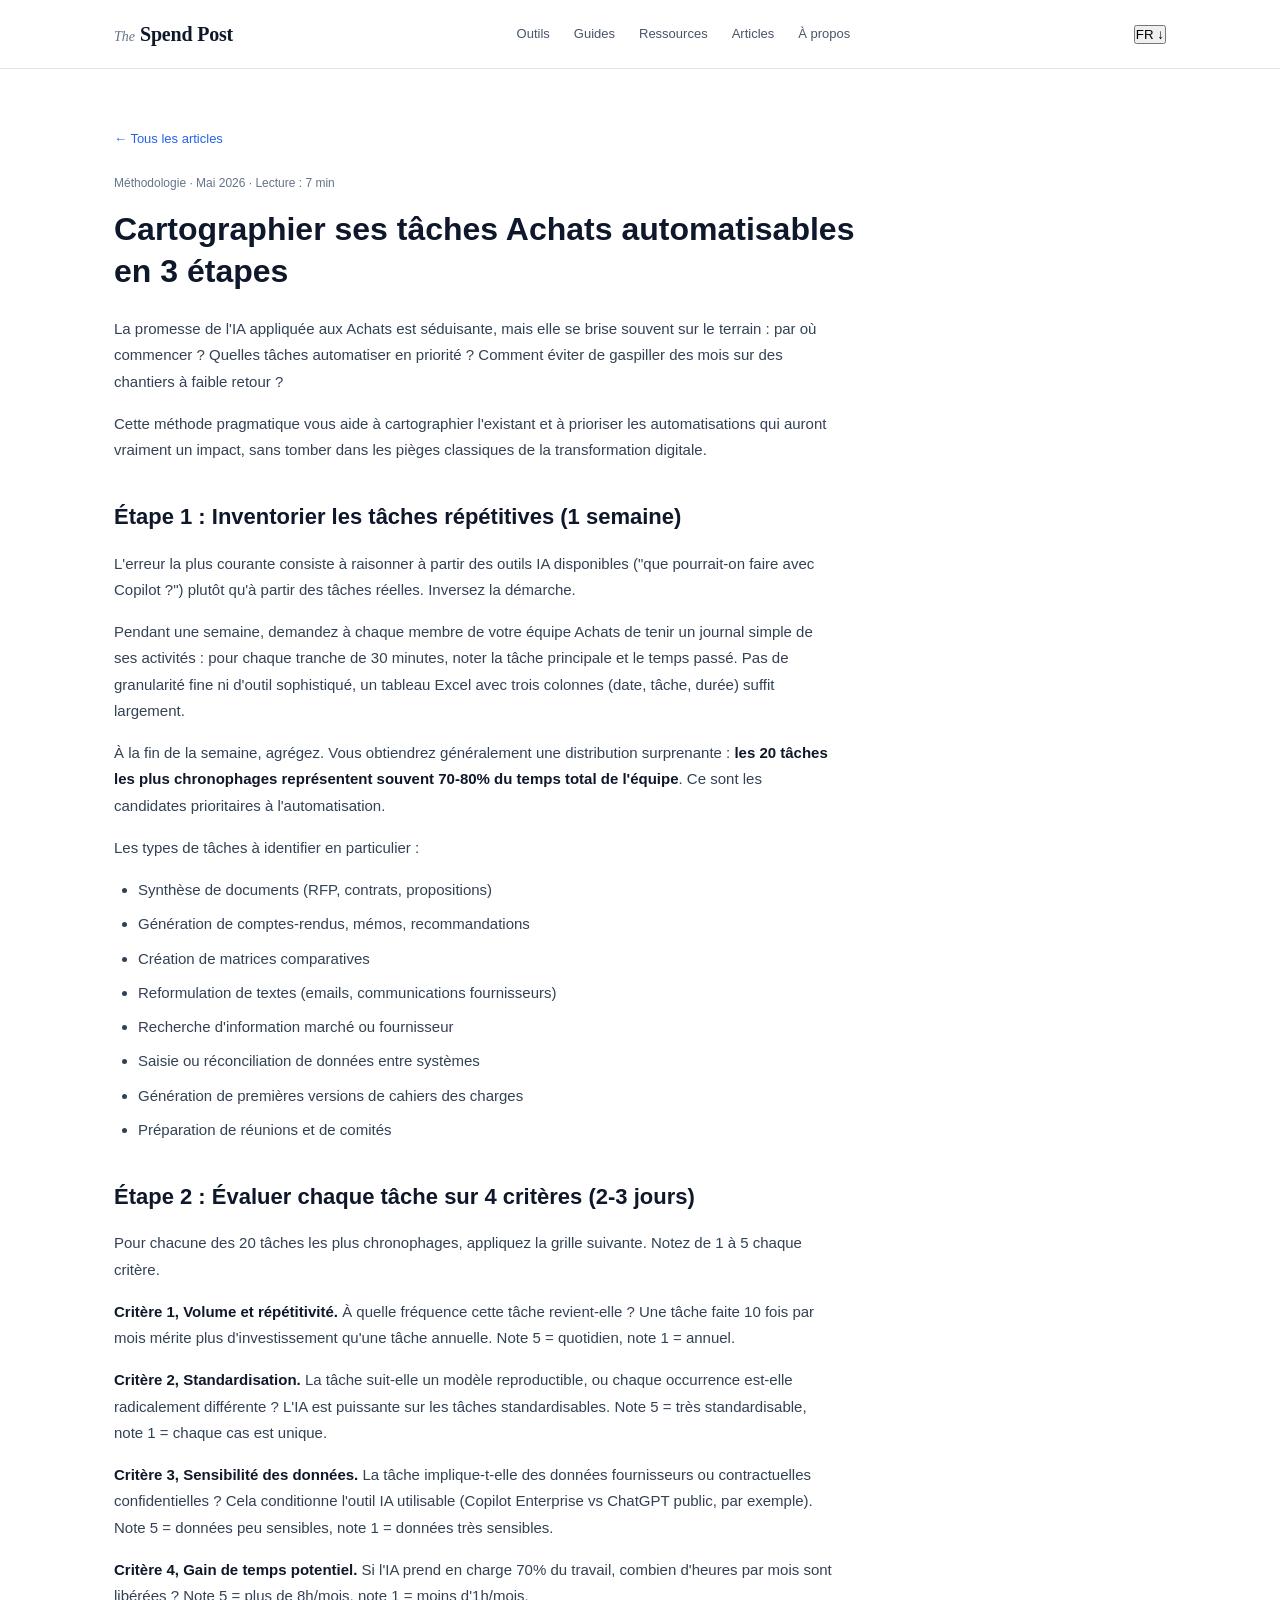
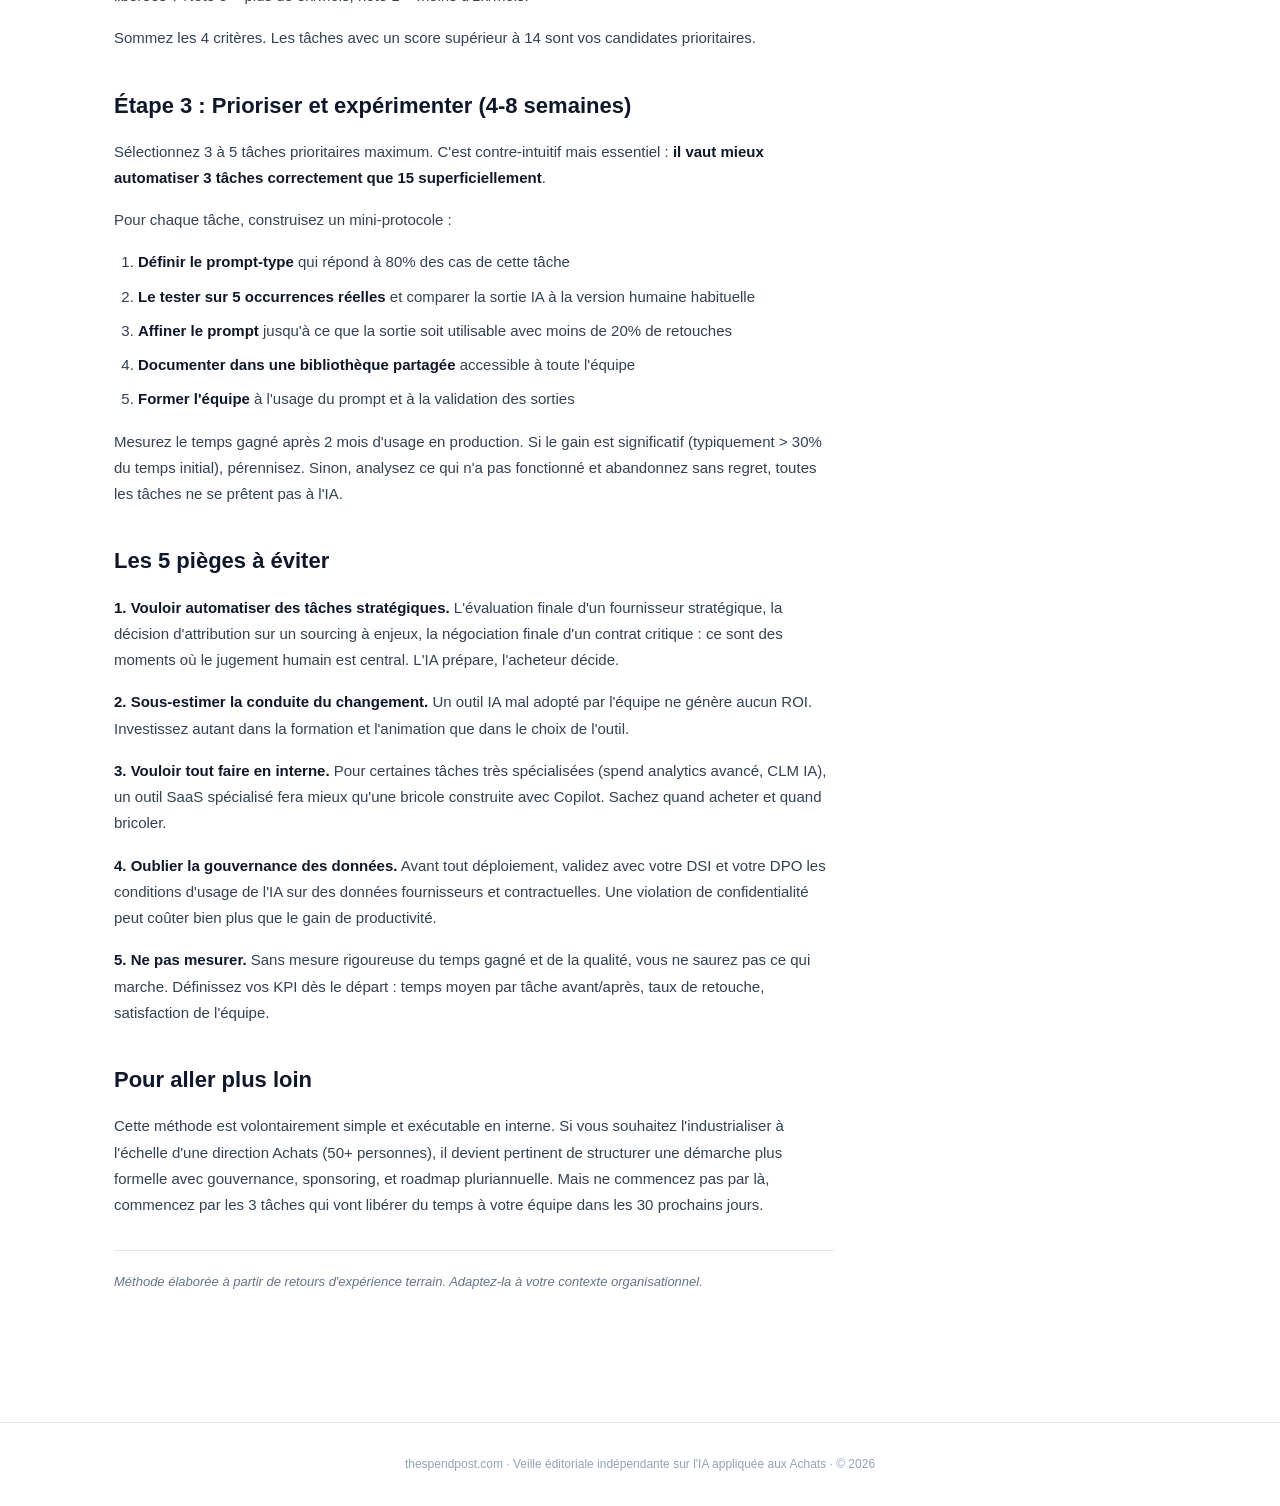
<file: s2p-2026.html>
<!DOCTYPE html>
<html lang="fr">
<head>
  <meta charset="UTF-8">
  <meta name="viewport" content="width=device-width, initial-scale=1.0">
  <title>Cartographier ses tâches Achats automatisables en 3 étapes &#124; The Spend Post</title>
  <meta name="description" content="Méthode pragmatique pour identifier les tâches Achats à automatiser avec l'IA. Grille d'évaluation, priorisation, pièges à éviter.">
  <link rel="icon" type="image/svg+xml" href="../favicon.svg">
  <link rel="stylesheet" href="../style.css">
</head>
<body>
  <header class="header">
    <div class="container header-inner">
      <a href="../index.html" class="logo-wrap">
        <span class="logo-the">The</span>
        <span class="logo-name">Spend Post</span>
      </a>
      <nav class="nav">
        <a href="../outils.html">Outils</a>
        <a href="../guides.html">Guides</a>
        <a href="../ressources.html">Ressources</a>
        <a href="../articles.html">Articles</a>
        <a href="../a-propos.html">À propos</a>
      </nav>
      <button class="lang-toggle" onclick="toggleLang()">FR ↓</button>
    </div>
  </header>

  <main class="article-page">
    <div class="container">
      <a href="../articles.html" class="back-link">← Tous les articles</a>
      <div class="article-meta">Méthodologie · Mai 2026 · Lecture : 7 min</div>
      <h1>Cartographier ses tâches Achats automatisables en 3 étapes</h1>

      <p>La promesse de l'IA appliquée aux Achats est séduisante, mais elle se brise souvent sur le terrain : par où commencer ? Quelles tâches automatiser en priorité ? Comment éviter de gaspiller des mois sur des chantiers à faible retour ?</p>

      <p>Cette méthode pragmatique vous aide à cartographier l'existant et à prioriser les automatisations qui auront vraiment un impact, sans tomber dans les pièges classiques de la transformation digitale.</p>

      <h2>Étape 1 : Inventorier les tâches répétitives (1 semaine)</h2>

      <p>L'erreur la plus courante consiste à raisonner à partir des outils IA disponibles ("que pourrait-on faire avec Copilot ?") plutôt qu'à partir des tâches réelles. Inversez la démarche.</p>

      <p>Pendant une semaine, demandez à chaque membre de votre équipe Achats de tenir un journal simple de ses activités : pour chaque tranche de 30 minutes, noter la tâche principale et le temps passé. Pas de granularité fine ni d'outil sophistiqué, un tableau Excel avec trois colonnes (date, tâche, durée) suffit largement.</p>

      <p>À la fin de la semaine, agrégez. Vous obtiendrez généralement une distribution surprenante : <strong>les 20 tâches les plus chronophages représentent souvent 70-80% du temps total de l'équipe</strong>. Ce sont les candidates prioritaires à l'automatisation.</p>

      <p>Les types de tâches à identifier en particulier :</p>
      <ul>
        <li>Synthèse de documents (RFP, contrats, propositions)</li>
        <li>Génération de comptes-rendus, mémos, recommandations</li>
        <li>Création de matrices comparatives</li>
        <li>Reformulation de textes (emails, communications fournisseurs)</li>
        <li>Recherche d'information marché ou fournisseur</li>
        <li>Saisie ou réconciliation de données entre systèmes</li>
        <li>Génération de premières versions de cahiers des charges</li>
        <li>Préparation de réunions et de comités</li>
      </ul>

      <h2>Étape 2 : Évaluer chaque tâche sur 4 critères (2-3 jours)</h2>

      <p>Pour chacune des 20 tâches les plus chronophages, appliquez la grille suivante. Notez de 1 à 5 chaque critère.</p>

      <p><strong>Critère 1, Volume et répétitivité.</strong> À quelle fréquence cette tâche revient-elle ? Une tâche faite 10 fois par mois mérite plus d'investissement qu'une tâche annuelle. Note 5 = quotidien, note 1 = annuel.</p>

      <p><strong>Critère 2, Standardisation.</strong> La tâche suit-elle un modèle reproductible, ou chaque occurrence est-elle radicalement différente ? L'IA est puissante sur les tâches standardisables. Note 5 = très standardisable, note 1 = chaque cas est unique.</p>

      <p><strong>Critère 3, Sensibilité des données.</strong> La tâche implique-t-elle des données fournisseurs ou contractuelles confidentielles ? Cela conditionne l'outil IA utilisable (Copilot Enterprise vs ChatGPT public, par exemple). Note 5 = données peu sensibles, note 1 = données très sensibles.</p>

      <p><strong>Critère 4, Gain de temps potentiel.</strong> Si l'IA prend en charge 70% du travail, combien d'heures par mois sont libérées ? Note 5 = plus de 8h/mois, note 1 = moins d'1h/mois.</p>

      <p>Sommez les 4 critères. Les tâches avec un score supérieur à 14 sont vos candidates prioritaires.</p>

      <h2>Étape 3 : Prioriser et expérimenter (4-8 semaines)</h2>

      <p>Sélectionnez 3 à 5 tâches prioritaires maximum. C'est contre-intuitif mais essentiel : <strong>il vaut mieux automatiser 3 tâches correctement que 15 superficiellement</strong>.</p>

      <p>Pour chaque tâche, construisez un mini-protocole :</p>
      <ol>
        <li><strong>Définir le prompt-type</strong> qui répond à 80% des cas de cette tâche</li>
        <li><strong>Le tester sur 5 occurrences réelles</strong> et comparer la sortie IA à la version humaine habituelle</li>
        <li><strong>Affiner le prompt</strong> jusqu'à ce que la sortie soit utilisable avec moins de 20% de retouches</li>
        <li><strong>Documenter dans une bibliothèque partagée</strong> accessible à toute l'équipe</li>
        <li><strong>Former l'équipe</strong> à l'usage du prompt et à la validation des sorties</li>
      </ol>

      <p>Mesurez le temps gagné après 2 mois d'usage en production. Si le gain est significatif (typiquement > 30% du temps initial), pérennisez. Sinon, analysez ce qui n'a pas fonctionné et abandonnez sans regret, toutes les tâches ne se prêtent pas à l'IA.</p>

      <h2>Les 5 pièges à éviter</h2>

      <p><strong>1. Vouloir automatiser des tâches stratégiques.</strong> L'évaluation finale d'un fournisseur stratégique, la décision d'attribution sur un sourcing à enjeux, la négociation finale d'un contrat critique : ce sont des moments où le jugement humain est central. L'IA prépare, l'acheteur décide.</p>

      <p><strong>2. Sous-estimer la conduite du changement.</strong> Un outil IA mal adopté par l'équipe ne génère aucun ROI. Investissez autant dans la formation et l'animation que dans le choix de l'outil.</p>

      <p><strong>3. Vouloir tout faire en interne.</strong> Pour certaines tâches très spécialisées (spend analytics avancé, CLM IA), un outil SaaS spécialisé fera mieux qu'une bricole construite avec Copilot. Sachez quand acheter et quand bricoler.</p>

      <p><strong>4. Oublier la gouvernance des données.</strong> Avant tout déploiement, validez avec votre DSI et votre DPO les conditions d'usage de l'IA sur des données fournisseurs et contractuelles. Une violation de confidentialité peut coûter bien plus que le gain de productivité.</p>

      <p><strong>5. Ne pas mesurer.</strong> Sans mesure rigoureuse du temps gagné et de la qualité, vous ne saurez pas ce qui marche. Définissez vos KPI dès le départ : temps moyen par tâche avant/après, taux de retouche, satisfaction de l'équipe.</p>

      <h2>Pour aller plus loin</h2>

      <p>Cette méthode est volontairement simple et exécutable en interne. Si vous souhaitez l'industrialiser à l'échelle d'une direction Achats (50+ personnes), il devient pertinent de structurer une démarche plus formelle avec gouvernance, sponsoring, et roadmap pluriannuelle. Mais ne commencez pas par là, commencez par les 3 tâches qui vont libérer du temps à votre équipe dans les 30 prochains jours.</p>

      <p style="font-size:13px;color:#64748b;font-style:italic;border-top:1px solid #e5e5e5;padding-top:20px;margin-top:32px;">Méthode élaborée à partir de retours d'expérience terrain. Adaptez-la à votre contexte organisationnel.</p>

    </div>
  </main>

  <footer class="footer">
    <div class="container">
      thespendpost.com · Veille éditoriale indépendante sur l'IA appliquée aux Achats · © 2026
    </div>
  </footer>

  <script src="../script.js"></script>
</body>
</html>
</file>
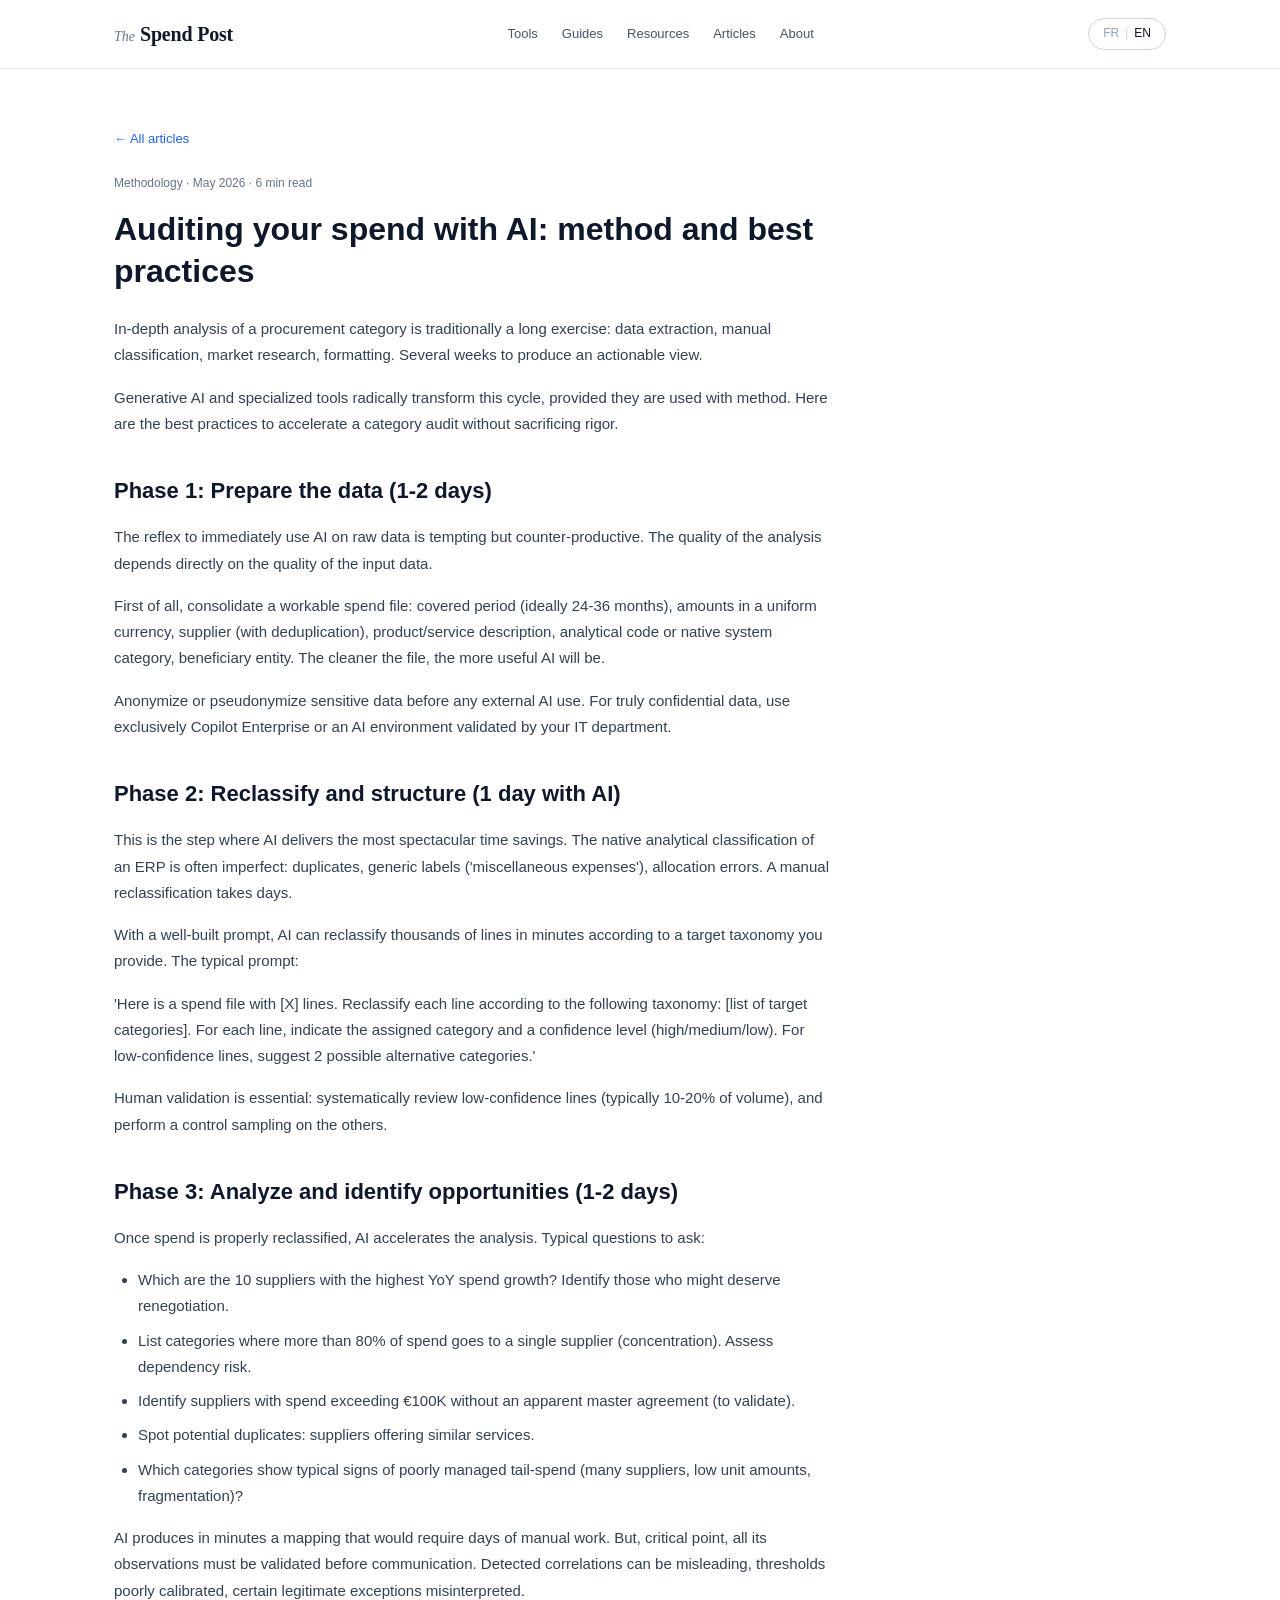
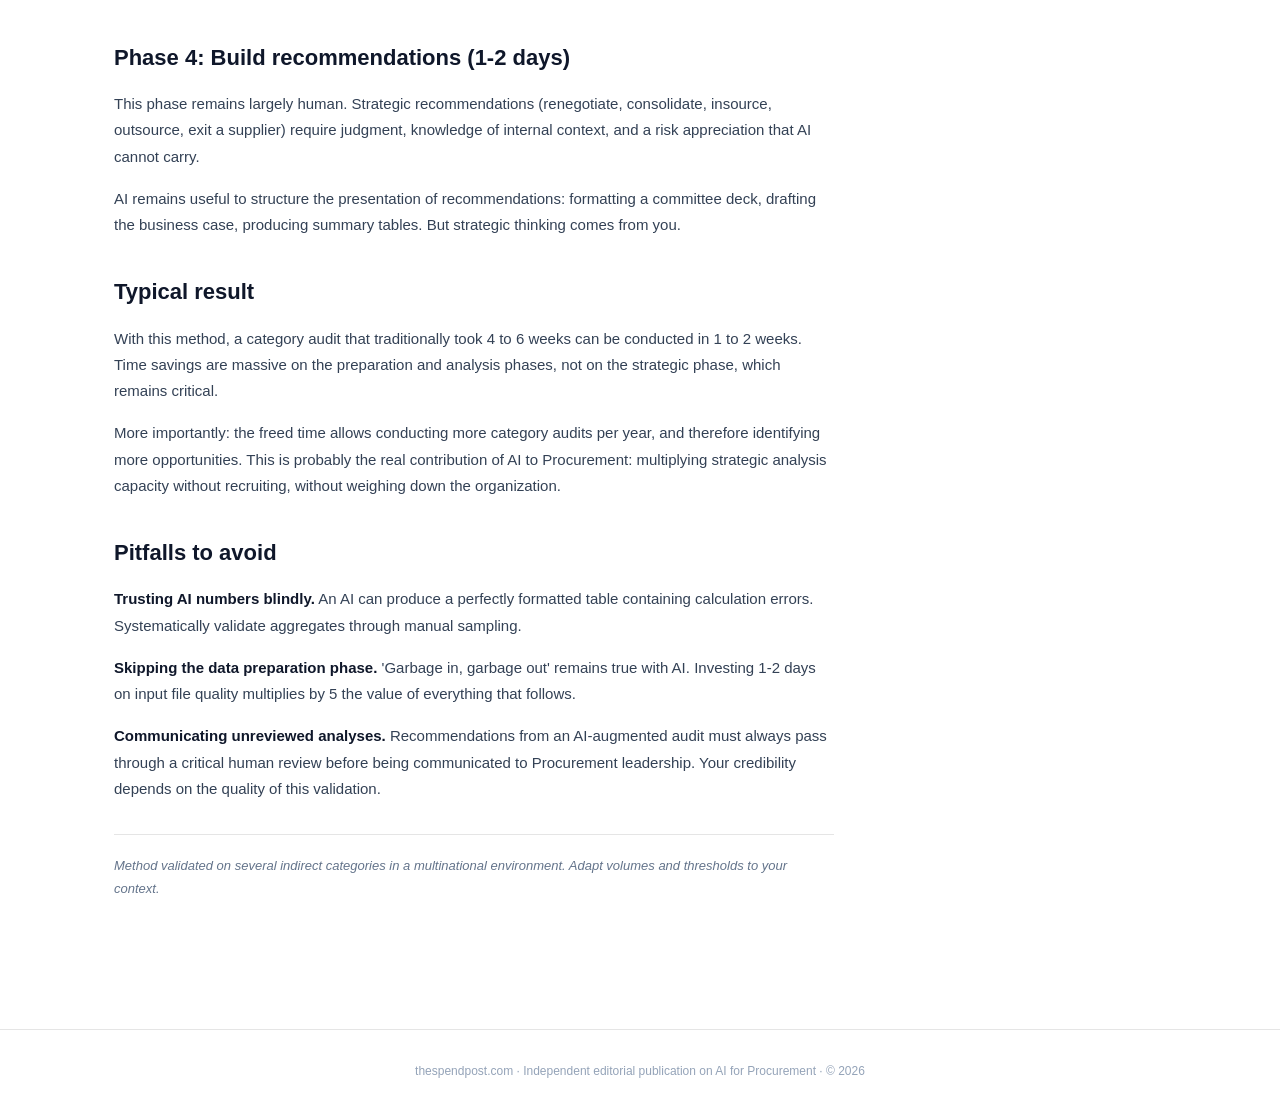
<file: articles/audit-spend-ia.html>
<!DOCTYPE html>
<html lang="fr">
<head>
  <meta charset="UTF-8">
  <meta name="viewport" content="width=device-width, initial-scale=1.0">
  <title data-fr="Auditer son spend avec l'IA : méthode et bonnes pratiques | The Spend Post" data-en="Auditing your spend with AI: method and best practices | The Spend Post">Auditer son spend avec l'IA : méthode et bonnes pratiques | The Spend Post</title>
  <meta name="description" data-fr-content="Méthode pour cartographier rapidement une catégorie d'achat avec l'IA. Étapes, outils, validation humaine. Cas pratique anonymisé." data-en-content="Method to quickly map a procurement category with AI. Steps, tools, human validation. Anonymized case study." content="Méthode pour cartographier rapidement une catégorie d'achat avec l'IA. Étapes, outils, validation humaine. Cas pratique anonymisé.">
  <link rel="icon" type="image/svg+xml" href="../favicon.svg">
  <link rel="stylesheet" href="../style.css">
</head>
<body>
  <header class="header">
    <div class="container header-inner">
      <a href="../index.html" class="logo-wrap">
        <span class="logo-the">The</span>
        <span class="logo-name">Spend Post</span>
      </a>
      <nav class="nav">
        <a href="../outils.html" data-fr="Outils" data-en="Tools">Outils</a>
        <a href="../guides.html" data-fr="Guides" data-en="Guides">Guides</a>
        <a href="../ressources.html" data-fr="Ressources" data-en="Resources">Ressources</a>
        <a href="../articles.html" data-fr="Articles" data-en="Articles">Articles</a>
        <a href="../a-propos.html" data-fr="À propos" data-en="About">À propos</a>
      </nav>
      <div class="lang-pill" role="group" aria-label="Language selector"><span class="lang-option" data-lang="fr">FR</span><span class="lang-sep">|</span><span class="lang-option" data-lang="en">EN</span></div>
    </div>
  </header>

  <main class="article-page">
    <div class="container">
      <a href="../articles.html" class="back-link" data-fr="← Tous les articles" data-en="← All articles">← Tous les articles</a>
      <div class="article-meta" data-fr="Méthodologie · Mai 2026 · Lecture : 6 min" data-en="Methodology · May 2026 · 6 min read">Méthodologie · Mai 2026 · Lecture : 6 min</div>
      <h1 data-fr="Auditer son spend avec l'IA : méthode et bonnes pratiques" data-en="Auditing your spend with AI: method and best practices">Auditer son spend avec l'IA : méthode et bonnes pratiques</h1>

      <p data-fr="L'analyse approfondie d'une catégorie d'achat est traditionnellement un exercice long : extraction des données, classification manuelle, recherches de marché, mise en forme. Plusieurs semaines pour produire une vue exploitable." data-en="In-depth analysis of a procurement category is traditionally a long exercise: data extraction, manual classification, market research, formatting. Several weeks to produce an actionable view.">L'analyse approfondie d'une catégorie d'achat est traditionnellement un exercice long : extraction des données, classification manuelle, recherches de marché, mise en forme. Plusieurs semaines pour produire une vue exploitable.</p>

      <p data-fr="L'IA générative et les outils spécialisés transforment radicalement ce cycle, à condition d'être utilisés avec méthode. Voici les bonnes pratiques pour accélérer un audit catégorie sans sacrifier la rigueur." data-en="Generative AI and specialized tools radically transform this cycle, provided they are used with method. Here are the best practices to accelerate a category audit without sacrificing rigor.">L'IA générative et les outils spécialisés transforment radicalement ce cycle, à condition d'être utilisés avec méthode. Voici les bonnes pratiques pour accélérer un audit catégorie sans sacrifier la rigueur.</p>

      <h2 data-fr="Phase 1 : Préparer les données (1-2 jours)" data-en="Phase 1: Prepare the data (1-2 days)">Phase 1 : Préparer les données (1-2 jours)</h2>

      <p data-fr="Le réflexe d'utiliser immédiatement l'IA sur des données brutes est tentant mais contre-productif. La qualité de l'analyse dépend directement de la qualité des données entrées." data-en="The reflex to immediately use AI on raw data is tempting but counter-productive. The quality of the analysis depends directly on the quality of the input data.">Le réflexe d'utiliser immédiatement l'IA sur des données brutes est tentant mais contre-productif. La qualité de l'analyse dépend directement de la qualité des données entrées.</p>

      <p data-fr="Avant toute chose, consolidez un fichier de spend exploitable : période couverte (idéalement 24-36 mois), montants en devise homogène, fournisseur (avec déduplication), description du produit/service, code analytique ou catégorie native du système, entité bénéficiaire. Plus le fichier est propre, plus l'IA sera utile." data-en="First of all, consolidate a workable spend file: covered period (ideally 24-36 months), amounts in a uniform currency, supplier (with deduplication), product/service description, analytical code or native system category, beneficiary entity. The cleaner the file, the more useful AI will be.">Avant toute chose, consolidez un fichier de spend exploitable : période couverte (idéalement 24-36 mois), montants en devise homogène, fournisseur (avec déduplication), description du produit/service, code analytique ou catégorie native du système, entité bénéficiaire. Plus le fichier est propre, plus l'IA sera utile.</p>

      <p data-fr="Anonymisez ou pseudonymisez les données sensibles avant tout usage d'IA externe. Pour les données vraiment confidentielles, utilisez exclusivement Copilot Enterprise ou un environnement IA validé par votre DSI." data-en="Anonymize or pseudonymize sensitive data before any external AI use. For truly confidential data, use exclusively Copilot Enterprise or an AI environment validated by your IT department.">Anonymisez ou pseudonymisez les données sensibles avant tout usage d'IA externe. Pour les données vraiment confidentielles, utilisez exclusivement Copilot Enterprise ou un environnement IA validé par votre DSI.</p>

      <h2 data-fr="Phase 2 : Reclassifier et structurer (1 jour avec IA)" data-en="Phase 2: Reclassify and structure (1 day with AI)">Phase 2 : Reclassifier et structurer (1 jour avec IA)</h2>

      <p data-fr="C'est sur cette étape que l'IA apporte le gain de temps le plus spectaculaire. La classification analytique native d'un ERP est souvent imparfaite : doublons, libellés génériques ('frais divers'), erreurs d'imputation. Une reclassification manuelle prend des jours." data-en="This is the step where AI delivers the most spectacular time savings. The native analytical classification of an ERP is often imperfect: duplicates, generic labels ('miscellaneous expenses'), allocation errors. A manual reclassification takes days.">C'est sur cette étape que l'IA apporte le gain de temps le plus spectaculaire. La classification analytique native d'un ERP est souvent imparfaite : doublons, libellés génériques ("frais divers"), erreurs d'imputation. Une reclassification manuelle prend des jours.</p>

      <p data-fr="Avec un prompt bien construit, l'IA peut reclassifier plusieurs milliers de lignes en quelques minutes selon une nomenclature cible que vous lui fournissez. Le prompt-type :" data-en="With a well-built prompt, AI can reclassify thousands of lines in minutes according to a target taxonomy you provide. The typical prompt:">Avec un prompt bien construit, l'IA peut reclassifier plusieurs milliers de lignes en quelques minutes selon une nomenclature cible que vous lui fournissez. Le prompt-type :</p>

      <p data-fr="'Voici un fichier de spend de [X] lignes. Reclassifie chaque ligne selon la nomenclature suivante : [liste de catégories cibles]. Pour chaque ligne, indique la catégorie attribuée et un niveau de confiance (élevé/moyen/faible). Pour les lignes à confiance faible, suggère 2 catégories alternatives possibles.'" data-en="'Here is a spend file with [X] lines. Reclassify each line according to the following taxonomy: [list of target categories]. For each line, indicate the assigned category and a confidence level (high/medium/low). For low-confidence lines, suggest 2 possible alternative categories.'">"Voici un fichier de spend de [X] lignes. Reclassifie chaque ligne selon la nomenclature suivante : [liste de catégories cibles]. Pour chaque ligne, indique la catégorie attribuée et un niveau de confiance (élevé/moyen/faible). Pour les lignes à confiance faible, suggère 2 catégories alternatives possibles."</p>

      <p data-fr="Validation humaine indispensable : revoyez systématiquement les lignes à confiance faible (généralement 10-20% du volume), et faites un échantillonnage de contrôle sur les autres." data-en="Human validation is essential: systematically review low-confidence lines (typically 10-20% of volume), and perform a control sampling on the others.">Validation humaine indispensable : revoyez systématiquement les lignes à confiance faible (généralement 10-20% du volume), et faites un échantillonnage de contrôle sur les autres.</p>

      <h2 data-fr="Phase 3 : Analyser et identifier les opportunités (1-2 jours)" data-en="Phase 3: Analyze and identify opportunities (1-2 days)">Phase 3 : Analyser et identifier les opportunités (1-2 jours)</h2>

      <p data-fr="Une fois le spend reclassifié proprement, l'IA accélère l'analyse. Les questions typiques à lui poser :" data-en="Once spend is properly reclassified, AI accelerates the analysis. Typical questions to ask:">Une fois le spend reclassifié proprement, l'IA accélère l'analyse. Les questions typiques à lui poser :</p>

      <ul>
        <li data-fr="Quels sont les 10 fournisseurs avec la plus forte croissance YoY de dépense ? Identifie ceux qui pourraient mériter une renégociation." data-en="Which are the 10 suppliers with the highest YoY spend growth? Identify those who might deserve renegotiation.">Quels sont les 10 fournisseurs avec la plus forte croissance YoY de dépense ? Identifie ceux qui pourraient mériter une renégociation.</li>
        <li data-fr="Liste les catégories où plus de 80% du spend va à un seul fournisseur (concentration). Évalue le risque de dépendance." data-en="List categories where more than 80% of spend goes to a single supplier (concentration). Assess dependency risk.">Liste les catégories où plus de 80% du spend va à un seul fournisseur (concentration). Évalue le risque de dépendance.</li>
        <li data-fr="Identifie les fournisseurs avec une dépense supérieure à 100K€ sans contrat-cadre apparent (à valider)." data-en="Identify suppliers with spend exceeding €100K without an apparent master agreement (to validate).">Identifie les fournisseurs avec une dépense supérieure à 100K€ sans contrat-cadre apparent (à valider).</li>
        <li data-fr="Repère les doublons potentiels : fournisseurs proposant des prestations similaires." data-en="Spot potential duplicates: suppliers offering similar services.">Repère les doublons potentiels : fournisseurs proposant des prestations similaires.</li>
        <li data-fr="Quelles catégories présentent les signes typiques de tail-spend mal géré (nombreux fournisseurs, faibles montants unitaires, fragmentation) ?" data-en="Which categories show typical signs of poorly managed tail-spend (many suppliers, low unit amounts, fragmentation)?">Quelles catégories présentent les signes typiques de tail-spend mal géré (nombreux fournisseurs, faibles montants unitaires, fragmentation) ?</li>
      </ul>

      <p data-fr="L'IA produit en quelques minutes une cartographie qui demanderait des jours de travail manuel. Mais, point critique, toutes ses observations doivent être validées avant communication. Les corrélations détectées peuvent être trompeuses, les seuils mal calibrés, certaines exceptions légitimes mal interprétées." data-en="AI produces in minutes a mapping that would require days of manual work. But, critical point, all its observations must be validated before communication. Detected correlations can be misleading, thresholds poorly calibrated, certain legitimate exceptions misinterpreted.">L'IA produit en quelques minutes une cartographie qui demanderait des jours de travail manuel. Mais, point critique, toutes ses observations doivent être validées avant communication. Les corrélations détectées peuvent être trompeuses, les seuils mal calibrés, certaines exceptions légitimes mal interprétées.</p>

      <h2 data-fr="Phase 4 : Construire les recommandations (1-2 jours)" data-en="Phase 4: Build recommendations (1-2 days)">Phase 4 : Construire les recommandations (1-2 jours)</h2>

      <p data-fr="Cette phase reste largement humaine. Les recommandations stratégiques (renégocier, consolider, internaliser, externaliser, sortir d'un fournisseur) demandent du jugement, de la connaissance du contexte interne, et une appréciation des risques que l'IA ne peut pas porter." data-en="This phase remains largely human. Strategic recommendations (renegotiate, consolidate, insource, outsource, exit a supplier) require judgment, knowledge of internal context, and a risk appreciation that AI cannot carry.">Cette phase reste largement humaine. Les recommandations stratégiques (renégocier, consolider, internaliser, externaliser, sortir d'un fournisseur) demandent du jugement, de la connaissance du contexte interne, et une appréciation des risques que l'IA ne peut pas porter.</p>

      <p data-fr="L'IA reste utile pour structurer la présentation des recommandations : la mise en forme d'un comité, la rédaction du business case, la production de tableaux récapitulatifs. Mais la pensée stratégique vient de vous." data-en="AI remains useful to structure the presentation of recommendations: formatting a committee deck, drafting the business case, producing summary tables. But strategic thinking comes from you.">L'IA reste utile pour structurer la présentation des recommandations : la mise en forme d'un comité, la rédaction du business case, la production de tableaux récapitulatifs. Mais la pensée stratégique vient de vous.</p>

      <h2 data-fr="Le résultat type" data-en="Typical result">Le résultat type</h2>

      <p data-fr="Avec cette méthode, un audit catégorie qui prenait classiquement 4 à 6 semaines peut être conduit en 1 à 2 semaines. Le gain de temps est massif sur les phases de préparation et d'analyse, pas sur la phase stratégique, qui reste critique." data-en="With this method, a category audit that traditionally took 4 to 6 weeks can be conducted in 1 to 2 weeks. Time savings are massive on the preparation and analysis phases, not on the strategic phase, which remains critical.">Avec cette méthode, un audit catégorie qui prenait classiquement 4 à 6 semaines peut être conduit en 1 à 2 semaines. Le gain de temps est massif sur les phases de préparation et d'analyse, pas sur la phase stratégique, qui reste critique.</p>

      <p data-fr="Plus important encore : le temps libéré permet de conduire plus d'audits catégoriels par an, et donc d'identifier plus d'opportunités. C'est probablement le vrai apport de l'IA pour les Achats : multiplier la capacité d'analyse stratégique sans recruter, sans alourdir l'organisation." data-en="More importantly: the freed time allows conducting more category audits per year, and therefore identifying more opportunities. This is probably the real contribution of AI to Procurement: multiplying strategic analysis capacity without recruiting, without weighing down the organization.">Plus important encore : le temps libéré permet de conduire plus d'audits catégoriels par an, et donc d'identifier plus d'opportunités. C'est probablement le vrai apport de l'IA pour les Achats : multiplier la capacité d'analyse stratégique sans recruter, sans alourdir l'organisation.</p>

      <h2 data-fr="Les écueils à éviter" data-en="Pitfalls to avoid">Les écueils à éviter</h2>

      <p data-fr="&lt;strong&gt;Faire confiance aveuglément aux chiffres de l'IA.&lt;/strong&gt; Une IA peut produire un tableau parfaitement formaté contenant des erreurs de calcul. Validez systématiquement les agrégats par échantillonnage manuel." data-en="&lt;strong&gt;Trusting AI numbers blindly.&lt;/strong&gt; An AI can produce a perfectly formatted table containing calculation errors. Systematically validate aggregates through manual sampling." data-html><strong>Faire confiance aveuglément aux chiffres de l'IA.</strong> Une IA peut produire un tableau parfaitement formaté contenant des erreurs de calcul. Validez systématiquement les agrégats par échantillonnage manuel.</p>

      <p data-fr="&lt;strong&gt;Sauter la phase de préparation des données.&lt;/strong&gt; 'Garbage in, garbage out' reste vrai avec l'IA. Investir 1-2 jours sur la qualité du fichier d'entrée multiplie par 5 la valeur de tout ce qui suit." data-en="&lt;strong&gt;Skipping the data preparation phase.&lt;/strong&gt; 'Garbage in, garbage out' remains true with AI. Investing 1-2 days on input file quality multiplies by 5 the value of everything that follows." data-html><strong>Sauter la phase de préparation des données.</strong> "Garbage in, garbage out" reste vrai avec l'IA. Investir 1-2 jours sur la qualité du fichier d'entrée multiplie par 5 la valeur de tout ce qui suit.</p>

      <p data-fr="&lt;strong&gt;Communiquer des analyses non revues.&lt;/strong&gt; Les recommandations issues d'un audit IA-augmenté doivent toujours passer par une revue critique humaine avant communication à la direction Achats. Votre crédibilité dépend de la qualité de cette validation." data-en="&lt;strong&gt;Communicating unreviewed analyses.&lt;/strong&gt; Recommendations from an AI-augmented audit must always pass through a critical human review before being communicated to Procurement leadership. Your credibility depends on the quality of this validation." data-html><strong>Communiquer des analyses non revues.</strong> Les recommandations issues d'un audit IA-augmenté doivent toujours passer par une revue critique humaine avant communication à la direction Achats. Votre crédibilité dépend de la qualité de cette validation.</p>

      <p style="font-size:13px;color:#64748b;font-style:italic;border-top:1px solid #e5e5e5;padding-top:20px;margin-top:32px;" data-fr="Méthode validée sur plusieurs catégories indirectes en environnement multinational. Adaptez les volumes et seuils à votre contexte." data-en="Method validated on several indirect categories in a multinational environment. Adapt volumes and thresholds to your context.">Méthode validée sur plusieurs catégories indirectes en environnement multinational. Adaptez les volumes et seuils à votre contexte.</p>

    </div>
  </main>

  <footer class="footer">
    <div class="container">
      <span data-fr="thespendpost.com · Veille éditoriale indépendante sur l'IA appliquée aux Achats · © 2026" data-en="thespendpost.com · Independent editorial publication on AI for Procurement · © 2026">thespendpost.com · Veille éditoriale indépendante sur l'IA appliquée aux Achats · © 2026</span>
    </div>
  </footer>

  <script src="../script.js"></script>
</body>
</html>
</file>
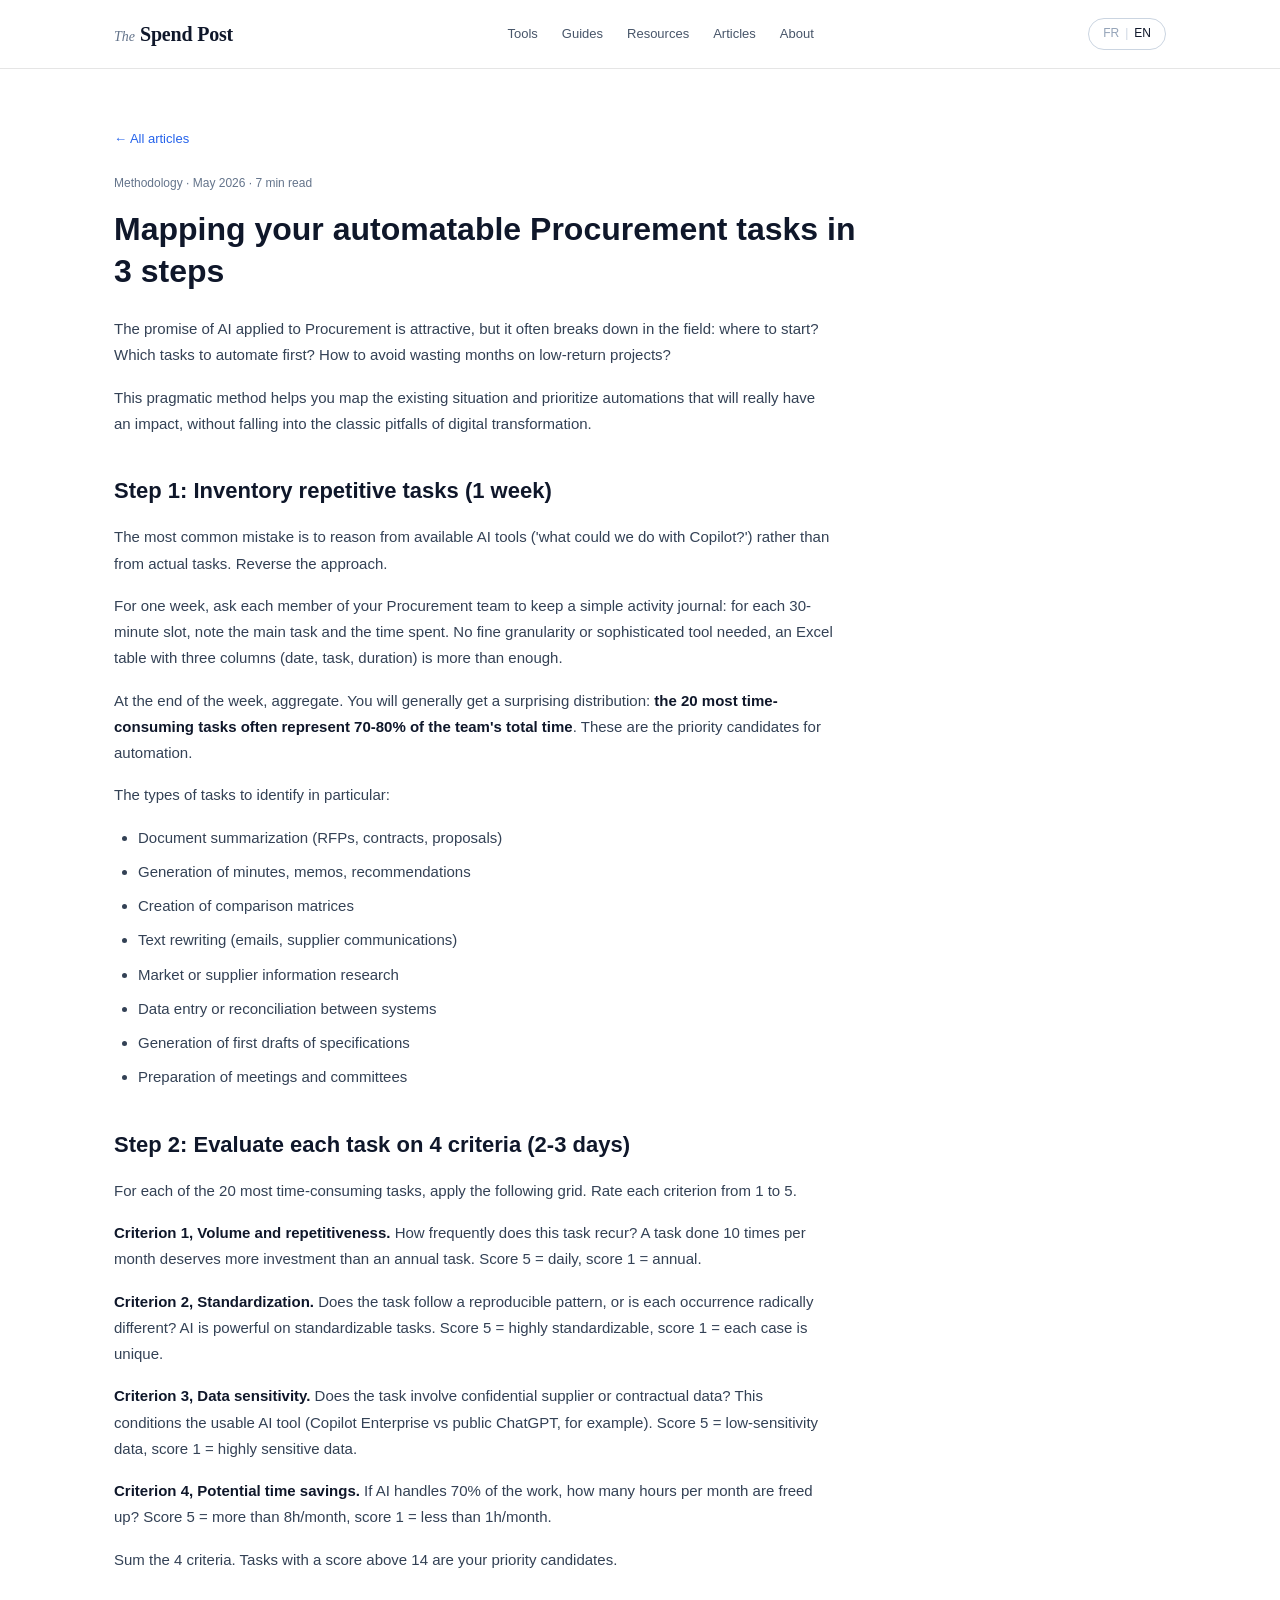
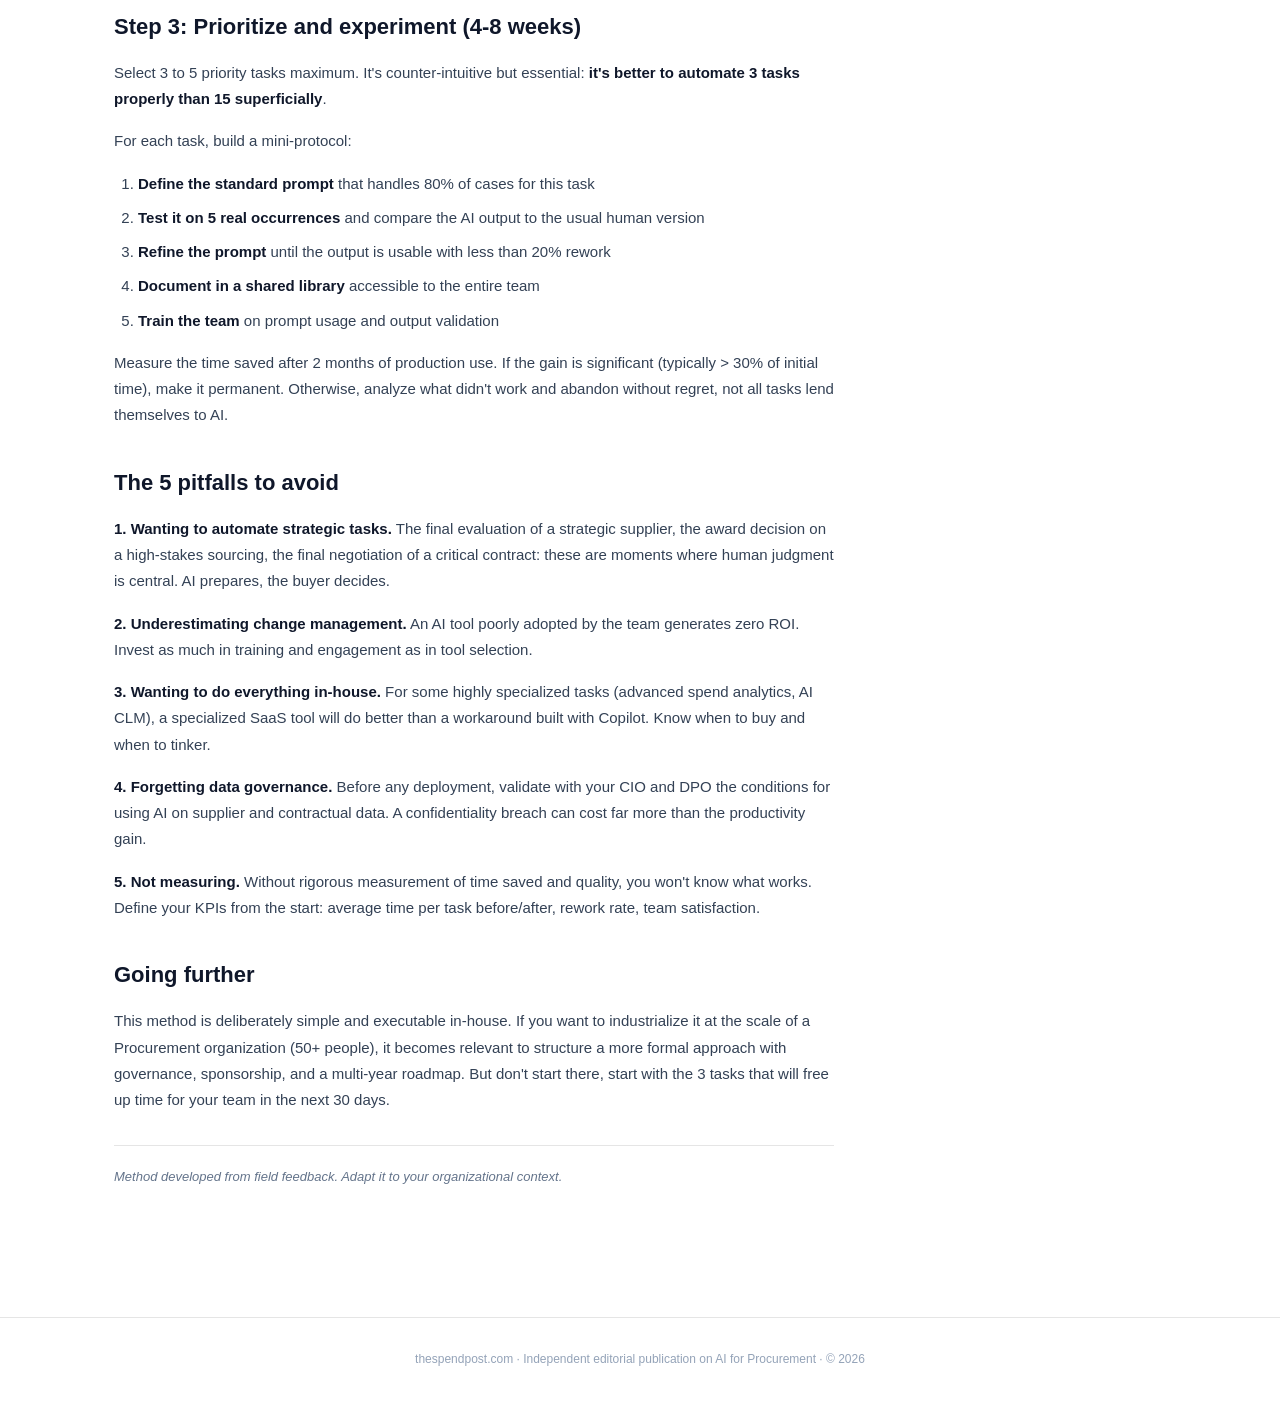
<file: articles/cartographier-taches.html>
<!DOCTYPE html>
<html lang="fr">
<head>
  <meta charset="UTF-8">
  <meta name="viewport" content="width=device-width, initial-scale=1.0">
  <title data-fr="Cartographier ses tâches Achats automatisables en 3 étapes | The Spend Post" data-en="Mapping your automatable Procurement tasks in 3 steps | The Spend Post">Cartographier ses tâches Achats automatisables en 3 étapes | The Spend Post</title>
  <meta name="description" data-fr-content="Méthode pragmatique pour identifier les tâches Achats à automatiser avec l'IA. Grille d'évaluation, priorisation, pièges à éviter." data-en-content="Pragmatic method to identify Procurement tasks to automate with AI. Evaluation grid, prioritization, pitfalls to avoid." content="Méthode pragmatique pour identifier les tâches Achats à automatiser avec l'IA. Grille d'évaluation, priorisation, pièges à éviter.">
  <link rel="icon" type="image/svg+xml" href="../favicon.svg">
  <link rel="stylesheet" href="../style.css">
</head>
<body>
  <header class="header">
    <div class="container header-inner">
      <a href="../index.html" class="logo-wrap">
        <span class="logo-the">The</span>
        <span class="logo-name">Spend Post</span>
      </a>
      <nav class="nav">
        <a href="../outils.html" data-fr="Outils" data-en="Tools">Outils</a>
        <a href="../guides.html" data-fr="Guides" data-en="Guides">Guides</a>
        <a href="../ressources.html" data-fr="Ressources" data-en="Resources">Ressources</a>
        <a href="../articles.html" data-fr="Articles" data-en="Articles">Articles</a>
        <a href="../a-propos.html" data-fr="À propos" data-en="About">À propos</a>
      </nav>
      <div class="lang-pill" role="group" aria-label="Language selector"><span class="lang-option" data-lang="fr">FR</span><span class="lang-sep">|</span><span class="lang-option" data-lang="en">EN</span></div>
    </div>
  </header>

  <main class="article-page">
    <div class="container">
      <a href="../articles.html" class="back-link" data-fr="← Tous les articles" data-en="← All articles">← Tous les articles</a>
      <div class="article-meta" data-fr="Méthodologie · Mai 2026 · Lecture : 7 min" data-en="Methodology · May 2026 · 7 min read">Méthodologie · Mai 2026 · Lecture : 7 min</div>
      <h1 data-fr="Cartographier ses tâches Achats automatisables en 3 étapes" data-en="Mapping your automatable Procurement tasks in 3 steps">Cartographier ses tâches Achats automatisables en 3 étapes</h1>

      <p data-fr="La promesse de l'IA appliquée aux Achats est séduisante, mais elle se brise souvent sur le terrain : par où commencer ? Quelles tâches automatiser en priorité ? Comment éviter de gaspiller des mois sur des chantiers à faible retour ?" data-en="The promise of AI applied to Procurement is attractive, but it often breaks down in the field: where to start? Which tasks to automate first? How to avoid wasting months on low-return projects?">La promesse de l'IA appliquée aux Achats est séduisante, mais elle se brise souvent sur le terrain : par où commencer ? Quelles tâches automatiser en priorité ? Comment éviter de gaspiller des mois sur des chantiers à faible retour ?</p>

      <p data-fr="Cette méthode pragmatique vous aide à cartographier l'existant et à prioriser les automatisations qui auront vraiment un impact, sans tomber dans les pièges classiques de la transformation digitale." data-en="This pragmatic method helps you map the existing situation and prioritize automations that will really have an impact, without falling into the classic pitfalls of digital transformation.">Cette méthode pragmatique vous aide à cartographier l'existant et à prioriser les automatisations qui auront vraiment un impact, sans tomber dans les pièges classiques de la transformation digitale.</p>

      <h2 data-fr="Étape 1 : Inventorier les tâches répétitives (1 semaine)" data-en="Step 1: Inventory repetitive tasks (1 week)">Étape 1 : Inventorier les tâches répétitives (1 semaine)</h2>

      <p data-fr="L'erreur la plus courante consiste à raisonner à partir des outils IA disponibles ('que pourrait-on faire avec Copilot ?') plutôt qu'à partir des tâches réelles. Inversez la démarche." data-en="The most common mistake is to reason from available AI tools ('what could we do with Copilot?') rather than from actual tasks. Reverse the approach.">L'erreur la plus courante consiste à raisonner à partir des outils IA disponibles ("que pourrait-on faire avec Copilot ?") plutôt qu'à partir des tâches réelles. Inversez la démarche.</p>

      <p data-fr="Pendant une semaine, demandez à chaque membre de votre équipe Achats de tenir un journal simple de ses activités : pour chaque tranche de 30 minutes, noter la tâche principale et le temps passé. Pas de granularité fine ni d'outil sophistiqué, un tableau Excel avec trois colonnes (date, tâche, durée) suffit largement." data-en="For one week, ask each member of your Procurement team to keep a simple activity journal: for each 30-minute slot, note the main task and the time spent. No fine granularity or sophisticated tool needed, an Excel table with three columns (date, task, duration) is more than enough.">Pendant une semaine, demandez à chaque membre de votre équipe Achats de tenir un journal simple de ses activités : pour chaque tranche de 30 minutes, noter la tâche principale et le temps passé. Pas de granularité fine ni d'outil sophistiqué, un tableau Excel avec trois colonnes (date, tâche, durée) suffit largement.</p>

      <p data-fr="À la fin de la semaine, agrégez. Vous obtiendrez généralement une distribution surprenante : &lt;strong&gt;les 20 tâches les plus chronophages représentent souvent 70-80% du temps total de l'équipe&lt;/strong&gt;. Ce sont les candidates prioritaires à l'automatisation." data-en="At the end of the week, aggregate. You will generally get a surprising distribution: &lt;strong&gt;the 20 most time-consuming tasks often represent 70-80% of the team's total time&lt;/strong&gt;. These are the priority candidates for automation." data-html>À la fin de la semaine, agrégez. Vous obtiendrez généralement une distribution surprenante : <strong>les 20 tâches les plus chronophages représentent souvent 70-80% du temps total de l'équipe</strong>. Ce sont les candidates prioritaires à l'automatisation.</p>

      <p data-fr="Les types de tâches à identifier en particulier :" data-en="The types of tasks to identify in particular:">Les types de tâches à identifier en particulier :</p>
      <ul>
        <li data-fr="Synthèse de documents (RFP, contrats, propositions)" data-en="Document summarization (RFPs, contracts, proposals)">Synthèse de documents (RFP, contrats, propositions)</li>
        <li data-fr="Génération de comptes-rendus, mémos, recommandations" data-en="Generation of minutes, memos, recommendations">Génération de comptes-rendus, mémos, recommandations</li>
        <li data-fr="Création de matrices comparatives" data-en="Creation of comparison matrices">Création de matrices comparatives</li>
        <li data-fr="Reformulation de textes (emails, communications fournisseurs)" data-en="Text rewriting (emails, supplier communications)">Reformulation de textes (emails, communications fournisseurs)</li>
        <li data-fr="Recherche d'information marché ou fournisseur" data-en="Market or supplier information research">Recherche d'information marché ou fournisseur</li>
        <li data-fr="Saisie ou réconciliation de données entre systèmes" data-en="Data entry or reconciliation between systems">Saisie ou réconciliation de données entre systèmes</li>
        <li data-fr="Génération de premières versions de cahiers des charges" data-en="Generation of first drafts of specifications">Génération de premières versions de cahiers des charges</li>
        <li data-fr="Préparation de réunions et de comités" data-en="Preparation of meetings and committees">Préparation de réunions et de comités</li>
      </ul>

      <h2 data-fr="Étape 2 : Évaluer chaque tâche sur 4 critères (2-3 jours)" data-en="Step 2: Evaluate each task on 4 criteria (2-3 days)">Étape 2 : Évaluer chaque tâche sur 4 critères (2-3 jours)</h2>

      <p data-fr="Pour chacune des 20 tâches les plus chronophages, appliquez la grille suivante. Notez de 1 à 5 chaque critère." data-en="For each of the 20 most time-consuming tasks, apply the following grid. Rate each criterion from 1 to 5.">Pour chacune des 20 tâches les plus chronophages, appliquez la grille suivante. Notez de 1 à 5 chaque critère.</p>

      <p data-fr="&lt;strong&gt;Critère 1, Volume et répétitivité.&lt;/strong&gt; À quelle fréquence cette tâche revient-elle ? Une tâche faite 10 fois par mois mérite plus d'investissement qu'une tâche annuelle. Note 5 = quotidien, note 1 = annuel." data-en="&lt;strong&gt;Criterion 1, Volume and repetitiveness.&lt;/strong&gt; How frequently does this task recur? A task done 10 times per month deserves more investment than an annual task. Score 5 = daily, score 1 = annual." data-html><strong>Critère 1, Volume et répétitivité.</strong> À quelle fréquence cette tâche revient-elle ? Une tâche faite 10 fois par mois mérite plus d'investissement qu'une tâche annuelle. Note 5 = quotidien, note 1 = annuel.</p>

      <p data-fr="&lt;strong&gt;Critère 2, Standardisation.&lt;/strong&gt; La tâche suit-elle un modèle reproductible, ou chaque occurrence est-elle radicalement différente ? L'IA est puissante sur les tâches standardisables. Note 5 = très standardisable, note 1 = chaque cas est unique." data-en="&lt;strong&gt;Criterion 2, Standardization.&lt;/strong&gt; Does the task follow a reproducible pattern, or is each occurrence radically different? AI is powerful on standardizable tasks. Score 5 = highly standardizable, score 1 = each case is unique." data-html><strong>Critère 2, Standardisation.</strong> La tâche suit-elle un modèle reproductible, ou chaque occurrence est-elle radicalement différente ? L'IA est puissante sur les tâches standardisables. Note 5 = très standardisable, note 1 = chaque cas est unique.</p>

      <p data-fr="&lt;strong&gt;Critère 3, Sensibilité des données.&lt;/strong&gt; La tâche implique-t-elle des données fournisseurs ou contractuelles confidentielles ? Cela conditionne l'outil IA utilisable (Copilot Enterprise vs ChatGPT public, par exemple). Note 5 = données peu sensibles, note 1 = données très sensibles." data-en="&lt;strong&gt;Criterion 3, Data sensitivity.&lt;/strong&gt; Does the task involve confidential supplier or contractual data? This conditions the usable AI tool (Copilot Enterprise vs public ChatGPT, for example). Score 5 = low-sensitivity data, score 1 = highly sensitive data." data-html><strong>Critère 3, Sensibilité des données.</strong> La tâche implique-t-elle des données fournisseurs ou contractuelles confidentielles ? Cela conditionne l'outil IA utilisable (Copilot Enterprise vs ChatGPT public, par exemple). Note 5 = données peu sensibles, note 1 = données très sensibles.</p>

      <p data-fr="&lt;strong&gt;Critère 4, Gain de temps potentiel.&lt;/strong&gt; Si l'IA prend en charge 70% du travail, combien d'heures par mois sont libérées ? Note 5 = plus de 8h/mois, note 1 = moins d'1h/mois." data-en="&lt;strong&gt;Criterion 4, Potential time savings.&lt;/strong&gt; If AI handles 70% of the work, how many hours per month are freed up? Score 5 = more than 8h/month, score 1 = less than 1h/month." data-html><strong>Critère 4, Gain de temps potentiel.</strong> Si l'IA prend en charge 70% du travail, combien d'heures par mois sont libérées ? Note 5 = plus de 8h/mois, note 1 = moins d'1h/mois.</p>

      <p data-fr="Sommez les 4 critères. Les tâches avec un score supérieur à 14 sont vos candidates prioritaires." data-en="Sum the 4 criteria. Tasks with a score above 14 are your priority candidates.">Sommez les 4 critères. Les tâches avec un score supérieur à 14 sont vos candidates prioritaires.</p>

      <h2 data-fr="Étape 3 : Prioriser et expérimenter (4-8 semaines)" data-en="Step 3: Prioritize and experiment (4-8 weeks)">Étape 3 : Prioriser et expérimenter (4-8 semaines)</h2>

      <p data-fr="Sélectionnez 3 à 5 tâches prioritaires maximum. C'est contre-intuitif mais essentiel : &lt;strong&gt;il vaut mieux automatiser 3 tâches correctement que 15 superficiellement&lt;/strong&gt;." data-en="Select 3 to 5 priority tasks maximum. It's counter-intuitive but essential: &lt;strong&gt;it's better to automate 3 tasks properly than 15 superficially&lt;/strong&gt;." data-html>Sélectionnez 3 à 5 tâches prioritaires maximum. C'est contre-intuitif mais essentiel : <strong>il vaut mieux automatiser 3 tâches correctement que 15 superficiellement</strong>.</p>

      <p data-fr="Pour chaque tâche, construisez un mini-protocole :" data-en="For each task, build a mini-protocol:">Pour chaque tâche, construisez un mini-protocole :</p>
      <ol>
        <li data-fr="&lt;strong&gt;Définir le prompt-type&lt;/strong&gt; qui répond à 80% des cas de cette tâche" data-en="&lt;strong&gt;Define the standard prompt&lt;/strong&gt; that handles 80% of cases for this task" data-html><strong>Définir le prompt-type</strong> qui répond à 80% des cas de cette tâche</li>
        <li data-fr="&lt;strong&gt;Le tester sur 5 occurrences réelles&lt;/strong&gt; et comparer la sortie IA à la version humaine habituelle" data-en="&lt;strong&gt;Test it on 5 real occurrences&lt;/strong&gt; and compare the AI output to the usual human version" data-html><strong>Le tester sur 5 occurrences réelles</strong> et comparer la sortie IA à la version humaine habituelle</li>
        <li data-fr="&lt;strong&gt;Affiner le prompt&lt;/strong&gt; jusqu'à ce que la sortie soit utilisable avec moins de 20% de retouches" data-en="&lt;strong&gt;Refine the prompt&lt;/strong&gt; until the output is usable with less than 20% rework" data-html><strong>Affiner le prompt</strong> jusqu'à ce que la sortie soit utilisable avec moins de 20% de retouches</li>
        <li data-fr="&lt;strong&gt;Documenter dans une bibliothèque partagée&lt;/strong&gt; accessible à toute l'équipe" data-en="&lt;strong&gt;Document in a shared library&lt;/strong&gt; accessible to the entire team" data-html><strong>Documenter dans une bibliothèque partagée</strong> accessible à toute l'équipe</li>
        <li data-fr="&lt;strong&gt;Former l'équipe&lt;/strong&gt; à l'usage du prompt et à la validation des sorties" data-en="&lt;strong&gt;Train the team&lt;/strong&gt; on prompt usage and output validation" data-html><strong>Former l'équipe</strong> à l'usage du prompt et à la validation des sorties</li>
      </ol>

      <p data-fr="Mesurez le temps gagné après 2 mois d'usage en production. Si le gain est significatif (typiquement > 30% du temps initial), pérennisez. Sinon, analysez ce qui n'a pas fonctionné et abandonnez sans regret, toutes les tâches ne se prêtent pas à l'IA." data-en="Measure the time saved after 2 months of production use. If the gain is significant (typically > 30% of initial time), make it permanent. Otherwise, analyze what didn't work and abandon without regret, not all tasks lend themselves to AI.">Mesurez le temps gagné après 2 mois d'usage en production. Si le gain est significatif (typiquement > 30% du temps initial), pérennisez. Sinon, analysez ce qui n'a pas fonctionné et abandonnez sans regret, toutes les tâches ne se prêtent pas à l'IA.</p>

      <h2 data-fr="Les 5 pièges à éviter" data-en="The 5 pitfalls to avoid">Les 5 pièges à éviter</h2>

      <p data-fr="&lt;strong&gt;1. Vouloir automatiser des tâches stratégiques.&lt;/strong&gt; L'évaluation finale d'un fournisseur stratégique, la décision d'attribution sur un sourcing à enjeux, la négociation finale d'un contrat critique : ce sont des moments où le jugement humain est central. L'IA prépare, l'acheteur décide." data-en="&lt;strong&gt;1. Wanting to automate strategic tasks.&lt;/strong&gt; The final evaluation of a strategic supplier, the award decision on a high-stakes sourcing, the final negotiation of a critical contract: these are moments where human judgment is central. AI prepares, the buyer decides." data-html><strong>1. Vouloir automatiser des tâches stratégiques.</strong> L'évaluation finale d'un fournisseur stratégique, la décision d'attribution sur un sourcing à enjeux, la négociation finale d'un contrat critique : ce sont des moments où le jugement humain est central. L'IA prépare, l'acheteur décide.</p>

      <p data-fr="&lt;strong&gt;2. Sous-estimer la conduite du changement.&lt;/strong&gt; Un outil IA mal adopté par l'équipe ne génère aucun ROI. Investissez autant dans la formation et l'animation que dans le choix de l'outil." data-en="&lt;strong&gt;2. Underestimating change management.&lt;/strong&gt; An AI tool poorly adopted by the team generates zero ROI. Invest as much in training and engagement as in tool selection." data-html><strong>2. Sous-estimer la conduite du changement.</strong> Un outil IA mal adopté par l'équipe ne génère aucun ROI. Investissez autant dans la formation et l'animation que dans le choix de l'outil.</p>

      <p data-fr="&lt;strong&gt;3. Vouloir tout faire en interne.&lt;/strong&gt; Pour certaines tâches très spécialisées (spend analytics avancé, CLM IA), un outil SaaS spécialisé fera mieux qu'une bricole construite avec Copilot. Sachez quand acheter et quand bricoler." data-en="&lt;strong&gt;3. Wanting to do everything in-house.&lt;/strong&gt; For some highly specialized tasks (advanced spend analytics, AI CLM), a specialized SaaS tool will do better than a workaround built with Copilot. Know when to buy and when to tinker." data-html><strong>3. Vouloir tout faire en interne.</strong> Pour certaines tâches très spécialisées (spend analytics avancé, CLM IA), un outil SaaS spécialisé fera mieux qu'une bricole construite avec Copilot. Sachez quand acheter et quand bricoler.</p>

      <p data-fr="&lt;strong&gt;4. Oublier la gouvernance des données.&lt;/strong&gt; Avant tout déploiement, validez avec votre DSI et votre DPO les conditions d'usage de l'IA sur des données fournisseurs et contractuelles. Une violation de confidentialité peut coûter bien plus que le gain de productivité." data-en="&lt;strong&gt;4. Forgetting data governance.&lt;/strong&gt; Before any deployment, validate with your CIO and DPO the conditions for using AI on supplier and contractual data. A confidentiality breach can cost far more than the productivity gain." data-html><strong>4. Oublier la gouvernance des données.</strong> Avant tout déploiement, validez avec votre DSI et votre DPO les conditions d'usage de l'IA sur des données fournisseurs et contractuelles. Une violation de confidentialité peut coûter bien plus que le gain de productivité.</p>

      <p data-fr="&lt;strong&gt;5. Ne pas mesurer.&lt;/strong&gt; Sans mesure rigoureuse du temps gagné et de la qualité, vous ne saurez pas ce qui marche. Définissez vos KPI dès le départ : temps moyen par tâche avant/après, taux de retouche, satisfaction de l'équipe." data-en="&lt;strong&gt;5. Not measuring.&lt;/strong&gt; Without rigorous measurement of time saved and quality, you won't know what works. Define your KPIs from the start: average time per task before/after, rework rate, team satisfaction." data-html><strong>5. Ne pas mesurer.</strong> Sans mesure rigoureuse du temps gagné et de la qualité, vous ne saurez pas ce qui marche. Définissez vos KPI dès le départ : temps moyen par tâche avant/après, taux de retouche, satisfaction de l'équipe.</p>

      <h2 data-fr="Pour aller plus loin" data-en="Going further">Pour aller plus loin</h2>

      <p data-fr="Cette méthode est volontairement simple et exécutable en interne. Si vous souhaitez l'industrialiser à l'échelle d'une direction Achats (50+ personnes), il devient pertinent de structurer une démarche plus formelle avec gouvernance, sponsoring, et roadmap pluriannuelle. Mais ne commencez pas par là, commencez par les 3 tâches qui vont libérer du temps à votre équipe dans les 30 prochains jours." data-en="This method is deliberately simple and executable in-house. If you want to industrialize it at the scale of a Procurement organization (50+ people), it becomes relevant to structure a more formal approach with governance, sponsorship, and a multi-year roadmap. But don't start there, start with the 3 tasks that will free up time for your team in the next 30 days.">Cette méthode est volontairement simple et exécutable en interne. Si vous souhaitez l'industrialiser à l'échelle d'une direction Achats (50+ personnes), il devient pertinent de structurer une démarche plus formelle avec gouvernance, sponsoring, et roadmap pluriannuelle. Mais ne commencez pas par là, commencez par les 3 tâches qui vont libérer du temps à votre équipe dans les 30 prochains jours.</p>

      <p style="font-size:13px;color:#64748b;font-style:italic;border-top:1px solid #e5e5e5;padding-top:20px;margin-top:32px;" data-fr="Méthode élaborée à partir de retours d'expérience terrain. Adaptez-la à votre contexte organisationnel." data-en="Method developed from field feedback. Adapt it to your organizational context.">Méthode élaborée à partir de retours d'expérience terrain. Adaptez-la à votre contexte organisationnel.</p>

    </div>
  </main>

  <footer class="footer">
    <div class="container">
      <span data-fr="thespendpost.com · Veille éditoriale indépendante sur l'IA appliquée aux Achats · © 2026" data-en="thespendpost.com · Independent editorial publication on AI for Procurement · © 2026">thespendpost.com · Veille éditoriale indépendante sur l'IA appliquée aux Achats · © 2026</span>
    </div>
  </footer>

  <script src="../script.js"></script>
</body>
</html>
</file>
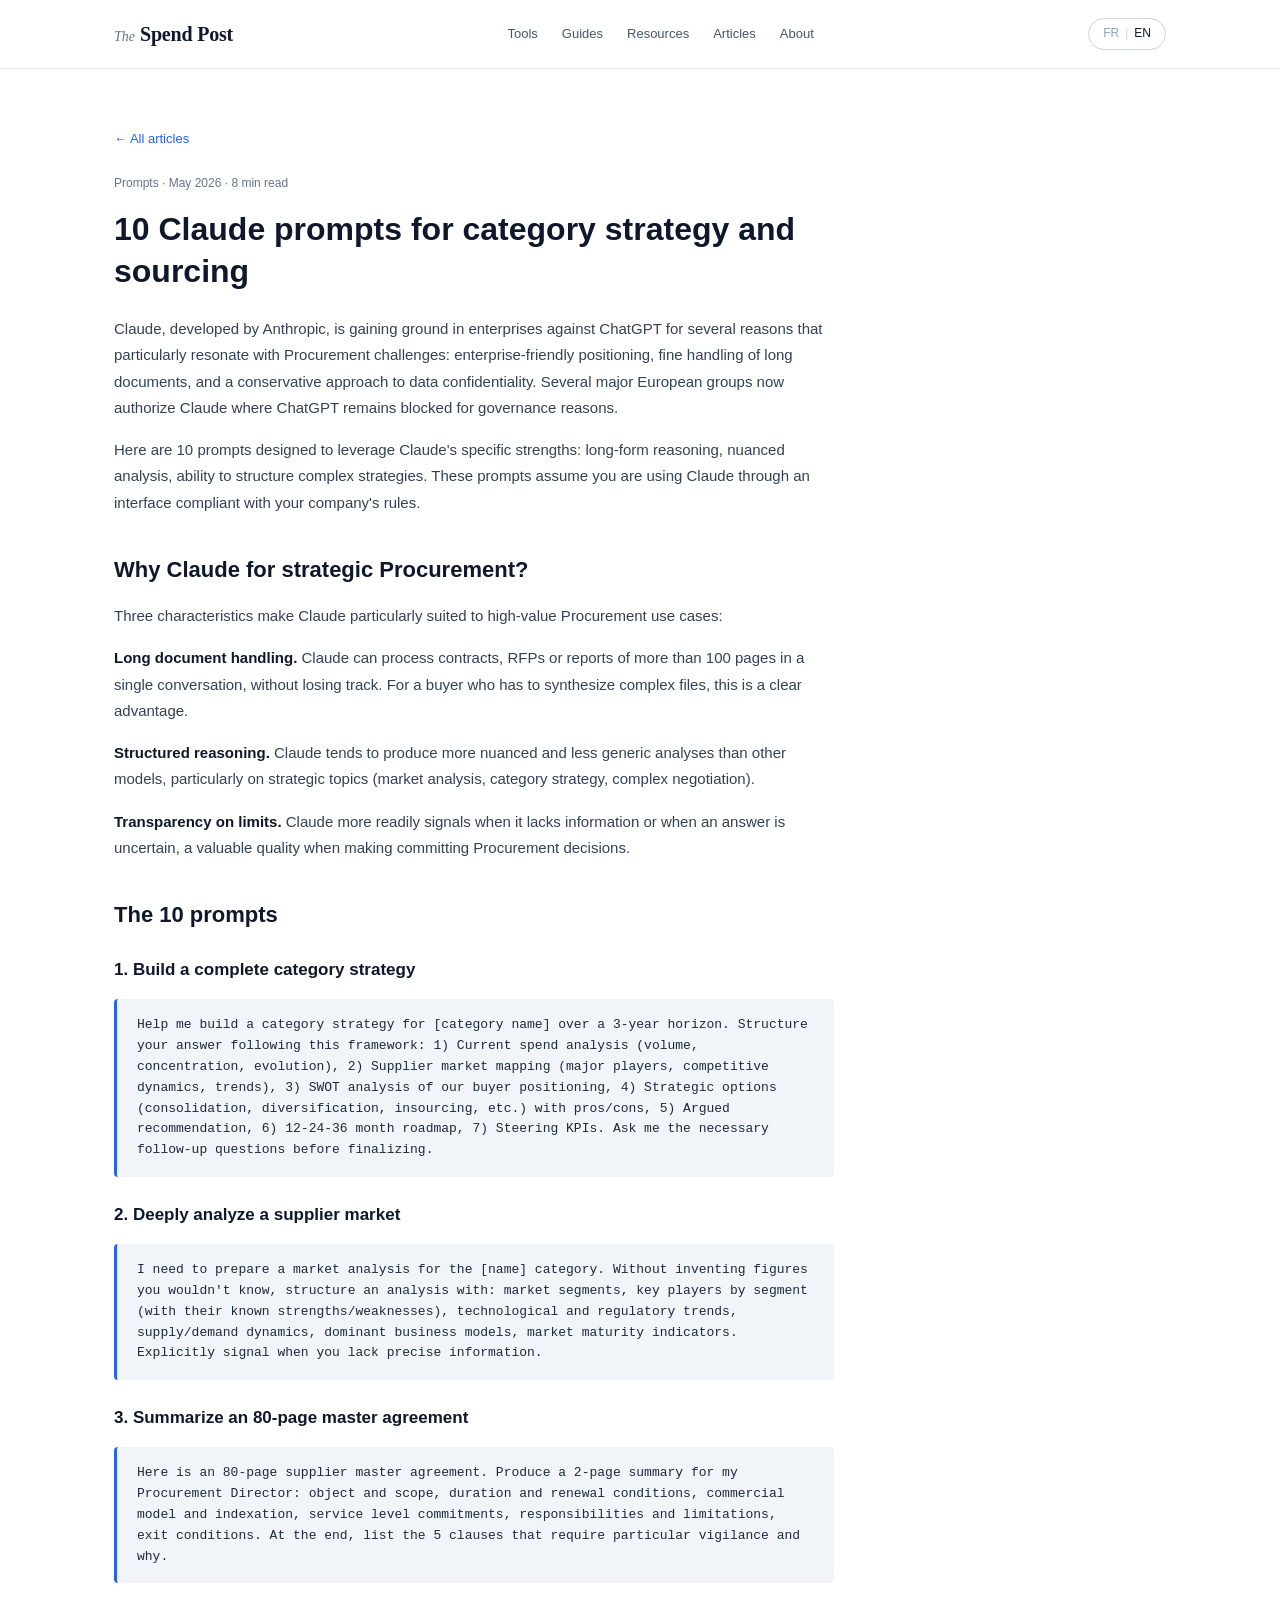
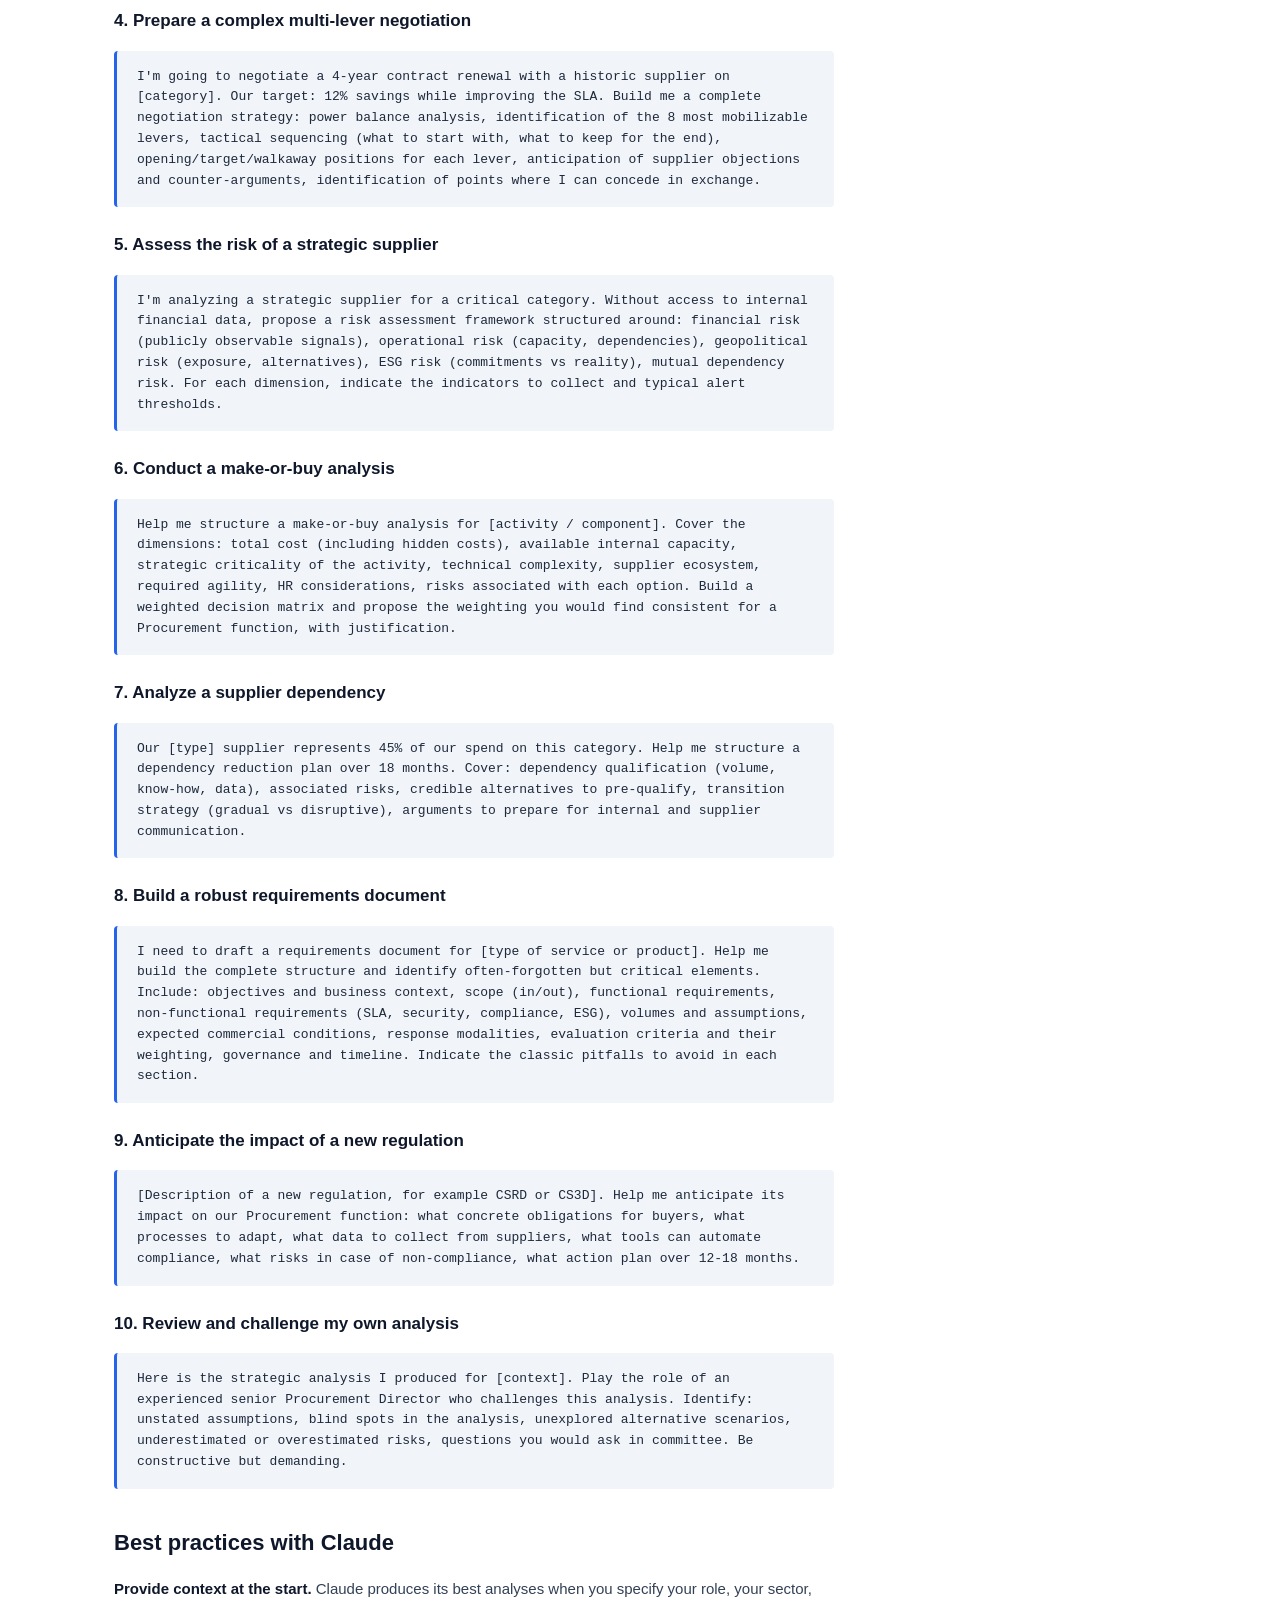
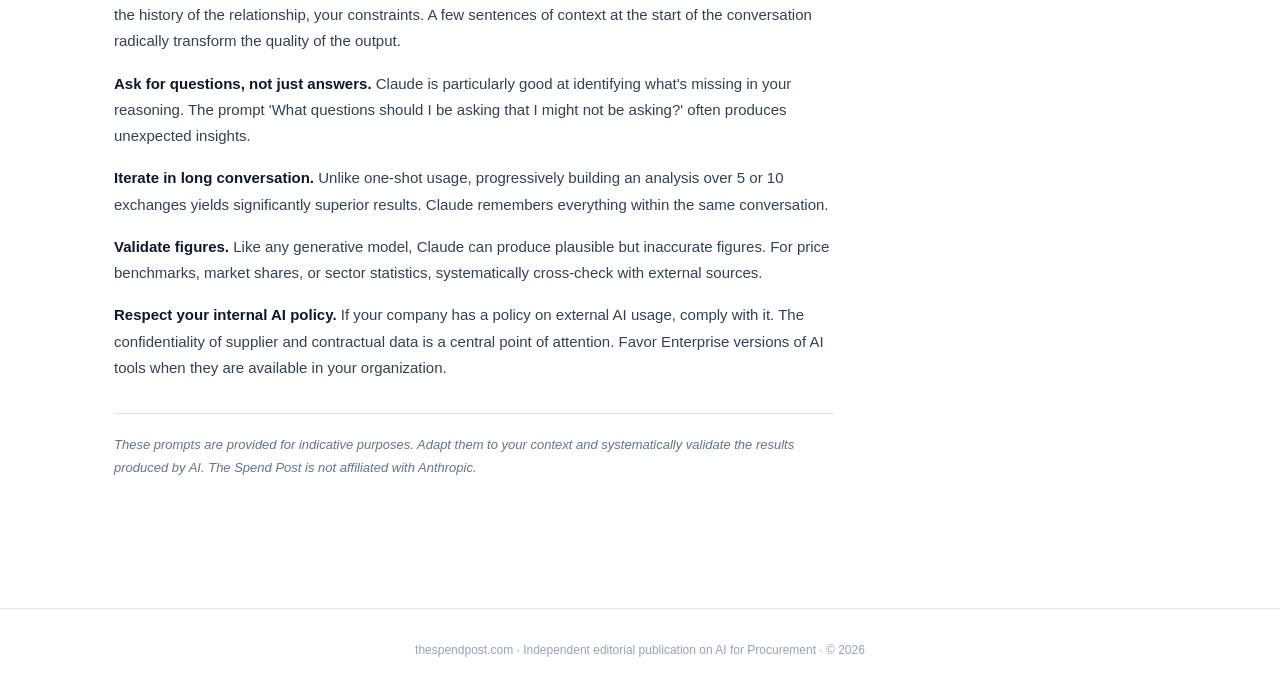
<file: articles/prompts-claude.html>
<!DOCTYPE html>
<html lang="fr">
<head>
  <meta charset="UTF-8">
  <meta name="viewport" content="width=device-width, initial-scale=1.0">
  <title data-fr="10 prompts Claude pour la stratégie catégorie et le sourcing | The Spend Post" data-en="10 Claude prompts for category strategy and sourcing | The Spend Post">10 prompts Claude pour la stratégie catégorie et le sourcing | The Spend Post</title>
  <meta name="description" data-fr-content="10 prompts Claude pour l'analyse stratégique en Achats : analyse marché, stratégie catégorie, négociation. Pourquoi Claude est particulièrement adapté." data-en-content="10 Claude prompts for strategic Procurement analysis: market analysis, category strategy, negotiation. Why Claude is particularly suitable." content="10 prompts Claude pour l'analyse stratégique en Achats : analyse marché, stratégie catégorie, négociation. Pourquoi Claude est particulièrement adapté.">
  <link rel="icon" type="image/svg+xml" href="../favicon.svg">
  <link rel="stylesheet" href="../style.css">
</head>
<body>
  <header class="header">
    <div class="container header-inner">
      <a href="../index.html" class="logo-wrap">
        <span class="logo-the">The</span>
        <span class="logo-name">Spend Post</span>
      </a>
      <nav class="nav">
        <a href="../outils.html" data-fr="Outils" data-en="Tools">Outils</a>
        <a href="../guides.html" data-fr="Guides" data-en="Guides">Guides</a>
        <a href="../ressources.html" data-fr="Ressources" data-en="Resources">Ressources</a>
        <a href="../articles.html" data-fr="Articles" data-en="Articles">Articles</a>
        <a href="../a-propos.html" data-fr="À propos" data-en="About">À propos</a>
      </nav>
      <div class="lang-pill" role="group" aria-label="Language selector"><span class="lang-option" data-lang="fr">FR</span><span class="lang-sep">|</span><span class="lang-option" data-lang="en">EN</span></div>
    </div>
  </header>

  <main class="article-page">
    <div class="container">
      <a href="../articles.html" class="back-link" data-fr="← Tous les articles" data-en="← All articles">← Tous les articles</a>
      <div class="article-meta" data-fr="Prompts · Mai 2026 · Lecture : 8 min" data-en="Prompts · May 2026 · 8 min read">Prompts · Mai 2026 · Lecture : 8 min</div>
      <h1 data-fr="10 prompts Claude pour la stratégie catégorie et le sourcing" data-en="10 Claude prompts for category strategy and sourcing">10 prompts Claude pour la stratégie catégorie et le sourcing</h1>

      <p data-fr="Claude, développé par Anthropic, gagne du terrain en entreprise face à ChatGPT pour plusieurs raisons qui résonnent particulièrement avec les enjeux Achats : un positionnement enterprise-friendly, une gestion fine des documents longs, et une approche conservative sur la confidentialité des données. Plusieurs grands groupes européens autorisent désormais Claude là où ChatGPT reste bloqué pour des raisons de gouvernance." data-en="Claude, developed by Anthropic, is gaining ground in enterprises against ChatGPT for several reasons that particularly resonate with Procurement challenges: enterprise-friendly positioning, fine handling of long documents, and a conservative approach to data confidentiality. Several major European groups now authorize Claude where ChatGPT remains blocked for governance reasons.">Claude, développé par Anthropic, gagne du terrain en entreprise face à ChatGPT pour plusieurs raisons qui résonnent particulièrement avec les enjeux Achats : un positionnement enterprise-friendly, une gestion fine des documents longs, et une approche conservative sur la confidentialité des données. Plusieurs grands groupes européens autorisent désormais Claude là où ChatGPT reste bloqué pour des raisons de gouvernance.</p>

      <p data-fr="Voici 10 prompts conçus pour exploiter les forces spécifiques de Claude : raisonnement long, analyse nuancée, capacité à structurer des stratégies complexes. Ces prompts supposent que vous utilisez Claude via une interface conforme aux règles de votre entreprise." data-en="Here are 10 prompts designed to leverage Claude's specific strengths: long-form reasoning, nuanced analysis, ability to structure complex strategies. These prompts assume you are using Claude through an interface compliant with your company's rules.">Voici 10 prompts conçus pour exploiter les forces spécifiques de Claude : raisonnement long, analyse nuancée, capacité à structurer des stratégies complexes. Ces prompts supposent que vous utilisez Claude via une interface conforme aux règles de votre entreprise.</p>

      <h2 data-fr="Pourquoi Claude pour les Achats stratégiques ?" data-en="Why Claude for strategic Procurement?">Pourquoi Claude pour les Achats stratégiques ?</h2>

      <p data-fr="Trois caractéristiques rendent Claude particulièrement adapté aux usages Achats à forte valeur ajoutée :" data-en="Three characteristics make Claude particularly suited to high-value Procurement use cases:">Trois caractéristiques rendent Claude particulièrement adapté aux usages Achats à forte valeur ajoutée :</p>

      <p data-fr="&lt;strong&gt;La gestion des documents longs.&lt;/strong&gt; Claude peut traiter des contrats, RFP ou rapports de plus de 100 pages dans une seule conversation, sans perdre le fil. Pour un acheteur qui doit synthétiser des dossiers complexes, c'est un avantage net." data-en="&lt;strong&gt;Long document handling.&lt;/strong&gt; Claude can process contracts, RFPs or reports of more than 100 pages in a single conversation, without losing track. For a buyer who has to synthesize complex files, this is a clear advantage." data-html><strong>La gestion des documents longs.</strong> Claude peut traiter des contrats, RFP ou rapports de plus de 100 pages dans une seule conversation, sans perdre le fil. Pour un acheteur qui doit synthétiser des dossiers complexes, c'est un avantage net.</p>

      <p data-fr="&lt;strong&gt;Le raisonnement structuré.&lt;/strong&gt; Claude tend à produire des analyses plus nuancées et moins génériques que d'autres modèles, en particulier sur les sujets stratégiques (analyse de marché, stratégie catégorie, négociation complexe)." data-en="&lt;strong&gt;Structured reasoning.&lt;/strong&gt; Claude tends to produce more nuanced and less generic analyses than other models, particularly on strategic topics (market analysis, category strategy, complex negotiation)." data-html><strong>Le raisonnement structuré.</strong> Claude tend à produire des analyses plus nuancées et moins génériques que d'autres modèles, en particulier sur les sujets stratégiques (analyse de marché, stratégie catégorie, négociation complexe).</p>

      <p data-fr="&lt;strong&gt;La transparence sur les limites.&lt;/strong&gt; Claude signale plus volontiers quand il manque d'information ou quand une réponse est incertaine, qualité précieuse quand on prend des décisions Achats engageantes." data-en="&lt;strong&gt;Transparency on limits.&lt;/strong&gt; Claude more readily signals when it lacks information or when an answer is uncertain, a valuable quality when making committing Procurement decisions." data-html><strong>La transparence sur les limites.</strong> Claude signale plus volontiers quand il manque d'information ou quand une réponse est incertaine, qualité précieuse quand on prend des décisions Achats engageantes.</p>

      <h2 data-fr="Les 10 prompts" data-en="The 10 prompts">Les 10 prompts</h2>

      <h3 data-fr="1. Construire une stratégie catégorie complète" data-en="1. Build a complete category strategy">1. Construire une stratégie catégorie complète</h3>
      <div class="prompt-box" data-fr="Aide-moi à construire une stratégie catégorie pour [nom de la catégorie] sur un horizon 3 ans. Structure ta réponse en suivant le framework suivant : 1) Analyse de la dépense actuelle (volume, concentration, évolution), 2) Cartographie du marché fournisseurs (acteurs majeurs, dynamique concurrentielle, tendances), 3) Analyse SWOT de notre positionnement acheteur, 4) Options stratégiques (consolidation, diversification, internalisation, etc.) avec pros/cons, 5) Recommandation argumentée, 6) Feuille de route 12-24-36 mois, 7) KPI de pilotage. Pose-moi les questions complémentaires nécessaires avant de finaliser." data-en="Help me build a category strategy for [category name] over a 3-year horizon. Structure your answer following this framework: 1) Current spend analysis (volume, concentration, evolution), 2) Supplier market mapping (major players, competitive dynamics, trends), 3) SWOT analysis of our buyer positioning, 4) Strategic options (consolidation, diversification, insourcing, etc.) with pros/cons, 5) Argued recommendation, 6) 12-24-36 month roadmap, 7) Steering KPIs. Ask me the necessary follow-up questions before finalizing.">Aide-moi à construire une stratégie catégorie pour [nom de la catégorie] sur un horizon 3 ans. Structure ta réponse en suivant le framework suivant : 1) Analyse de la dépense actuelle (volume, concentration, évolution), 2) Cartographie du marché fournisseurs (acteurs majeurs, dynamique concurrentielle, tendances), 3) Analyse SWOT de notre positionnement acheteur, 4) Options stratégiques (consolidation, diversification, internalisation, etc.) avec pros/cons, 5) Recommandation argumentée, 6) Feuille de route 12-24-36 mois, 7) KPI de pilotage. Pose-moi les questions complémentaires nécessaires avant de finaliser.</div>

      <h3 data-fr="2. Analyser un marché fournisseurs en profondeur" data-en="2. Deeply analyze a supplier market">2. Analyser un marché fournisseurs en profondeur</h3>
      <div class="prompt-box" data-fr="Je dois préparer une analyse de marché pour la catégorie [nom]. Sans inventer de données chiffrées que tu ne connaîtrais pas, structure une analyse avec : les segments du marché, les acteurs clés par segment (avec leurs forces/faiblesses connues), les tendances technologiques et réglementaires, la dynamique d'offre/demande, les modèles économiques dominants, les indicateurs de maturité du marché. Signale explicitement quand tu manques d'information précise." data-en="I need to prepare a market analysis for the [name] category. Without inventing figures you wouldn't know, structure an analysis with: market segments, key players by segment (with their known strengths/weaknesses), technological and regulatory trends, supply/demand dynamics, dominant business models, market maturity indicators. Explicitly signal when you lack precise information.">Je dois préparer une analyse de marché pour la catégorie [nom]. Sans inventer de données chiffrées que tu ne connaîtrais pas, structure une analyse avec : les segments du marché, les acteurs clés par segment (avec leurs forces/faiblesses connues), les tendances technologiques et réglementaires, la dynamique d'offre/demande, les modèles économiques dominants, les indicateurs de maturité du marché. Signale explicitement quand tu manques d'information précise.</div>

      <h3 data-fr="3. Synthétiser un contrat-cadre de 80 pages" data-en="3. Summarize an 80-page master agreement">3. Synthétiser un contrat-cadre de 80 pages</h3>
      <div class="prompt-box" data-fr="Voici un contrat-cadre fournisseur de 80 pages. Produis une synthèse en 2 pages pour mon directeur Achats : objet et périmètre, durée et conditions de renouvellement, modèle commercial et indexation, engagements de niveau de service, responsabilités et limitations, conditions de sortie. À la fin, liste les 5 clauses qui demandent une vigilance particulière et pourquoi." data-en="Here is an 80-page supplier master agreement. Produce a 2-page summary for my Procurement Director: object and scope, duration and renewal conditions, commercial model and indexation, service level commitments, responsibilities and limitations, exit conditions. At the end, list the 5 clauses that require particular vigilance and why.">Voici un contrat-cadre fournisseur de 80 pages. Produis une synthèse en 2 pages pour mon directeur Achats : objet et périmètre, durée et conditions de renouvellement, modèle commercial et indexation, engagements de niveau de service, responsabilités et limitations, conditions de sortie. À la fin, liste les 5 clauses qui demandent une vigilance particulière et pourquoi.</div>

      <h3 data-fr="4. Préparer une négociation complexe multi-leviers" data-en="4. Prepare a complex multi-lever negotiation">4. Préparer une négociation complexe multi-leviers</h3>
      <div class="prompt-box" data-fr="Je vais négocier un renouvellement de contrat de 4 ans avec un fournisseur historique sur [catégorie]. Notre objectif : 12% d'économies tout en améliorant le SLA. Construis-moi une stratégie de négociation complète : analyse du rapport de force, identification des 8 leviers les plus mobilisables, séquencement tactique (par quoi commencer, quoi garder pour la fin), positions d'ouverture/cible/rupture pour chaque levier, anticipation des objections fournisseur et contre-arguments, identification des points où je peux concéder en échange." data-en="I'm going to negotiate a 4-year contract renewal with a historic supplier on [category]. Our target: 12% savings while improving the SLA. Build me a complete negotiation strategy: power balance analysis, identification of the 8 most mobilizable levers, tactical sequencing (what to start with, what to keep for the end), opening/target/walkaway positions for each lever, anticipation of supplier objections and counter-arguments, identification of points where I can concede in exchange.">Je vais négocier un renouvellement de contrat de 4 ans avec un fournisseur historique sur [catégorie]. Notre objectif : 12% d'économies tout en améliorant le SLA. Construis-moi une stratégie de négociation complète : analyse du rapport de force, identification des 8 leviers les plus mobilisables, séquencement tactique (par quoi commencer, quoi garder pour la fin), positions d'ouverture/cible/rupture pour chaque levier, anticipation des objections fournisseur et contre-arguments, identification des points où je peux concéder en échange.</div>

      <h3 data-fr="5. Évaluer le risque d'un fournisseur stratégique" data-en="5. Assess the risk of a strategic supplier">5. Évaluer le risque d'un fournisseur stratégique</h3>
      <div class="prompt-box" data-fr="J'analyse un fournisseur stratégique pour une catégorie critique. Sans accès à des données financières internes, propose-moi un cadre d'évaluation des risques structuré autour de : risque financier (signaux observables publiquement), risque opérationnel (capacité, dépendances), risque géopolitique (exposition, alternatives), risque ESG (engagements vs réalité), risque de dépendance mutuelle. Pour chaque dimension, indique les indicateurs à collecter et les seuils d'alerte typiques." data-en="I'm analyzing a strategic supplier for a critical category. Without access to internal financial data, propose a risk assessment framework structured around: financial risk (publicly observable signals), operational risk (capacity, dependencies), geopolitical risk (exposure, alternatives), ESG risk (commitments vs reality), mutual dependency risk. For each dimension, indicate the indicators to collect and typical alert thresholds.">J'analyse un fournisseur stratégique pour une catégorie critique. Sans accès à des données financières internes, propose-moi un cadre d'évaluation des risques structuré autour de : risque financier (signaux observables publiquement), risque opérationnel (capacité, dépendances), risque géopolitique (exposition, alternatives), risque ESG (engagements vs réalité), risque de dépendance mutuelle. Pour chaque dimension, indique les indicateurs à collecter et les seuils d'alerte typiques.</div>

      <h3 data-fr="6. Réaliser une analyse make-or-buy" data-en="6. Conduct a make-or-buy analysis">6. Réaliser une analyse make-or-buy</h3>
      <div class="prompt-box" data-fr="Aide-moi à structurer une analyse make-or-buy pour [activité / composant]. Couvre les dimensions : coût total (incluant coûts cachés), capacité interne disponible, criticité stratégique de l'activité, complexité technique, écosystème fournisseur, agilité requise, considérations RH, risques associés à chaque option. Construis une matrice de décision pondérée et propose-moi la pondération que tu trouverais cohérente pour une fonction Achats, en justifiant." data-en="Help me structure a make-or-buy analysis for [activity / component]. Cover the dimensions: total cost (including hidden costs), available internal capacity, strategic criticality of the activity, technical complexity, supplier ecosystem, required agility, HR considerations, risks associated with each option. Build a weighted decision matrix and propose the weighting you would find consistent for a Procurement function, with justification.">Aide-moi à structurer une analyse make-or-buy pour [activité / composant]. Couvre les dimensions : coût total (incluant coûts cachés), capacité interne disponible, criticité stratégique de l'activité, complexité technique, écosystème fournisseur, agilité requise, considérations RH, risques associés à chaque option. Construis une matrice de décision pondérée et propose-moi la pondération que tu trouverais cohérente pour une fonction Achats, en justifiant.</div>

      <h3 data-fr="7. Analyser une dépendance fournisseur" data-en="7. Analyze a supplier dependency">7. Analyser une dépendance fournisseur</h3>
      <div class="prompt-box" data-fr="Notre fournisseur [type] représente 45% de notre dépense sur cette catégorie. Aide-moi à structurer un plan de réduction de dépendance sur 18 mois. Couvre : qualification de la dépendance (volume, savoir-faire, données), risques associés, alternatives crédibles à pré-qualifier, stratégie de transition (graduelle vs disruptive), arguments à préparer pour la communication interne et fournisseur." data-en="Our [type] supplier represents 45% of our spend on this category. Help me structure a dependency reduction plan over 18 months. Cover: dependency qualification (volume, know-how, data), associated risks, credible alternatives to pre-qualify, transition strategy (gradual vs disruptive), arguments to prepare for internal and supplier communication.">Notre fournisseur [type] représente 45% de notre dépense sur cette catégorie. Aide-moi à structurer un plan de réduction de dépendance sur 18 mois. Couvre : qualification de la dépendance (volume, savoir-faire, données), risques associés, alternatives crédibles à pré-qualifier, stratégie de transition (graduelle vs disruptive), arguments à préparer pour la communication interne et fournisseur.</div>

      <h3 data-fr="8. Construire un cahier des charges robuste" data-en="8. Build a robust requirements document">8. Construire un cahier des charges robuste</h3>
      <div class="prompt-box" data-fr="Je dois rédiger un cahier des charges pour [type de prestation ou produit]. Aide-moi à construire la structure complète et à identifier les éléments souvent oubliés mais critiques. Inclus : objectifs et contexte business, périmètre (in/out), exigences fonctionnelles, exigences non-fonctionnelles (SLA, sécurité, conformité, ESG), volumétrie et hypothèses, conditions commerciales attendues, modalités de réponse, critères d'évaluation et leur pondération, gouvernance et calendrier. Indique-moi les pièges classiques à éviter à chaque section." data-en="I need to draft a requirements document for [type of service or product]. Help me build the complete structure and identify often-forgotten but critical elements. Include: objectives and business context, scope (in/out), functional requirements, non-functional requirements (SLA, security, compliance, ESG), volumes and assumptions, expected commercial conditions, response modalities, evaluation criteria and their weighting, governance and timeline. Indicate the classic pitfalls to avoid in each section.">Je dois rédiger un cahier des charges pour [type de prestation ou produit]. Aide-moi à construire la structure complète et à identifier les éléments souvent oubliés mais critiques. Inclus : objectifs et contexte business, périmètre (in/out), exigences fonctionnelles, exigences non-fonctionnelles (SLA, sécurité, conformité, ESG), volumétrie et hypothèses, conditions commerciales attendues, modalités de réponse, critères d'évaluation et leur pondération, gouvernance et calendrier. Indique-moi les pièges classiques à éviter à chaque section.</div>

      <h3 data-fr="9. Anticiper l'impact d'une nouvelle réglementation" data-en="9. Anticipate the impact of a new regulation">9. Anticiper l'impact d'une nouvelle réglementation</h3>
      <div class="prompt-box" data-fr="[Description d'une nouvelle réglementation, par exemple CSRD ou CS3D]. Aide-moi à anticiper son impact sur notre fonction Achats : quelles obligations concrètes pour les acheteurs, quels processus à adapter, quelles données à collecter chez les fournisseurs, quels outils peuvent automatiser la conformité, quels risques en cas de non-conformité, quel plan d'action sur 12-18 mois." data-en="[Description of a new regulation, for example CSRD or CS3D]. Help me anticipate its impact on our Procurement function: what concrete obligations for buyers, what processes to adapt, what data to collect from suppliers, what tools can automate compliance, what risks in case of non-compliance, what action plan over 12-18 months.">[Description d'une nouvelle réglementation, par exemple CSRD ou CS3D]. Aide-moi à anticiper son impact sur notre fonction Achats : quelles obligations concrètes pour les acheteurs, quels processus à adapter, quelles données à collecter chez les fournisseurs, quels outils peuvent automatiser la conformité, quels risques en cas de non-conformité, quel plan d'action sur 12-18 mois.</div>

      <h3 data-fr="10. Réviser et challenger ma propre analyse" data-en="10. Review and challenge my own analysis">10. Réviser et challenger ma propre analyse</h3>
      <div class="prompt-box" data-fr="Voici l'analyse stratégique que j'ai produite pour [contexte]. Joue le rôle d'un directeur Achats senior expérimenté qui challenge cette analyse. Identifie : les hypothèses non explicitées, les angles morts dans l'analyse, les scénarios alternatifs non explorés, les risques sous-estimés ou surévalués, les questions que tu poserais en comité. Sois constructif mais exigeant." data-en="Here is the strategic analysis I produced for [context]. Play the role of an experienced senior Procurement Director who challenges this analysis. Identify: unstated assumptions, blind spots in the analysis, unexplored alternative scenarios, underestimated or overestimated risks, questions you would ask in committee. Be constructive but demanding.">Voici l'analyse stratégique que j'ai produite pour [contexte]. Joue le rôle d'un directeur Achats senior expérimenté qui challenge cette analyse. Identifie : les hypothèses non explicitées, les angles morts dans l'analyse, les scénarios alternatifs non explorés, les risques sous-estimés ou surévalués, les questions que tu poserais en comité. Sois constructif mais exigeant.</div>

      <h2 data-fr="Bonnes pratiques avec Claude" data-en="Best practices with Claude">Bonnes pratiques avec Claude</h2>

      <p data-fr="&lt;strong&gt;Fournissez du contexte au démarrage.&lt;/strong&gt; Claude produit ses meilleures analyses quand vous précisez votre rôle, votre secteur, l'historique de la relation, vos contraintes. Quelques phrases de contexte au début de la conversation transforment radicalement la qualité de la sortie." data-en="&lt;strong&gt;Provide context at the start.&lt;/strong&gt; Claude produces its best analyses when you specify your role, your sector, the history of the relationship, your constraints. A few sentences of context at the start of the conversation radically transform the quality of the output." data-html><strong>Fournissez du contexte au démarrage.</strong> Claude produit ses meilleures analyses quand vous précisez votre rôle, votre secteur, l'historique de la relation, vos contraintes. Quelques phrases de contexte au début de la conversation transforment radicalement la qualité de la sortie.</p>

      <p data-fr="&lt;strong&gt;Demandez des questions, pas seulement des réponses.&lt;/strong&gt; Claude est particulièrement bon pour identifier ce qui manque dans votre raisonnement. Le prompt 'Quelles questions devrais-je me poser que je ne me pose peut-être pas ?' produit souvent des insights inattendus." data-en="&lt;strong&gt;Ask for questions, not just answers.&lt;/strong&gt; Claude is particularly good at identifying what's missing in your reasoning. The prompt 'What questions should I be asking that I might not be asking?' often produces unexpected insights." data-html><strong>Demandez des questions, pas seulement des réponses.</strong> Claude est particulièrement bon pour identifier ce qui manque dans votre raisonnement. Le prompt "Quelles questions devrais-je me poser que je ne me pose peut-être pas ?" produit souvent des insights inattendus.</p>

      <p data-fr="&lt;strong&gt;Itérez en conversation longue.&lt;/strong&gt; Contrairement à un usage 'one-shot', construire progressivement une analyse en 5 ou 10 échanges donne des résultats nettement supérieurs. Claude se souvient de tout dans la même conversation." data-en="&lt;strong&gt;Iterate in long conversation.&lt;/strong&gt; Unlike one-shot usage, progressively building an analysis over 5 or 10 exchanges yields significantly superior results. Claude remembers everything within the same conversation." data-html><strong>Itérez en conversation longue.</strong> Contrairement à un usage "one-shot", construire progressivement une analyse en 5 ou 10 échanges donne des résultats nettement supérieurs. Claude se souvient de tout dans la même conversation.</p>

      <p data-fr="&lt;strong&gt;Validez les données chiffrées.&lt;/strong&gt; Comme tout modèle génératif, Claude peut produire des chiffres plausibles mais inexacts. Pour les benchmarks de prix, parts de marché, ou statistiques sectorielles, croisez systématiquement avec des sources externes." data-en="&lt;strong&gt;Validate figures.&lt;/strong&gt; Like any generative model, Claude can produce plausible but inaccurate figures. For price benchmarks, market shares, or sector statistics, systematically cross-check with external sources." data-html><strong>Validez les données chiffrées.</strong> Comme tout modèle génératif, Claude peut produire des chiffres plausibles mais inexacts. Pour les benchmarks de prix, parts de marché, ou statistiques sectorielles, croisez systématiquement avec des sources externes.</p>

      <p data-fr="&lt;strong&gt;Respectez votre politique IA interne.&lt;/strong&gt; Si votre entreprise a une politique d'usage des IA externes, conformez-vous-y. La confidentialité des données fournisseurs et contractuelles est un point d'attention central. Privilégiez les versions Enterprise des outils IA quand elles sont disponibles dans votre organisation." data-en="&lt;strong&gt;Respect your internal AI policy.&lt;/strong&gt; If your company has a policy on external AI usage, comply with it. The confidentiality of supplier and contractual data is a central point of attention. Favor Enterprise versions of AI tools when they are available in your organization." data-html><strong>Respectez votre politique IA interne.</strong> Si votre entreprise a une politique d'usage des IA externes, conformez-vous-y. La confidentialité des données fournisseurs et contractuelles est un point d'attention central. Privilégiez les versions Enterprise des outils IA quand elles sont disponibles dans votre organisation.</p>

      <p style="font-size:13px;color:#64748b;font-style:italic;border-top:1px solid #e5e5e5;padding-top:20px;margin-top:32px;" data-fr="Ces prompts sont fournis à titre indicatif. Adaptez-les à votre contexte et validez systématiquement les résultats produits par l'IA. The Spend Post n'est pas affilié à Anthropic." data-en="These prompts are provided for indicative purposes. Adapt them to your context and systematically validate the results produced by AI. The Spend Post is not affiliated with Anthropic.">Ces prompts sont fournis à titre indicatif. Adaptez-les à votre contexte et validez systématiquement les résultats produits par l'IA. The Spend Post n'est pas affilié à Anthropic.</p>

    </div>
  </main>

  <footer class="footer">
    <div class="container">
      <span data-fr="thespendpost.com · Veille éditoriale indépendante sur l'IA appliquée aux Achats · © 2026" data-en="thespendpost.com · Independent editorial publication on AI for Procurement · © 2026">thespendpost.com · Veille éditoriale indépendante sur l'IA appliquée aux Achats · © 2026</span>
    </div>
  </footer>

  <script src="../script.js"></script>
</body>
</html>
</file>
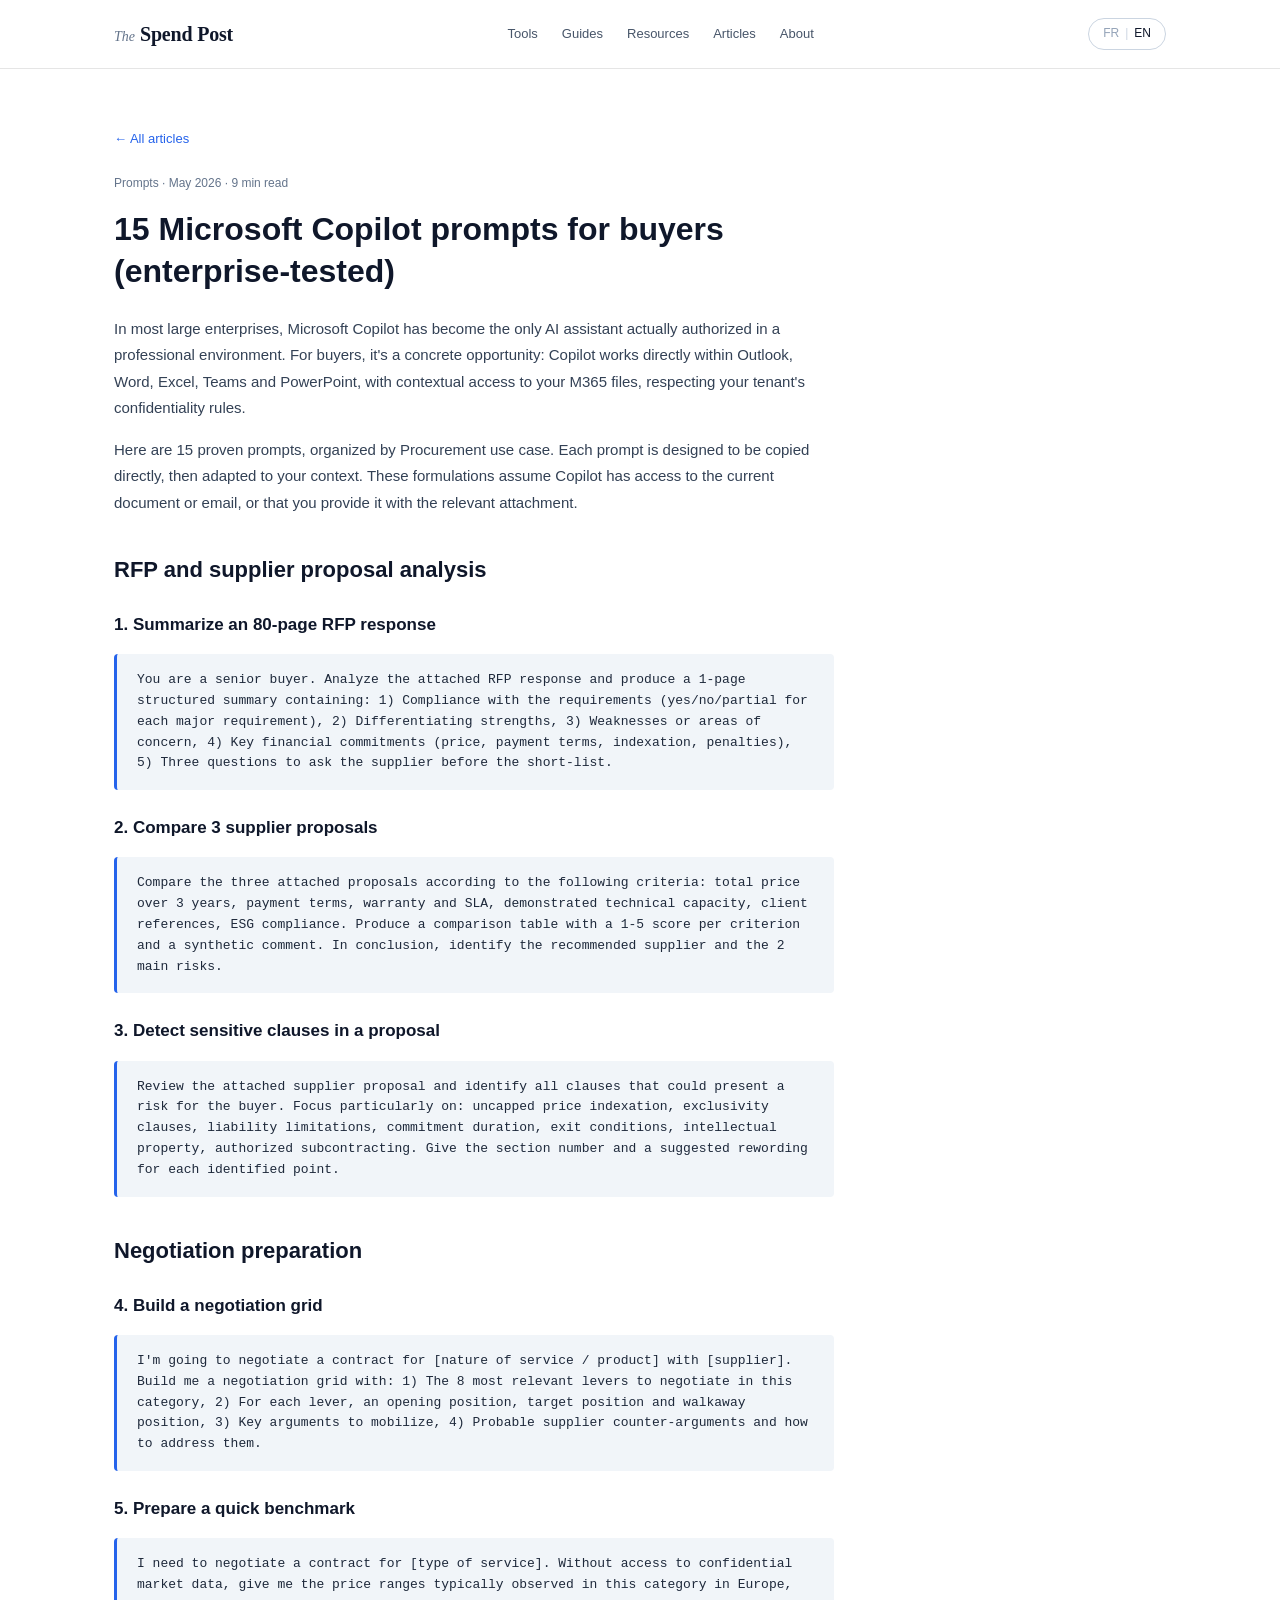
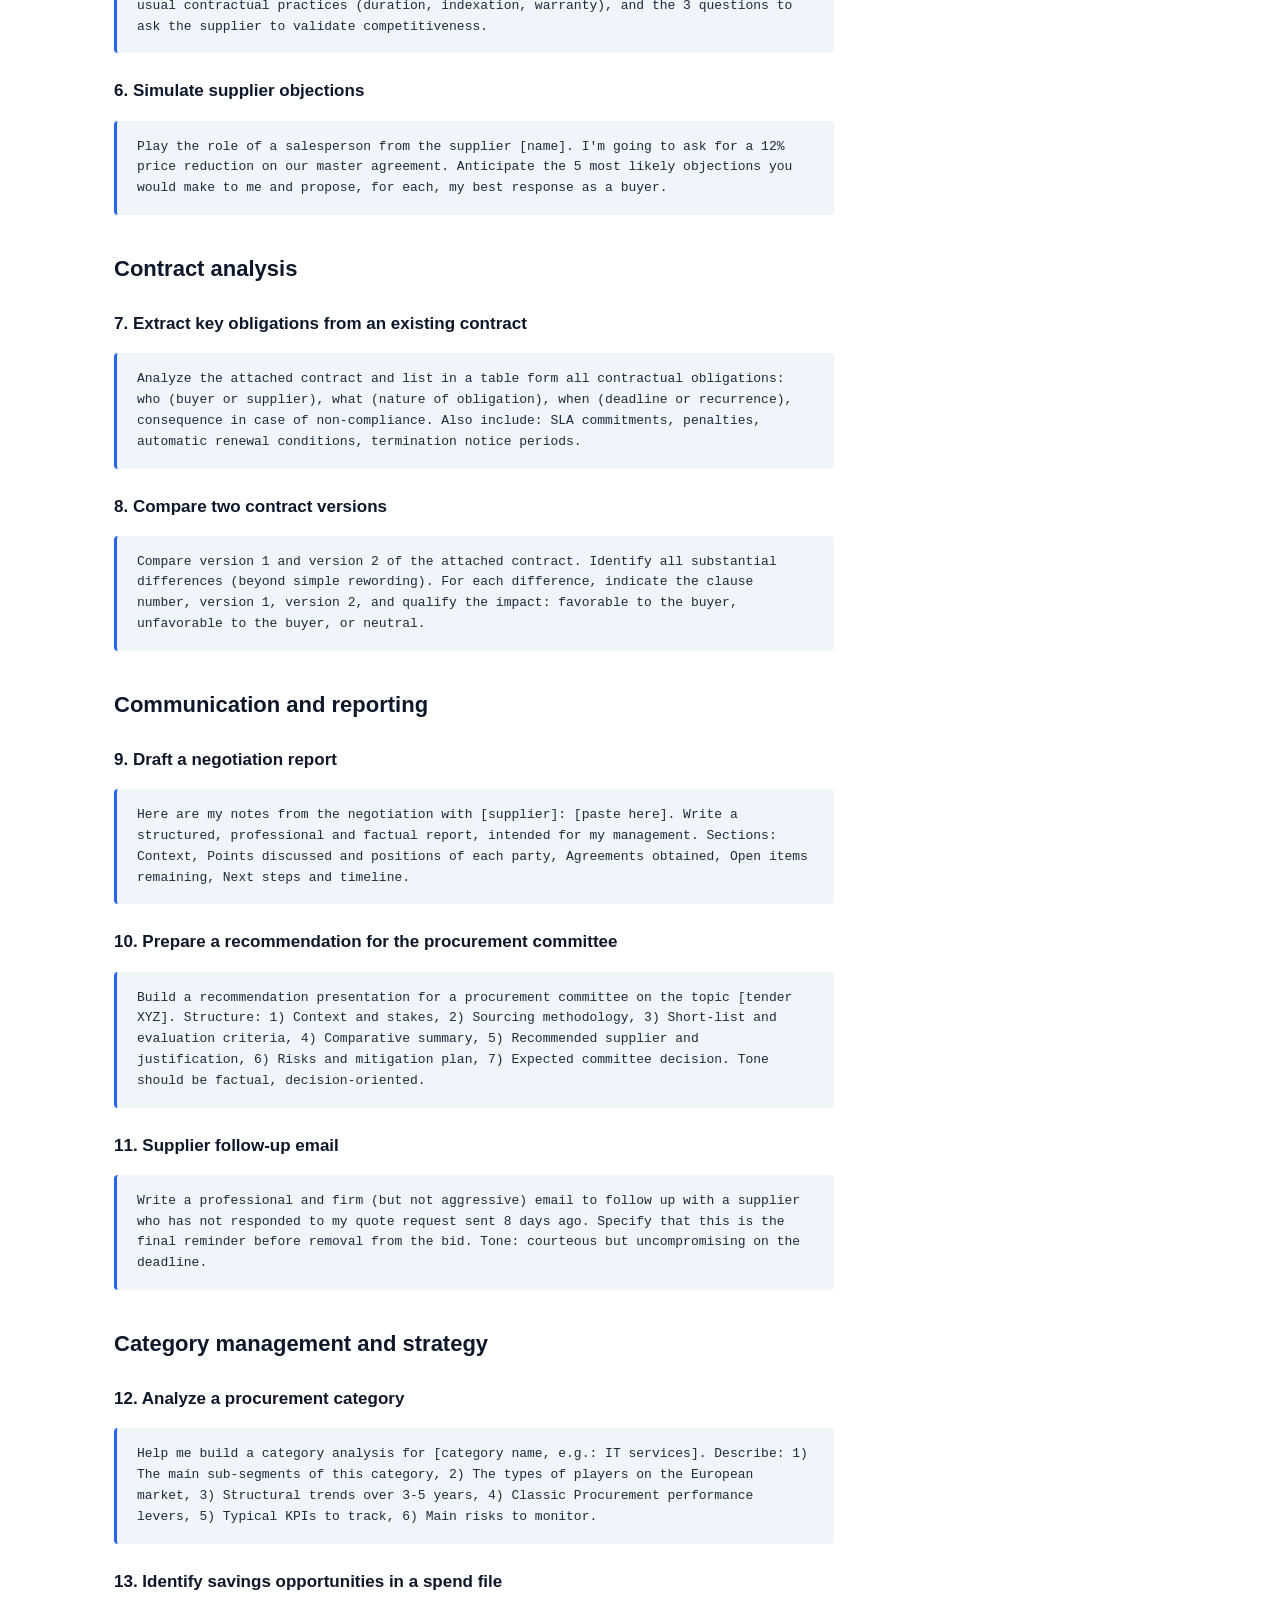
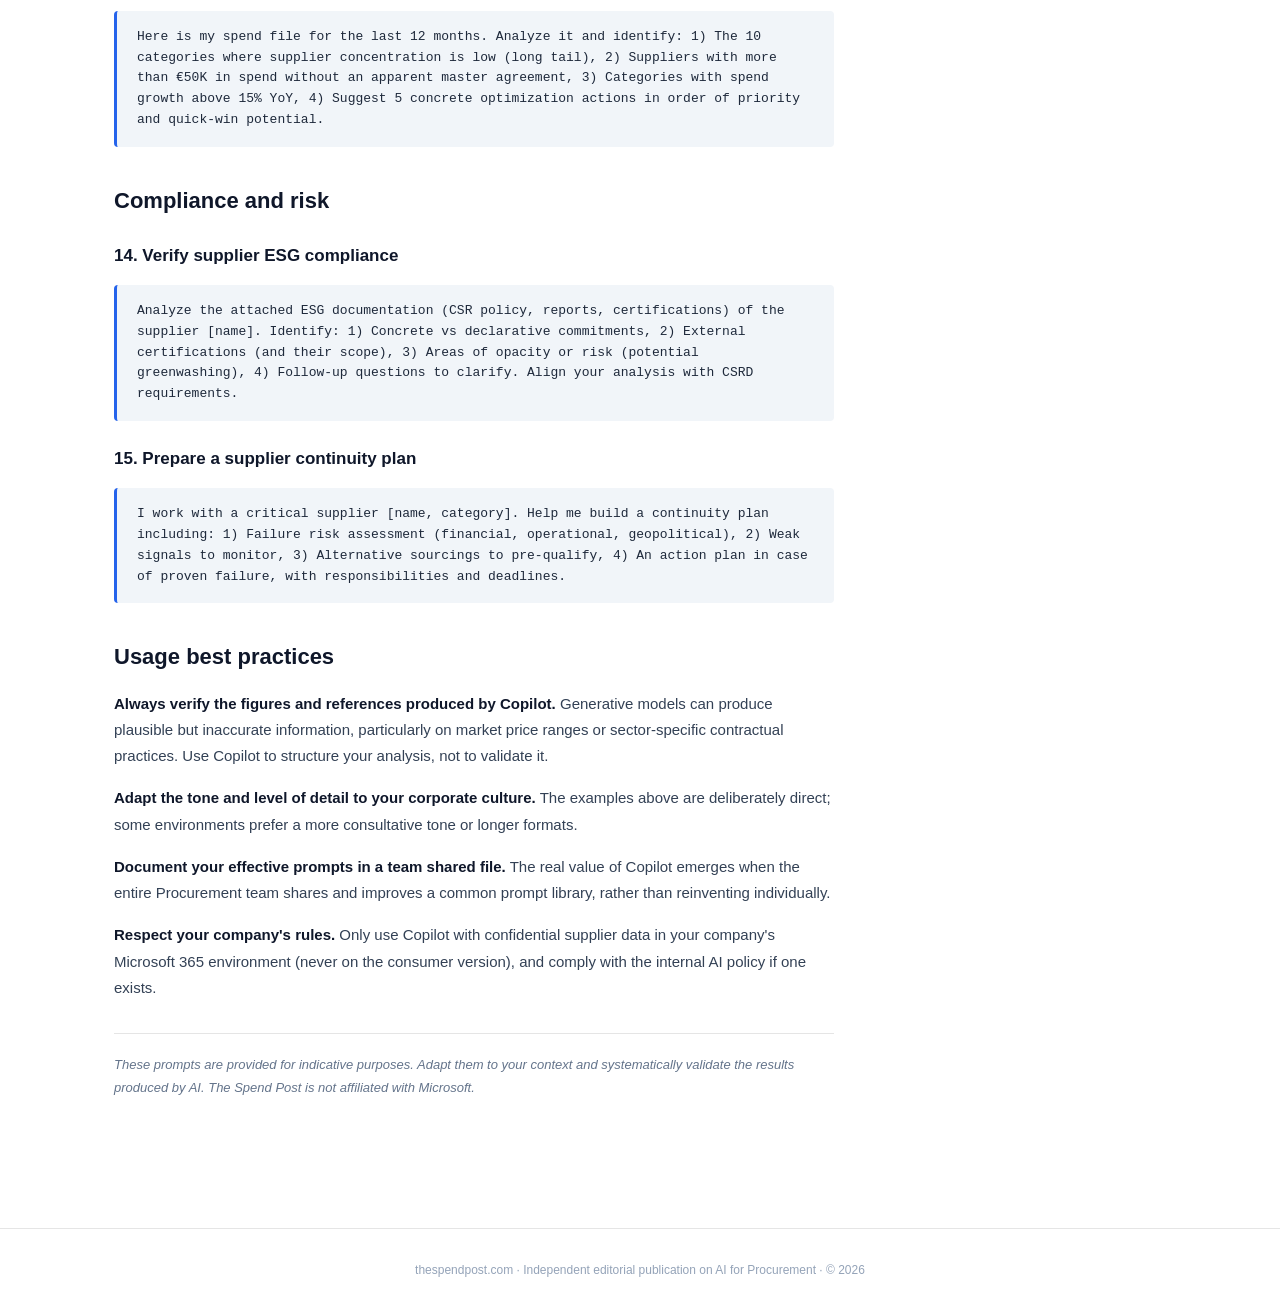
<file: articles/prompts-copilot.html>
<!DOCTYPE html>
<html lang="fr">
<head>
  <meta charset="UTF-8">
  <meta name="viewport" content="width=device-width, initial-scale=1.0">
  <title data-fr="15 prompts Microsoft Copilot pour les acheteurs | The Spend Post" data-en="15 Microsoft Copilot prompts for buyers | The Spend Post">15 prompts Microsoft Copilot pour les acheteurs | The Spend Post</title>
  <meta name="description" data-fr-content="15 prompts Copilot testés en entreprise pour les acheteurs : analyse de RFP, matrices comparatives, préparation de négociation. Directement utilisables." data-en-content="15 enterprise-tested Copilot prompts for buyers: RFP analysis, comparison matrices, negotiation preparation. Ready to use." content="15 prompts Copilot testés en entreprise pour les acheteurs : analyse de RFP, matrices comparatives, préparation de négociation. Directement utilisables.">
  <link rel="icon" type="image/svg+xml" href="../favicon.svg">
  <link rel="stylesheet" href="../style.css">
</head>
<body>
  <header class="header">
    <div class="container header-inner">
      <a href="../index.html" class="logo-wrap">
        <span class="logo-the">The</span>
        <span class="logo-name">Spend Post</span>
      </a>
      <nav class="nav">
        <a href="../outils.html" data-fr="Outils" data-en="Tools">Outils</a>
        <a href="../guides.html" data-fr="Guides" data-en="Guides">Guides</a>
        <a href="../ressources.html" data-fr="Ressources" data-en="Resources">Ressources</a>
        <a href="../articles.html" data-fr="Articles" data-en="Articles">Articles</a>
        <a href="../a-propos.html" data-fr="À propos" data-en="About">À propos</a>
      </nav>
      <div class="lang-pill" role="group" aria-label="Language selector"><span class="lang-option" data-lang="fr">FR</span><span class="lang-sep">|</span><span class="lang-option" data-lang="en">EN</span></div>
    </div>
  </header>

  <main class="article-page">
    <div class="container">
      <a href="../articles.html" class="back-link" data-fr="← Tous les articles" data-en="← All articles">← Tous les articles</a>
      <div class="article-meta" data-fr="Prompts · Mai 2026 · Lecture : 9 min" data-en="Prompts · May 2026 · 9 min read">Prompts · Mai 2026 · Lecture : 9 min</div>
      <h1 data-fr="15 prompts Microsoft Copilot pour les acheteurs (testés en entreprise)" data-en="15 Microsoft Copilot prompts for buyers (enterprise-tested)">15 prompts Microsoft Copilot pour les acheteurs (testés en entreprise)</h1>

      <p data-fr="Microsoft Copilot est devenu, dans la plupart des grandes entreprises, le seul assistant IA réellement autorisé en environnement professionnel. Pour les acheteurs, c'est une opportunité concrète : Copilot fonctionne directement dans Outlook, Word, Excel, Teams et PowerPoint, avec un accès contextuel à vos fichiers M365, dans le respect des règles de confidentialité de votre tenant." data-en="In most large enterprises, Microsoft Copilot has become the only AI assistant actually authorized in a professional environment. For buyers, it's a concrete opportunity: Copilot works directly within Outlook, Word, Excel, Teams and PowerPoint, with contextual access to your M365 files, respecting your tenant's confidentiality rules.">Microsoft Copilot est devenu, dans la plupart des grandes entreprises, le seul assistant IA réellement autorisé en environnement professionnel. Pour les acheteurs, c'est une opportunité concrète : Copilot fonctionne directement dans Outlook, Word, Excel, Teams et PowerPoint, avec un accès contextuel à vos fichiers M365, dans le respect des règles de confidentialité de votre tenant.</p>

      <p data-fr="Voici 15 prompts éprouvés, organisés par cas d'usage Achats. Chaque prompt est conçu pour être copié-collé directement, puis adapté à votre contexte. Ces formulations supposent que Copilot a accès au document ou à l'email en cours, ou que vous lui fournissez la pièce jointe pertinente." data-en="Here are 15 proven prompts, organized by Procurement use case. Each prompt is designed to be copied directly, then adapted to your context. These formulations assume Copilot has access to the current document or email, or that you provide it with the relevant attachment.">Voici 15 prompts éprouvés, organisés par cas d'usage Achats. Chaque prompt est conçu pour être copié-collé directement, puis adapté à votre contexte. Ces formulations supposent que Copilot a accès au document ou à l'email en cours, ou que vous lui fournissez la pièce jointe pertinente.</p>

      <h2 data-fr="Analyse de RFP et de propositions fournisseurs" data-en="RFP and supplier proposal analysis">Analyse de RFP et de propositions fournisseurs</h2>

      <h3 data-fr="1. Synthétiser une réponse à RFP de 80 pages" data-en="1. Summarize an 80-page RFP response">1. Synthétiser une réponse à RFP de 80 pages</h3>
      <div class="prompt-box" data-fr="Tu es un acheteur senior. Analyse la réponse à RFP ci-jointe et produis une synthèse structurée en 1 page contenant : 1) Conformité au cahier des charges (oui/non/partiel pour chaque exigence majeure), 2) Points forts différenciants, 3) Points faibles ou zones d'inquiétude, 4) Engagements financiers clés (prix, conditions de paiement, indexation, pénalités), 5) Trois questions à poser au fournisseur avant la short-list." data-en="You are a senior buyer. Analyze the attached RFP response and produce a 1-page structured summary containing: 1) Compliance with the requirements (yes/no/partial for each major requirement), 2) Differentiating strengths, 3) Weaknesses or areas of concern, 4) Key financial commitments (price, payment terms, indexation, penalties), 5) Three questions to ask the supplier before the short-list.">Tu es un acheteur senior. Analyse la réponse à RFP ci-jointe et produis une synthèse structurée en 1 page contenant : 1) Conformité au cahier des charges (oui/non/partiel pour chaque exigence majeure), 2) Points forts différenciants, 3) Points faibles ou zones d'inquiétude, 4) Engagements financiers clés (prix, conditions de paiement, indexation, pénalités), 5) Trois questions à poser au fournisseur avant la short-list.</div>

      <h3 data-fr="2. Comparer 3 propositions fournisseurs" data-en="2. Compare 3 supplier proposals">2. Comparer 3 propositions fournisseurs</h3>
      <div class="prompt-box" data-fr="Compare les trois propositions ci-jointes selon les critères suivants : prix total sur 3 ans, conditions de paiement, garantie et SLA, capacité technique démontrée, références client, conformité ESG. Produis un tableau comparatif avec une note de 1 à 5 par critère et un commentaire synthétique. Identifie en conclusion le fournisseur recommandé et les 2 risques principaux." data-en="Compare the three attached proposals according to the following criteria: total price over 3 years, payment terms, warranty and SLA, demonstrated technical capacity, client references, ESG compliance. Produce a comparison table with a 1-5 score per criterion and a synthetic comment. In conclusion, identify the recommended supplier and the 2 main risks.">Compare les trois propositions ci-jointes selon les critères suivants : prix total sur 3 ans, conditions de paiement, garantie et SLA, capacité technique démontrée, références client, conformité ESG. Produis un tableau comparatif avec une note de 1 à 5 par critère et un commentaire synthétique. Identifie en conclusion le fournisseur recommandé et les 2 risques principaux.</div>

      <h3 data-fr="3. Détecter les clauses sensibles d'une proposition" data-en="3. Detect sensitive clauses in a proposal">3. Détecter les clauses sensibles d'une proposition</h3>
      <div class="prompt-box" data-fr="Examine la proposition fournisseur ci-jointe et identifie toutes les clauses qui pourraient présenter un risque pour l'acheteur. Concentre-toi en particulier sur : indexations de prix non plafonnées, clauses d'exclusivité, limitations de responsabilité, durée d'engagement, conditions de sortie, propriété intellectuelle, sous-traitance autorisée. Donne le numéro de section et une suggestion de reformulation pour chaque point identifié." data-en="Review the attached supplier proposal and identify all clauses that could present a risk for the buyer. Focus particularly on: uncapped price indexation, exclusivity clauses, liability limitations, commitment duration, exit conditions, intellectual property, authorized subcontracting. Give the section number and a suggested rewording for each identified point.">Examine la proposition fournisseur ci-jointe et identifie toutes les clauses qui pourraient présenter un risque pour l'acheteur. Concentre-toi en particulier sur : indexations de prix non plafonnées, clauses d'exclusivité, limitations de responsabilité, durée d'engagement, conditions de sortie, propriété intellectuelle, sous-traitance autorisée. Donne le numéro de section et une suggestion de reformulation pour chaque point identifié.</div>

      <h2 data-fr="Préparation de négociation" data-en="Negotiation preparation">Préparation de négociation</h2>

      <h3 data-fr="4. Construire une grille de négociation" data-en="4. Build a negotiation grid">4. Construire une grille de négociation</h3>
      <div class="prompt-box" data-fr="Je vais négocier un contrat de [nature du service / produit] avec [fournisseur]. Construis-moi une grille de négociation avec : 1) Les 8 leviers les plus pertinents à négocier dans cette catégorie, 2) Pour chaque levier, une position d'ouverture, une position cible et une position de rupture, 3) Les arguments clés à mobiliser, 4) Les contre-arguments probables du fournisseur et comment y répondre." data-en="I'm going to negotiate a contract for [nature of service / product] with [supplier]. Build me a negotiation grid with: 1) The 8 most relevant levers to negotiate in this category, 2) For each lever, an opening position, target position and walkaway position, 3) Key arguments to mobilize, 4) Probable supplier counter-arguments and how to address them.">Je vais négocier un contrat de [nature du service / produit] avec [fournisseur]. Construis-moi une grille de négociation avec : 1) Les 8 leviers les plus pertinents à négocier dans cette catégorie, 2) Pour chaque levier, une position d'ouverture, une position cible et une position de rupture, 3) Les arguments clés à mobiliser, 4) Les contre-arguments probables du fournisseur et comment y répondre.</div>

      <h3 data-fr="5. Préparer un benchmark rapide" data-en="5. Prepare a quick benchmark">5. Préparer un benchmark rapide</h3>
      <div class="prompt-box" data-fr="Je dois négocier un contrat pour [type de prestation]. Sans avoir accès à des données confidentielles de marché, donne-moi les fourchettes de prix typiquement observées dans cette catégorie en Europe, les pratiques contractuelles habituelles (durée, indexation, garantie), et les 3 questions à poser au fournisseur pour valider sa compétitivité." data-en="I need to negotiate a contract for [type of service]. Without access to confidential market data, give me the price ranges typically observed in this category in Europe, usual contractual practices (duration, indexation, warranty), and the 3 questions to ask the supplier to validate competitiveness.">Je dois négocier un contrat pour [type de prestation]. Sans avoir accès à des données confidentielles de marché, donne-moi les fourchettes de prix typiquement observées dans cette catégorie en Europe, les pratiques contractuelles habituelles (durée, indexation, garantie), et les 3 questions à poser au fournisseur pour valider sa compétitivité.</div>

      <h3 data-fr="6. Simuler les objections du fournisseur" data-en="6. Simulate supplier objections">6. Simuler les objections du fournisseur</h3>
      <div class="prompt-box" data-fr="Joue le rôle d'un commercial du fournisseur [nom]. Je vais te demander une réduction de prix de 12% sur notre contrat-cadre. Anticipe les 5 objections les plus probables que tu me ferais et propose, pour chacune, ma meilleure réponse en tant qu'acheteur." data-en="Play the role of a salesperson from the supplier [name]. I'm going to ask for a 12% price reduction on our master agreement. Anticipate the 5 most likely objections you would make to me and propose, for each, my best response as a buyer.">Joue le rôle d'un commercial du fournisseur [nom]. Je vais te demander une réduction de prix de 12% sur notre contrat-cadre. Anticipe les 5 objections les plus probables que tu me ferais et propose, pour chacune, ma meilleure réponse en tant qu'acheteur.</div>

      <h2 data-fr="Analyse de contrats" data-en="Contract analysis">Analyse de contrats</h2>

      <h3 data-fr="7. Extraire les obligations clés d'un contrat existant" data-en="7. Extract key obligations from an existing contract">7. Extraire les obligations clés d'un contrat existant</h3>
      <div class="prompt-box" data-fr="Analyse le contrat ci-joint et liste sous forme de tableau toutes les obligations contractuelles : qui (acheteur ou fournisseur), quoi (nature de l'obligation), quand (échéance ou récurrence), conséquence en cas de non-respect. Inclus aussi : les engagements de SLA, les pénalités, les conditions de renouvellement automatique, les délais de préavis de résiliation." data-en="Analyze the attached contract and list in a table form all contractual obligations: who (buyer or supplier), what (nature of obligation), when (deadline or recurrence), consequence in case of non-compliance. Also include: SLA commitments, penalties, automatic renewal conditions, termination notice periods.">Analyse le contrat ci-joint et liste sous forme de tableau toutes les obligations contractuelles : qui (acheteur ou fournisseur), quoi (nature de l'obligation), quand (échéance ou récurrence), conséquence en cas de non-respect. Inclus aussi : les engagements de SLA, les pénalités, les conditions de renouvellement automatique, les délais de préavis de résiliation.</div>

      <h3 data-fr="8. Comparer deux versions d'un contrat" data-en="8. Compare two contract versions">8. Comparer deux versions d'un contrat</h3>
      <div class="prompt-box" data-fr="Compare la version 1 et la version 2 du contrat ci-joints. Identifie tous les écarts substantiels (au-delà de la simple reformulation). Pour chaque écart, indique le numéro de clause, la version 1, la version 2, et qualifie l'impact : favorable à l'acheteur, défavorable à l'acheteur, ou neutre." data-en="Compare version 1 and version 2 of the attached contract. Identify all substantial differences (beyond simple rewording). For each difference, indicate the clause number, version 1, version 2, and qualify the impact: favorable to the buyer, unfavorable to the buyer, or neutral.">Compare la version 1 et la version 2 du contrat ci-joints. Identifie tous les écarts substantiels (au-delà de la simple reformulation). Pour chaque écart, indique le numéro de clause, la version 1, la version 2, et qualifie l'impact : favorable à l'acheteur, défavorable à l'acheteur, ou neutre.</div>

      <h2 data-fr="Communication et reporting" data-en="Communication and reporting">Communication et reporting</h2>

      <h3 data-fr="9. Rédiger un compte-rendu de négociation" data-en="9. Draft a negotiation report">9. Rédiger un compte-rendu de négociation</h3>
      <div class="prompt-box" data-fr="Voici mes notes de la négociation avec [fournisseur] : [coller ici]. Rédige un compte-rendu structuré, professionnel et factuel, destiné à mon management. Sections : Contexte, Points discutés et positions de chaque partie, Accords obtenus, Points restant ouverts, Prochaines étapes et calendrier." data-en="Here are my notes from the negotiation with [supplier]: [paste here]. Write a structured, professional and factual report, intended for my management. Sections: Context, Points discussed and positions of each party, Agreements obtained, Open items remaining, Next steps and timeline.">Voici mes notes de la négociation avec [fournisseur] : [coller ici]. Rédige un compte-rendu structuré, professionnel et factuel, destiné à mon management. Sections : Contexte, Points discutés et positions de chaque partie, Accords obtenus, Points restant ouverts, Prochaines étapes et calendrier.</div>

      <h3 data-fr="10. Préparer une recommandation pour le comité d'achat" data-en="10. Prepare a recommendation for the procurement committee">10. Préparer une recommandation pour le comité d'achat</h3>
      <div class="prompt-box" data-fr="Construis une présentation de recommandation pour un comité d'achat sur le sujet [appel d'offres XYZ]. Structure : 1) Contexte et enjeux, 2) Méthodologie de sourcing, 3) Liste courte et critères d'évaluation, 4) Synthèse comparative, 5) Fournisseur recommandé et justification, 6) Risques et plan de mitigation, 7) Décision attendue du comité. Le ton doit être factuel, orienté décision." data-en="Build a recommendation presentation for a procurement committee on the topic [tender XYZ]. Structure: 1) Context and stakes, 2) Sourcing methodology, 3) Short-list and evaluation criteria, 4) Comparative summary, 5) Recommended supplier and justification, 6) Risks and mitigation plan, 7) Expected committee decision. Tone should be factual, decision-oriented.">Construis une présentation de recommandation pour un comité d'achat sur le sujet [appel d'offres XYZ]. Structure : 1) Contexte et enjeux, 2) Méthodologie de sourcing, 3) Liste courte et critères d'évaluation, 4) Synthèse comparative, 5) Fournisseur recommandé et justification, 6) Risques et plan de mitigation, 7) Décision attendue du comité. Le ton doit être factuel, orienté décision.</div>

      <h3 data-fr="11. Email de relance fournisseur" data-en="11. Supplier follow-up email">11. Email de relance fournisseur</h3>
      <div class="prompt-box" data-fr="Rédige un email professionnel et ferme (mais pas agressif) pour relancer un fournisseur qui n'a pas répondu à ma demande de devis envoyée il y a 8 jours. Précise que c'est le dernier rappel avant retrait de la consultation. Tonalité : courtoise mais sans concession sur le délai." data-en="Write a professional and firm (but not aggressive) email to follow up with a supplier who has not responded to my quote request sent 8 days ago. Specify that this is the final reminder before removal from the bid. Tone: courteous but uncompromising on the deadline.">Rédige un email professionnel et ferme (mais pas agressif) pour relancer un fournisseur qui n'a pas répondu à ma demande de devis envoyée il y a 8 jours. Précise que c'est le dernier rappel avant retrait de la consultation. Tonalité : courtoise mais sans concession sur le délai.</div>

      <h2 data-fr="Catégorie management et stratégie" data-en="Category management and strategy">Catégorie management et stratégie</h2>

      <h3 data-fr="12. Analyser une catégorie d'achat" data-en="12. Analyze a procurement category">12. Analyser une catégorie d'achat</h3>
      <div class="prompt-box" data-fr="Aide-moi à construire une analyse de catégorie pour [nom de la catégorie, ex : services informatiques]. Décris : 1) Les principaux sous-segments de cette catégorie, 2) Les typologies d'acteurs sur le marché européen, 3) Les tendances structurelles à 3-5 ans, 4) Les leviers de performance Achats classiques, 5) Les KPI typiques à suivre, 6) Les risques principaux à surveiller." data-en="Help me build a category analysis for [category name, e.g.: IT services]. Describe: 1) The main sub-segments of this category, 2) The types of players on the European market, 3) Structural trends over 3-5 years, 4) Classic Procurement performance levers, 5) Typical KPIs to track, 6) Main risks to monitor.">Aide-moi à construire une analyse de catégorie pour [nom de la catégorie, ex : services informatiques]. Décris : 1) Les principaux sous-segments de cette catégorie, 2) Les typologies d'acteurs sur le marché européen, 3) Les tendances structurelles à 3-5 ans, 4) Les leviers de performance Achats classiques, 5) Les KPI typiques à suivre, 6) Les risques principaux à surveiller.</div>

      <h3 data-fr="13. Identifier les opportunités d'économies dans un fichier de spend" data-en="13. Identify savings opportunities in a spend file">13. Identifier les opportunités d'économies dans un fichier de spend</h3>
      <div class="prompt-box" data-fr="Voici mon fichier de spend des 12 derniers mois. Analyse-le et identifie : 1) Les 10 catégories où la concentration fournisseur est faible (long tail), 2) Les fournisseurs ayant plus de 50K€ de dépense sans contrat-cadre apparent, 3) Les catégories avec une croissance des dépenses supérieure à 15% YoY, 4) Suggère 5 actions concrètes d'optimisation par ordre de priorité et de quick-win." data-en="Here is my spend file for the last 12 months. Analyze it and identify: 1) The 10 categories where supplier concentration is low (long tail), 2) Suppliers with more than €50K in spend without an apparent master agreement, 3) Categories with spend growth above 15% YoY, 4) Suggest 5 concrete optimization actions in order of priority and quick-win potential.">Voici mon fichier de spend des 12 derniers mois. Analyse-le et identifie : 1) Les 10 catégories où la concentration fournisseur est faible (long tail), 2) Les fournisseurs ayant plus de 50K€ de dépense sans contrat-cadre apparent, 3) Les catégories avec une croissance des dépenses supérieure à 15% YoY, 4) Suggère 5 actions concrètes d'optimisation par ordre de priorité et de quick-win.</div>

      <h2 data-fr="Conformité et risques" data-en="Compliance and risk">Conformité et risques</h2>

      <h3 data-fr="14. Vérifier la conformité ESG d'un fournisseur" data-en="14. Verify supplier ESG compliance">14. Vérifier la conformité ESG d'un fournisseur</h3>
      <div class="prompt-box" data-fr="Analyse la documentation ESG ci-jointe (politique RSE, rapports, certifications) du fournisseur [nom]. Identifie : 1) Les engagements concrets vs déclaratifs, 2) Les certifications externes (et leur portée), 3) Les zones d'opacité ou de risque (greenwashing potentiel), 4) Les questions complémentaires à poser pour clarifier. Aligne ton analyse avec les exigences de la CSRD." data-en="Analyze the attached ESG documentation (CSR policy, reports, certifications) of the supplier [name]. Identify: 1) Concrete vs declarative commitments, 2) External certifications (and their scope), 3) Areas of opacity or risk (potential greenwashing), 4) Follow-up questions to clarify. Align your analysis with CSRD requirements.">Analyse la documentation ESG ci-jointe (politique RSE, rapports, certifications) du fournisseur [nom]. Identifie : 1) Les engagements concrets vs déclaratifs, 2) Les certifications externes (et leur portée), 3) Les zones d'opacité ou de risque (greenwashing potentiel), 4) Les questions complémentaires à poser pour clarifier. Aligne ton analyse avec les exigences de la CSRD.</div>

      <h3 data-fr="15. Préparer un plan de continuité fournisseur" data-en="15. Prepare a supplier continuity plan">15. Préparer un plan de continuité fournisseur</h3>
      <div class="prompt-box" data-fr="Je travaille avec un fournisseur critique [nom, catégorie]. Aide-moi à construire un plan de continuité incluant : 1) L'évaluation du risque de défaillance (financier, opérationnel, géopolitique), 2) Les signaux faibles à surveiller, 3) Les sourcings alternatifs à pré-qualifier, 4) Un plan d'action en cas de défaillance avérée, avec les responsabilités et délais." data-en="I work with a critical supplier [name, category]. Help me build a continuity plan including: 1) Failure risk assessment (financial, operational, geopolitical), 2) Weak signals to monitor, 3) Alternative sourcings to pre-qualify, 4) An action plan in case of proven failure, with responsibilities and deadlines.">Je travaille avec un fournisseur critique [nom, catégorie]. Aide-moi à construire un plan de continuité incluant : 1) L'évaluation du risque de défaillance (financier, opérationnel, géopolitique), 2) Les signaux faibles à surveiller, 3) Les sourcings alternatifs à pré-qualifier, 4) Un plan d'action en cas de défaillance avérée, avec les responsabilités et délais.</div>

      <h2 data-fr="Bonnes pratiques d'usage" data-en="Usage best practices">Bonnes pratiques d'usage</h2>

      <p data-fr="&lt;strong&gt;Vérifiez toujours les chiffres et les références produits par Copilot.&lt;/strong&gt; Les modèles génératifs peuvent produire des informations plausibles mais inexactes, en particulier sur les fourchettes de prix de marché ou les pratiques contractuelles spécifiques à un secteur. Utilisez Copilot pour structurer votre analyse, pas pour la valider." data-en="&lt;strong&gt;Always verify the figures and references produced by Copilot.&lt;/strong&gt; Generative models can produce plausible but inaccurate information, particularly on market price ranges or sector-specific contractual practices. Use Copilot to structure your analysis, not to validate it." data-html><strong>Vérifiez toujours les chiffres et les références produits par Copilot.</strong> Les modèles génératifs peuvent produire des informations plausibles mais inexactes, en particulier sur les fourchettes de prix de marché ou les pratiques contractuelles spécifiques à un secteur. Utilisez Copilot pour structurer votre analyse, pas pour la valider.</p>

      <p data-fr="&lt;strong&gt;Adaptez le ton et le niveau de détail à votre culture d'entreprise.&lt;/strong&gt; Les exemples ci-dessus sont volontairement directs ; certains environnements préfèrent un ton plus consultatif ou des formats plus longs." data-en="&lt;strong&gt;Adapt the tone and level of detail to your corporate culture.&lt;/strong&gt; The examples above are deliberately direct; some environments prefer a more consultative tone or longer formats." data-html><strong>Adaptez le ton et le niveau de détail à votre culture d'entreprise.</strong> Les exemples ci-dessus sont volontairement directs ; certains environnements préfèrent un ton plus consultatif ou des formats plus longs.</p>

      <p data-fr="&lt;strong&gt;Documentez vos prompts performants dans un fichier partagé d'équipe.&lt;/strong&gt; La vraie valeur de Copilot émerge quand toute l'équipe Achats partage et améliore une bibliothèque de prompts communs, plutôt que de réinventer individuellement." data-en="&lt;strong&gt;Document your effective prompts in a team shared file.&lt;/strong&gt; The real value of Copilot emerges when the entire Procurement team shares and improves a common prompt library, rather than reinventing individually." data-html><strong>Documentez vos prompts performants dans un fichier partagé d'équipe.</strong> La vraie valeur de Copilot émerge quand toute l'équipe Achats partage et améliore une bibliothèque de prompts communs, plutôt que de réinventer individuellement.</p>

      <p data-fr="&lt;strong&gt;Respectez les règles de votre entreprise.&lt;/strong&gt; N'utilisez Copilot avec des données fournisseurs confidentielles que dans l'environnement Microsoft 365 de votre entreprise (jamais sur la version grand public), et conformez-vous à la politique IA interne s'il en existe une." data-en="&lt;strong&gt;Respect your company's rules.&lt;/strong&gt; Only use Copilot with confidential supplier data in your company's Microsoft 365 environment (never on the consumer version), and comply with the internal AI policy if one exists." data-html><strong>Respectez les règles de votre entreprise.</strong> N'utilisez Copilot avec des données fournisseurs confidentielles que dans l'environnement Microsoft 365 de votre entreprise (jamais sur la version grand public), et conformez-vous à la politique IA interne s'il en existe une.</p>

      <p style="font-size:13px;color:#64748b;font-style:italic;border-top:1px solid #e5e5e5;padding-top:20px;margin-top:32px;" data-fr="Ces prompts sont fournis à titre indicatif. Adaptez-les à votre contexte et validez systématiquement les résultats produits par l'IA. The Spend Post n'est pas affilié à Microsoft." data-en="These prompts are provided for indicative purposes. Adapt them to your context and systematically validate the results produced by AI. The Spend Post is not affiliated with Microsoft.">Ces prompts sont fournis à titre indicatif. Adaptez-les à votre contexte et validez systématiquement les résultats produits par l'IA. The Spend Post n'est pas affilié à Microsoft.</p>

    </div>
  </main>

  <footer class="footer">
    <div class="container">
      <span data-fr="thespendpost.com · Veille éditoriale indépendante sur l'IA appliquée aux Achats · © 2026" data-en="thespendpost.com · Independent editorial publication on AI for Procurement · © 2026">thespendpost.com · Veille éditoriale indépendante sur l'IA appliquée aux Achats · © 2026</span>
    </div>
  </footer>

  <script src="../script.js"></script>
</body>
</html>
</file>
<file: style.css>
/* Reset & base */
* { box-sizing: border-box; margin: 0; padding: 0; }
body {
  font-family: -apple-system, BlinkMacSystemFont, 'Segoe UI', Roboto, sans-serif;
  color: #1a1a1a;
  line-height: 1.6;
  background: #ffffff;
}
.container { max-width: 1100px; margin: 0 auto; padding: 0 24px; }
a { color: inherit; text-decoration: none; }

/* Header */
.header {
  padding: 18px 0;
  border-bottom: 1px solid #e5e5e5;
  background: #fff;
  position: sticky;
  top: 0;
  z-index: 50;
}
.header-inner {
  display: flex;
  justify-content: space-between;
  align-items: center;
  gap: 24px;
}
.logo-wrap { display: flex; align-items: baseline; gap: 5px; text-decoration: none; }
.logo-the { font-family: Georgia, 'Times New Roman', serif; font-style: italic; font-size: 14px; color: #64748b; font-weight: 400; }
.logo-name { font-family: Georgia, 'Times New Roman', serif; font-size: 20px; font-weight: 700; color: #0f172a; letter-spacing: -0.01em; }
.nav { display: flex; gap: 24px; font-size: 13px; }
.nav a { color: #475569; transition: color 0.2s; }
.nav a:hover { color: #0f172a; }
.lang-pill {
  display: inline-flex;
  align-items: center;
  gap: 4px;
  padding: 5px 12px;
  border: 1px solid #cbd5e1;
  border-radius: 99px;
  font-size: 12px;
  background: white;
  cursor: pointer;
  user-select: none;
  transition: border-color 0.2s;
}
.lang-pill:hover { border-color: #0f172a; }
.lang-option {
  padding: 0 2px;
  cursor: pointer;
  transition: color 0.2s;
  color: #94a3b8;
}
.lang-option.active {
  color: #0f172a;
  font-weight: 500;
}
.lang-sep {
  color: #cbd5e1;
  pointer-events: none;
}

/* Hero */
.hero { padding: 72px 0 48px; text-align: center; border-bottom: 1px solid #f1f5f9; }
.hero-eyebrow {
  font-size: 11px;
  color: #2563eb;
  text-transform: uppercase;
  letter-spacing: 0.12em;
  font-weight: 600;
  margin-bottom: 16px;
}
.hero h1 {
  font-size: 40px;
  font-weight: 700;
  color: #0f172a;
  letter-spacing: -0.02em;
  line-height: 1.2;
  margin: 0 0 18px;
  max-width: 660px;
  margin-left: auto;
  margin-right: auto;
}
.hero h1 span { color: #2563eb; }
.hero-sub {
  font-size: 16px;
  color: #475569;
  max-width: 600px;
  margin: 0 auto 28px;
}
.hero-cta { display: inline-flex; gap: 12px; flex-wrap: wrap; justify-content: center; }
.btn-primary, .btn-secondary {
  padding: 12px 24px;
  border-radius: 8px;
  font-size: 14px;
  font-weight: 500;
  cursor: pointer;
  transition: all 0.2s;
  display: inline-block;
}
.btn-primary { background: #0f172a; color: white; border: 1px solid #0f172a; }
.btn-primary:hover { background: #1e293b; }
.btn-secondary { background: transparent; color: #0f172a; border: 1px solid #cbd5e1; }
.btn-secondary:hover { border-color: #0f172a; }

/* Values bar */
.values { padding: 40px 0; border-bottom: 1px solid #f1f5f9; }
.values-grid { display: grid; grid-template-columns: 1fr 1fr 1fr; gap: 24px; }
.value-item { text-align: center; }
.value-icon { font-size: 24px; margin-bottom: 10px; }
.value-title { font-size: 14px; font-weight: 600; color: #0f172a; margin-bottom: 6px; }
.value-desc { font-size: 12px; color: #64748b; line-height: 1.5; }

/* Sections */
.sections { padding: 56px 0 16px; }
.section-label {
  font-size: 11px;
  color: #64748b;
  text-transform: uppercase;
  letter-spacing: 0.1em;
  font-weight: 600;
  margin-bottom: 10px;
}
.section-title {
  font-size: 24px;
  font-weight: 700;
  color: #0f172a;
  margin: 0 0 28px;
  letter-spacing: -0.01em;
}

/* Category cards */
.cat-grid { display: grid; grid-template-columns: 1fr 1fr 1fr; gap: 16px; margin-bottom: 48px; }
.cat-card {
  padding: 20px;
  border: 1px solid #e5e5e5;
  border-radius: 12px;
  cursor: pointer;
  transition: all 0.2s;
  background: white;
  display: block;
}
.cat-card:hover { border-color: #0f172a; transform: translateY(-2px); }
.cat-count {
  font-size: 11px;
  color: #2563eb;
  font-weight: 600;
  text-transform: uppercase;
  letter-spacing: 0.08em;
}
.cat-name { font-size: 15px; font-weight: 600; color: #0f172a; margin: 6px 0; }
.cat-desc { font-size: 12px; color: #64748b; line-height: 1.5; }

/* Tools list */
.tools-list { display: flex; flex-direction: column; gap: 10px; }
.tool {
  display: grid;
  grid-template-columns: 50px 1fr auto;
  align-items: center;
  gap: 16px;
  padding: 16px 18px;
  border: 1px solid #e5e5e5;
  border-radius: 10px;
  background: white;
  cursor: pointer;
  transition: border-color 0.2s;
}
.tool:hover { border-color: #0f172a; }
.tool-logo {
  width: 44px;
  height: 44px;
  border-radius: 8px;
  background: linear-gradient(135deg, #dbeafe, #bfdbfe);
  display: flex;
  align-items: center;
  justify-content: center;
  font-size: 14px;
  font-weight: 700;
  color: #1e40af;
}
.tool-name { font-size: 14px; font-weight: 600; color: #0f172a; margin-bottom: 3px; }
.tool-desc { font-size: 12px; color: #64748b; }
.tool-tag {
  font-size: 10px;
  color: #2563eb;
  background: #eff6ff;
  padding: 5px 10px;
  border-radius: 99px;
  font-weight: 500;
}

/* Articles */
.articles-grid { display: grid; grid-template-columns: 1fr 1fr; gap: 16px; }
.article-card {
  padding: 20px;
  border: 1px solid #e5e5e5;
  border-radius: 12px;
  cursor: pointer;
  transition: border-color 0.2s;
  background: white;
  display: block;
}
.article-card:hover { border-color: #0f172a; }
.article-cat {
  font-size: 10px;
  color: #2563eb;
  text-transform: uppercase;
  letter-spacing: 0.08em;
  font-weight: 600;
}
.article-title {
  font-size: 15px;
  font-weight: 600;
  color: #0f172a;
  margin: 8px 0 10px;
  line-height: 1.4;
}
.article-excerpt { font-size: 12px; color: #64748b; line-height: 1.5; }

/* About */
.about {
  padding: 32px;
  background: #f8fafc;
  border-radius: 12px;
  margin: 32px 0;
  display: grid;
  grid-template-columns: 80px 1fr;
  gap: 24px;
  align-items: center;
}
.about-avatar {
  width: 80px;
  height: 80px;
  border-radius: 12px;
  background: #0f172a;
  display: flex;
  align-items: center;
  justify-content: center;
}
.about-title { font-size: 15px; font-weight: 600; color: #0f172a; margin-bottom: 8px; }
.about-text { font-size: 13px; color: #475569; line-height: 1.6; }

/* Footer */
.footer {
  padding: 32px 0;
  border-top: 1px solid #e5e5e5;
  margin-top: 56px;
  font-size: 12px;
  color: #94a3b8;
  text-align: center;
}

/* Article page styles */
.article-page { padding: 56px 0; }

/* Article à venir — état placeholder */
.article-card.coming-soon {
  background: #f8fafc;
  border-style: dashed;
  border-color: #94a3b8;
  cursor: default;
  pointer-events: none;
}
.article-card.coming-soon:hover { border-color: #94a3b8; }
.article-card.coming-soon .article-cat { color: #94a3b8; }
.article-card.coming-soon .article-title {
  color: #64748b;
  font-style: italic;
}
.article-card.coming-soon .article-excerpt { color: #94a3b8; }
.coming-soon-badge {
  display: inline-block;
  font-size: 10px;
  color: #2563eb;
  background: #eff6ff;
  padding: 4px 10px;
  border-radius: 99px;
  font-weight: 600;
  margin-bottom: 10px;
}

.article-page h1 {
  font-size: 32px;
  font-weight: 700;
  color: #0f172a;
  margin: 16px 0 24px;
  line-height: 1.3;
  max-width: 760px;
}
.article-page h2 {
  font-size: 22px;
  font-weight: 700;
  color: #0f172a;
  margin: 36px 0 16px;
}
.article-page h3 {
  font-size: 17px;
  font-weight: 600;
  color: #0f172a;
  margin: 24px 0 12px;
}
.article-page p {
  font-size: 15px;
  color: #334155;
  line-height: 1.75;
  margin-bottom: 16px;
  max-width: 720px;
}
.article-page ul, .article-page ol {
  margin: 16px 0 16px 24px;
  font-size: 15px;
  color: #334155;
  line-height: 1.75;
  max-width: 720px;
}
.article-page li { margin-bottom: 8px; }
.article-page strong { color: #0f172a; font-weight: 600; }
.article-page .prompt-box {
  background: #f1f5f9;
  border-left: 3px solid #2563eb;
  padding: 16px 20px;
  margin: 16px 0;
  font-family: 'Courier New', monospace;
  font-size: 13px;
  color: #1e293b;
  border-radius: 4px;
  max-width: 720px;
  white-space: pre-wrap;
}
.article-meta {
  font-size: 12px;
  color: #64748b;
  margin-bottom: 12px;
}
.back-link {
  display: inline-block;
  font-size: 13px;
  color: #2563eb;
  margin-bottom: 24px;
}

/* Tool detail page */
.tool-page-header {
  padding: 40px 0 32px;
  border-bottom: 1px solid #e5e5e5;
}
.tool-card-detail {
  padding: 24px;
  border: 1px solid #e5e5e5;
  border-radius: 12px;
  background: white;
  margin-bottom: 16px;
}
.tool-card-detail h3 {
  font-size: 18px;
  font-weight: 600;
  color: #0f172a;
  margin-bottom: 6px;
}
.tool-card-detail .tool-meta {
  font-size: 12px;
  color: #64748b;
  margin-bottom: 12px;
}
.tool-card-detail p {
  font-size: 14px;
  color: #334155;
  line-height: 1.6;
  margin-bottom: 10px;
}
.tool-cta {
  display: inline-block;
  margin-top: 12px;
  font-size: 13px;
  color: #2563eb;
  font-weight: 500;
}

/* Mobile responsive */
@media (max-width: 768px) {
  .header-inner { flex-wrap: wrap; }
  .nav { order: 3; width: 100%; justify-content: flex-start; flex-wrap: wrap; padding-top: 12px; }
  .hero h1 { font-size: 28px; }
  .hero-sub { font-size: 14px; }
  .values-grid { grid-template-columns: 1fr; gap: 20px; }
  .cat-grid { grid-template-columns: 1fr; }
  .articles-grid { grid-template-columns: 1fr; }
  .tool { grid-template-columns: 44px 1fr; }
  .tool-tag { grid-column: 2; justify-self: start; margin-top: 6px; }
  .about { grid-template-columns: 1fr; text-align: center; }
  .about-avatar { margin: 0 auto; }
}

/* Dark mode */
@media (prefers-color-scheme: dark) {
  body { background: #0a0a0a; color: #e5e5e5; }
  .header { background: #0a0a0a; border-bottom-color: #1e293b; }
  .logo-name { color: #f1f5f9; }
  .logo-the { color: #94a3b8; }
  .nav a { color: #94a3b8; }
  .nav a:hover { color: #f1f5f9; }
  .lang-pill { background: #0a0a0a; border-color: #1e293b; }
  .lang-pill:hover { border-color: #94a3b8; }
  .lang-option { color: #475569; }
  .lang-option.active { color: #f1f5f9; }
  .lang-sep { color: #1e293b; }
  .hero { border-bottom-color: #1e293b; }
  .hero h1, .section-title, .cat-name, .tool-name, .article-title, .about-title, .value-title,
  .article-page h1, .article-page h2, .article-page h3, .article-page strong,
  .tool-card-detail h3 { color: #f1f5f9; }
  .hero-sub, .cat-desc, .tool-desc, .article-excerpt, .about-text, .value-desc,
  .article-page p, .article-page ul, .article-page ol, .tool-card-detail p { color: #94a3b8; }
  .values { border-bottom-color: #1e293b; }
  .cat-card, .tool, .article-card, .tool-card-detail { background: #0f172a; border-color: #1e293b; }
  .cat-card:hover, .tool:hover, .article-card:hover, .tool-card-detail:hover { border-color: #94a3b8; }
  .article-card.coming-soon { background: #0f172a; border-color: #475569; }
  .article-card.coming-soon .article-title { color: #94a3b8; }
  .article-card.coming-soon .article-cat,
  .article-card.coming-soon .article-excerpt { color: #64748b; }
  .coming-soon-badge { background: #1e3a5f; color: #60a5fa; }
  .btn-primary { background: #f1f5f9; color: #0f172a; border-color: #f1f5f9; }
  .btn-primary:hover { background: #e2e8f0; }
  .btn-secondary { color: #f1f5f9; border-color: #1e293b; }
  .btn-secondary:hover { border-color: #94a3b8; }
  .tool-logo { background: linear-gradient(135deg, #1e3a8a, #1e40af); color: #dbeafe; }
  .about { background: #1e293b; }
  .about-avatar { background: #f1f5f9; }
  .article-cat, .cat-count { color: #60a5fa; }
  .tool-tag { background: #1e3a8a; color: #93c5fd; }
  .footer { color: #475569; border-top-color: #1e293b; }
  .article-page .prompt-box { background: #1e293b; color: #cbd5e1; }
  .tool-page-header { border-bottom-color: #1e293b; }
}
</file>
